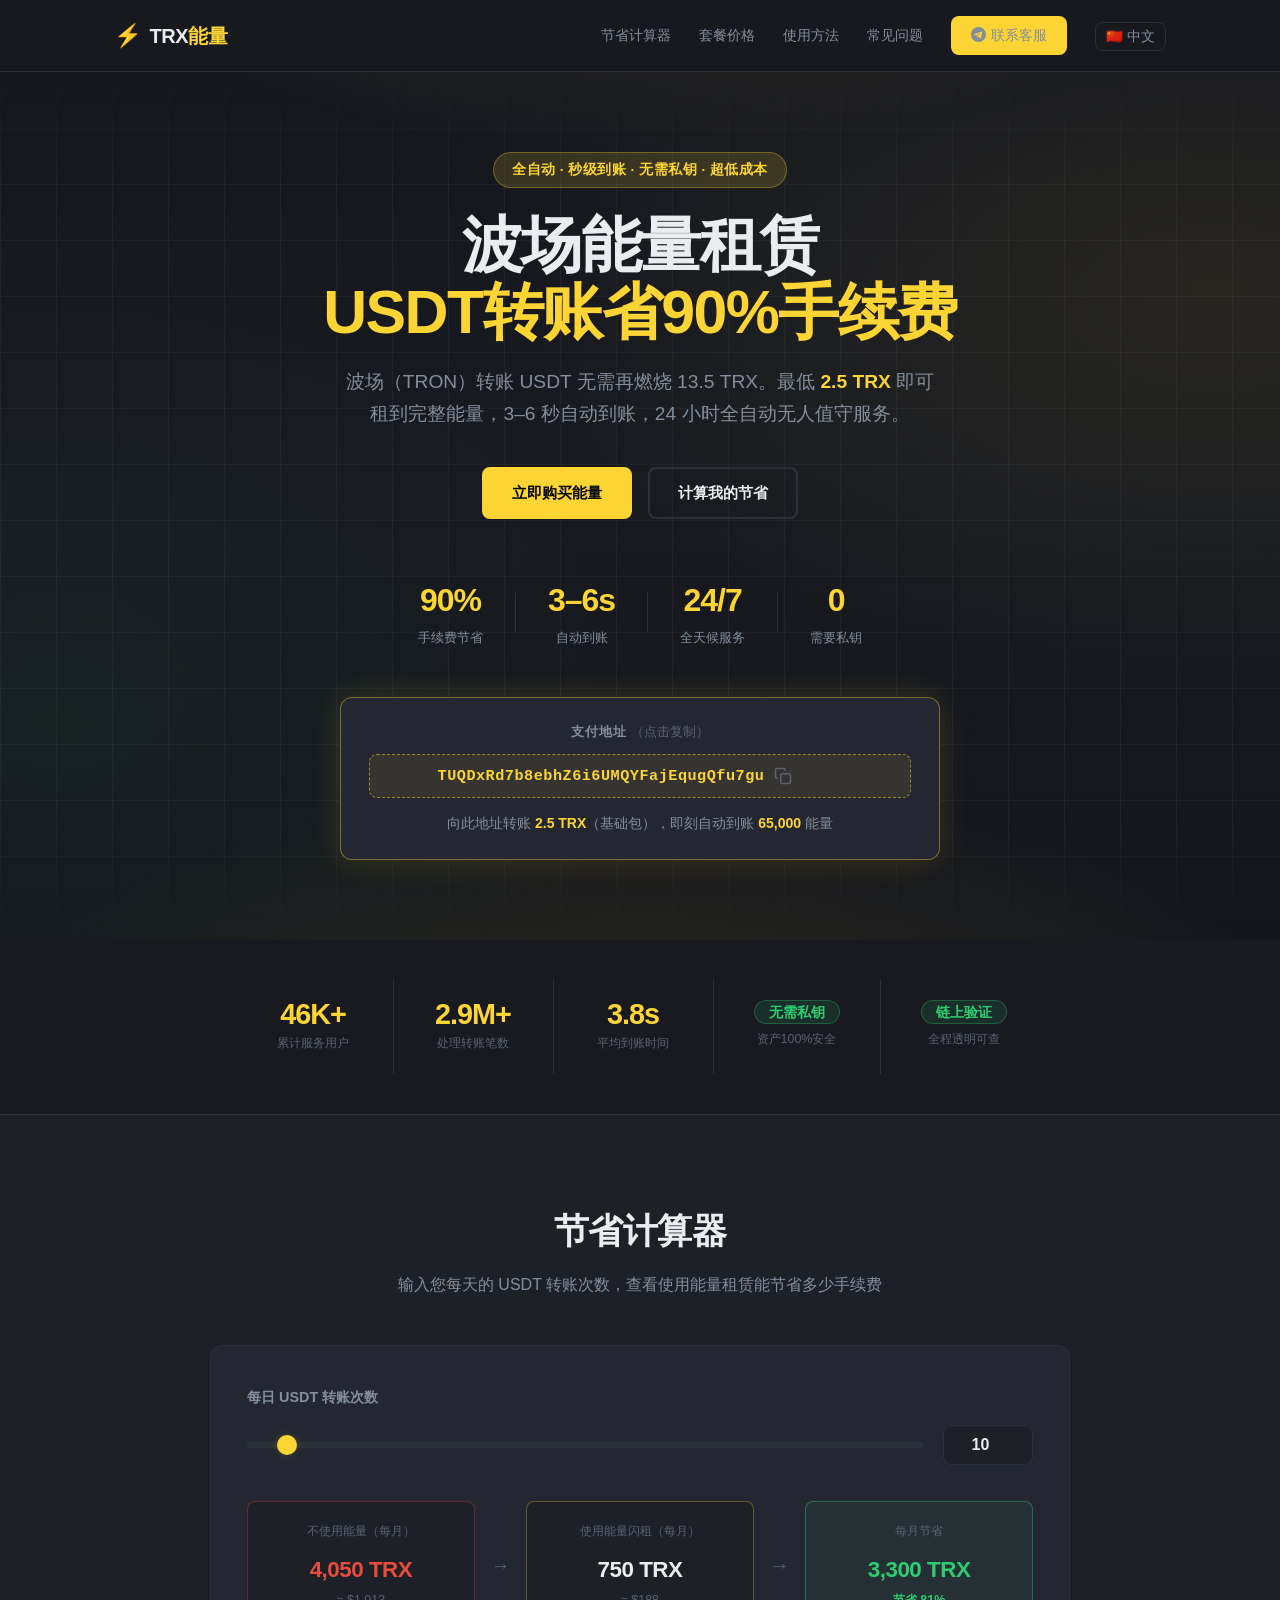
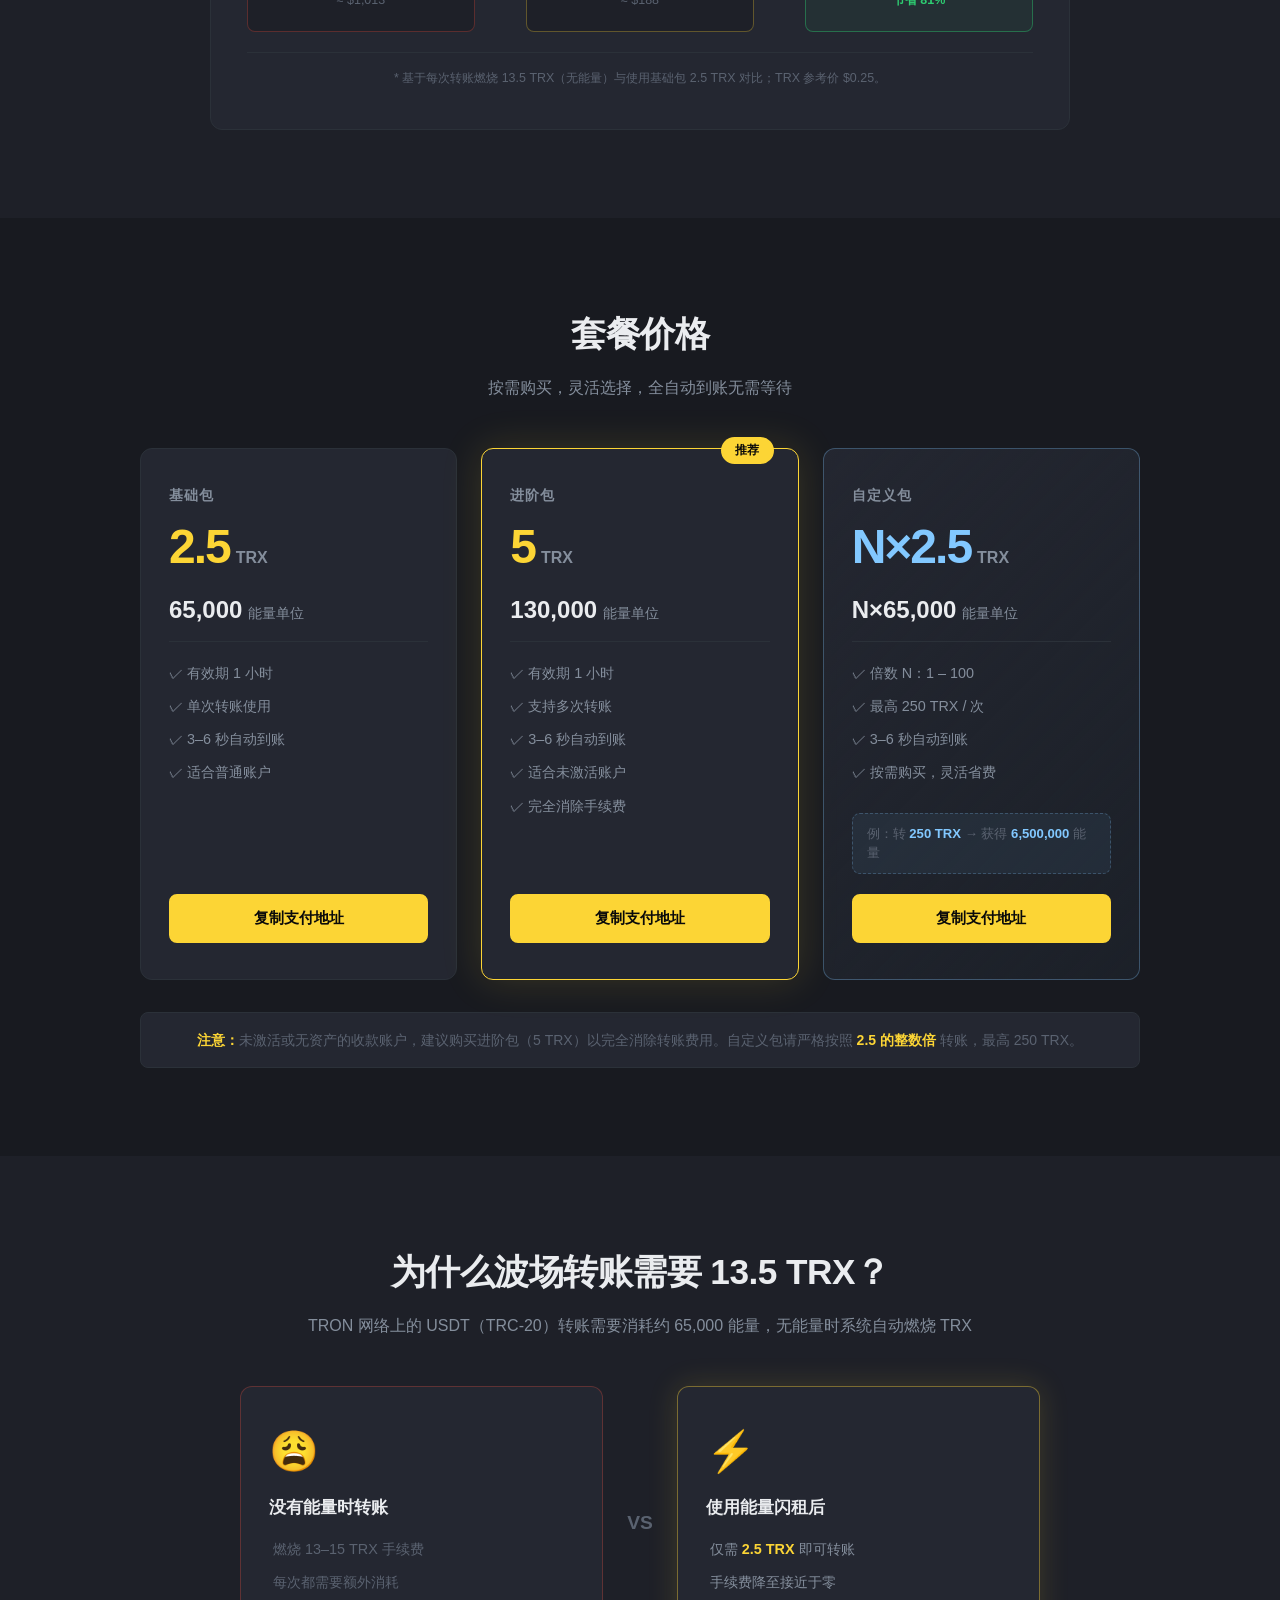
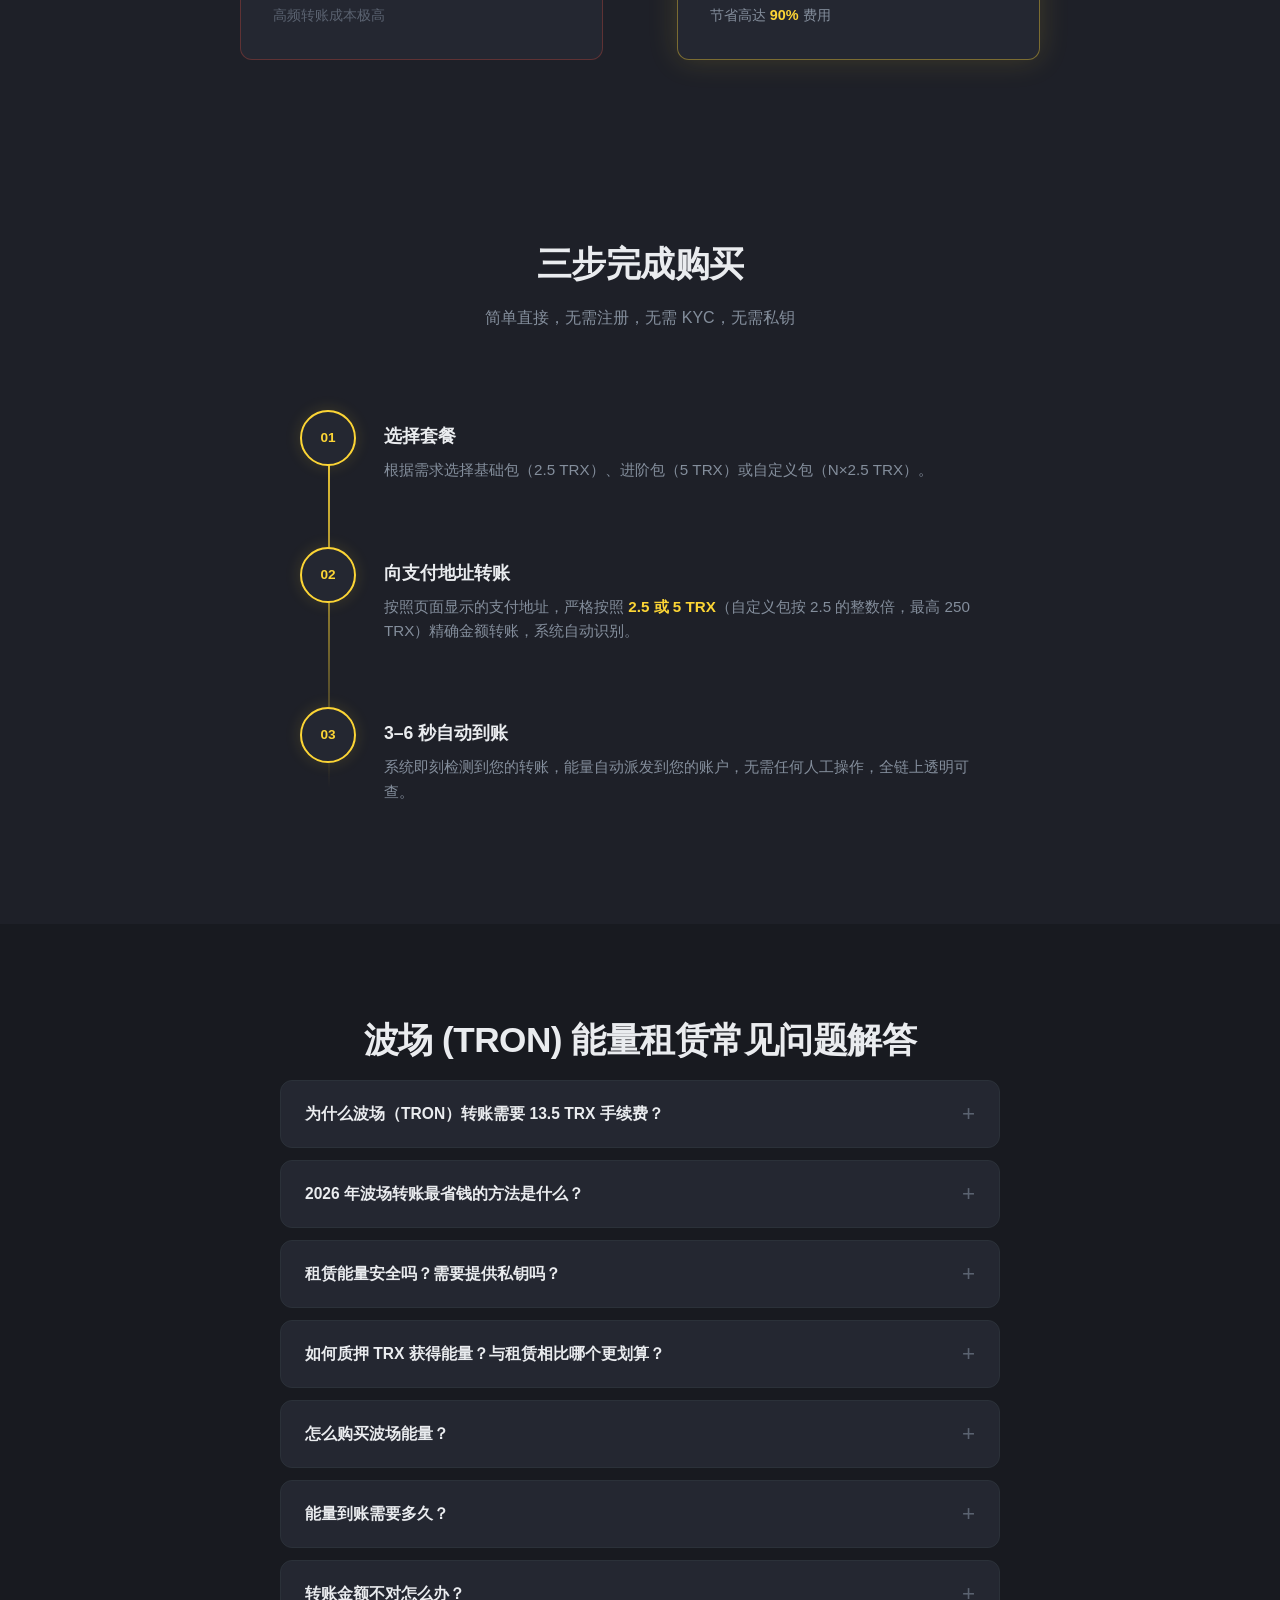
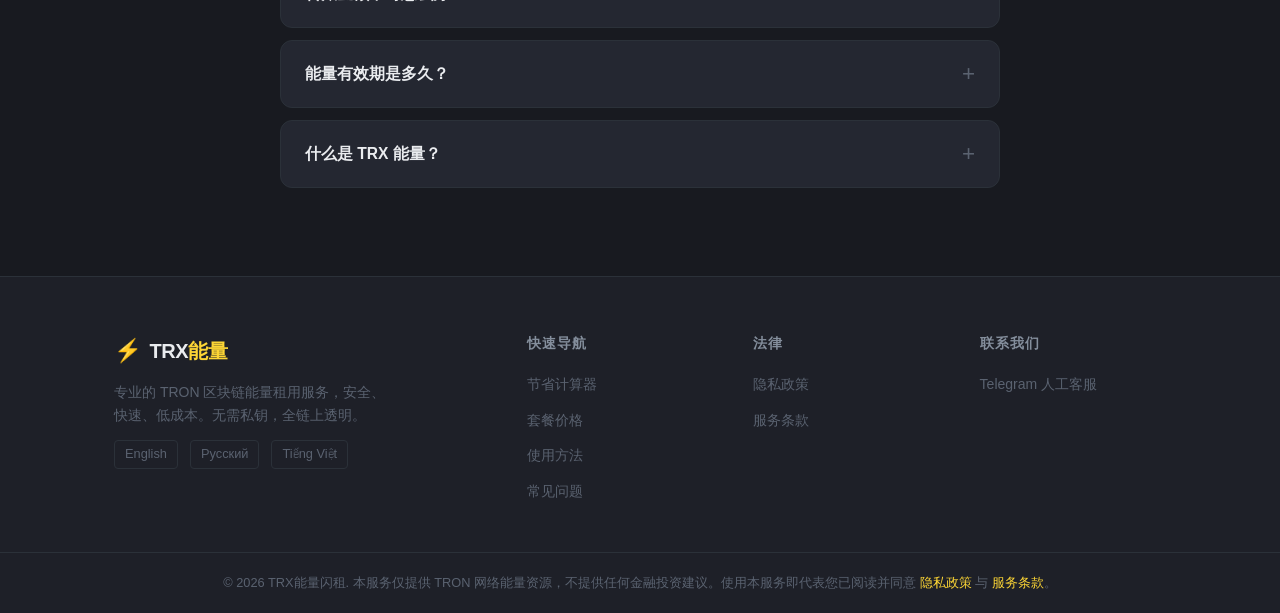
<file: index.html>
<!DOCTYPE html>
<html lang="zh-CN">
<head>
  <meta charset="UTF-8" />
  <meta name="viewport" content="width=device-width, initial-scale=1.0" />
  <title>TRON 能量租赁 - 节省 90% USDT 转账手续费 | TRX能量闪租 闪电到账</title>
  <meta name="description" content="专业的波场能量租赁平台。支持 USDT 转账手续费降至最低，平均节省 90% 以上。提供 TRX 能量购买、闪兑服务，智能合约保障，秒级到账，无需私钥，安全透明。" />
  <meta name="keywords" content="波场能量租赁,TRON Energy Rental,USDT转账手续费,购买TRON能量,TRX能量闪兑,波场省钱攻略,TRON能量,能量闪租,波场能量机器人,低成本USDT转账,TRX手续费,波场资源" />
  <link rel="canonical" href="https://2-trx.com/" />
  <link rel="icon" href="data:image/svg+xml,<svg xmlns='http://www.w3.org/2000/svg' viewBox='0 0 100 100'><text y='.9em' font-size='90'>⚡</text></svg>" />

  <!-- hreflang 多语种 -->
  <link rel="alternate" hreflang="zh-CN" href="https://2-trx.com/" />
  <link rel="alternate" hreflang="en" href="https://2-trx.com/en/" />
  <link rel="alternate" hreflang="ru" href="https://2-trx.com/ru/" />
  <link rel="alternate" hreflang="vi" href="https://2-trx.com/vi/" />
  <link rel="alternate" hreflang="x-default" href="https://2-trx.com/" />

  <!-- Open Graph -->
  <meta property="og:type" content="website" />
  <meta property="og:url" content="https://2-trx.com/" />
  <meta property="og:title" content="TRON 能量租赁 - 节省 90% USDT 转账手续费 | TRX能量闪租" />
  <meta property="og:description" content="专业波场能量租赁平台，平均节省 90% 以上手续费。TRX 能量购买、闪兑服务，秒级到账，无需私钥，安全透明。" />
  <meta property="og:image" content="https://2-trx.com/assets/og-image.png" />
  <meta property="og:locale" content="zh_CN" />
  <meta property="og:locale:alternate" content="en_US" />
  <meta property="og:locale:alternate" content="ru_RU" />
  <meta property="og:site_name" content="TRX能量闪租" />

  <!-- Twitter Card -->
  <meta name="twitter:card" content="summary_large_image" />
  <meta name="twitter:title" content="TRON 能量租赁 - 节省 90% USDT 转账手续费 | TRX能量闪租" />
  <meta name="twitter:description" content="专业波场能量租赁，平均节省 90% 手续费。2.5 TRX 获得 65,000 能量，秒级到账，无需私钥。" />

  <!-- JSON-LD: WebSite -->
  <script type="application/ld+json">
  {
    "@context": "https://schema.org",
    "@type": "WebSite",
    "name": "TRX能量闪租",
    "url": "https://2-trx.com/",
    "description": "专业波场能量租赁平台，帮助用户以极低成本完成USDT转账",
    "inLanguage": ["zh-CN", "en", "ru", "vi"],
    "potentialAction": {
      "@type": "SearchAction",
      "target": "https://2-trx.com/?q={search_term_string}",
      "query-input": "required name=search_term_string"
    }
  }
  </script>

  <!-- JSON-LD: Organization + AggregateRating -->
  <script type="application/ld+json">
  {
    "@context": "https://schema.org",
    "@type": "Organization",
    "name": "TRX能量闪租",
    "url": "https://2-trx.com/",
    "logo": "https://2-trx.com/assets/og-image.png",
    "contactPoint": {
      "@type": "ContactPoint",
      "contactType": "customer service",
      "url": "https://t.me/twotrx_24h",
      "availableLanguage": ["Chinese", "English"]
    },
    "aggregateRating": {
      "@type": "AggregateRating",
      "ratingValue": "4.9",
      "reviewCount": "3200",
      "bestRating": "5",
      "worstRating": "1"
    }
  }
  </script>

  <!-- JSON-LD: Service + BreadcrumbList -->
  <script type="application/ld+json">
  {
    "@context": "https://schema.org",
    "@graph": [
      {
        "@type": "Service",
        "name": "波场能量租赁服务",
        "alternateName": "TRON Energy Rental",
        "description": "专业的TRON区块链能量租用服务。通过租用能量，USDT转账手续费可降低90%，每次仅需2.5 TRX。3-6秒自动到账，无需私钥，全天候服务。",
        "provider": {
          "@type": "Organization",
          "name": "TRX能量闪租"
        },
        "serviceType": "区块链能量租用",
        "areaServed": "全球",
        "hasOfferCatalog": {
          "@type": "OfferCatalog",
          "name": "能量套餐",
          "itemListElement": [
            {
              "@type": "Offer",
              "name": "基础包",
              "price": "2.5",
              "priceCurrency": "TRX",
              "description": "65,000能量，有效期1小时，适合单次USDT转账"
            },
            {
              "@type": "Offer",
              "name": "进阶包",
              "price": "5",
              "priceCurrency": "TRX",
              "description": "130,000能量，有效期1小时，支持多次转账，适合未激活账户"
            },
            {
              "@type": "Offer",
              "name": "自定义包",
              "description": "N×2.5 TRX获得N×65,000能量，N最大100倍，最高250 TRX获得6,500,000能量"
            }
          ]
        }
      },
      {
        "@type": "BreadcrumbList",
        "itemListElement": [
          {
            "@type": "ListItem",
            "position": 1,
            "name": "首页",
            "item": "https://2-trx.com/"
          },
          {
            "@type": "ListItem",
            "position": 2,
            "name": "套餐价格",
            "item": "https://2-trx.com/#pricing"
          },
          {
            "@type": "ListItem",
            "position": 3,
            "name": "常见问题",
            "item": "https://2-trx.com/#faq"
          }
        ]
      }
    ]
  }
  </script>

  <!-- JSON-LD: FAQPage (完整版) -->
  <script type="application/ld+json">
  {
    "@context": "https://schema.org",
    "@type": "FAQPage",
    "mainEntity": [
      {
        "@type": "Question",
        "name": "为什么波场（TRON）转账需要13.5 TRX手续费？",
        "acceptedAnswer": {
          "@type": "Answer",
          "text": "波场网络上的USDT（TRC-20）转账需要消耗约65,000单位的「能量」。若账户内没有能量，系统会自动燃烧约13.5 TRX作为手续费。通过租用能量，可将这笔费用降低至仅需2.5 TRX，节省约90%。"
        }
      },
      {
        "@type": "Question",
        "name": "波场转账最便宜的方法是什么？",
        "acceptedAnswer": {
          "@type": "Answer",
          "text": "波场转账最便宜的方法是通过TRX能量闪租平台租用能量。仅需2.5 TRX即可获得65,000能量，完成一次USDT转账，相比直接燃烧TRX手续费可节省约90%。高频转账用户可选择自定义包，批量购买更省钱。"
        }
      },
      {
        "@type": "Question",
        "name": "租赁能量安全吗？需要提供私钥吗？",
        "acceptedAnswer": {
          "@type": "Answer",
          "text": "完全安全，无需提供任何私钥。我们的服务通过链上地址识别技术，您只需向指定地址转入对应TRX金额，系统自动向您的钱包地址派发能量。整个过程无需授权，无需登录，不存在资产风险。"
        }
      },
      {
        "@type": "Question",
        "name": "如何质押TRX获得能量？与租赁相比哪个更划算？",
        "acceptedAnswer": {
          "@type": "Answer",
          "text": "质押TRX可获得长期能量，但需锁定大量TRX（质押约10,000 TRX才能获得约65,000能量/天）。租赁能量无需锁定资金，按需购买，2.5 TRX即用即付。对于散户和中低频用户，租赁远比质押划算；高频用户可结合使用。"
        }
      },
      {
        "@type": "Question",
        "name": "怎么购买波场能量？",
        "acceptedAnswer": {
          "@type": "Answer",
          "text": "直接向页面展示的支付地址转账即可，系统会自动识别您的转账金额并即刻派发相应的能量到您的账户。无需注册账号，无需联系客服，3-6秒自动到账。"
        }
      },
      {
        "@type": "Question",
        "name": "能量多久到账？",
        "acceptedAnswer": {
          "@type": "Answer",
          "text": "通常在转账后3-6秒内自动到账。全天24小时无人值守，随时转账随时到账，无需等待工作时间。"
        }
      },
      {
        "@type": "Question",
        "name": "转账金额不对怎么办？",
        "acceptedAnswer": {
          "@type": "Answer",
          "text": "请严格按照2.5或5 TRX转账（自定义包按2.5的整数倍，最高250 TRX）。如果金额不符，系统可能无法自动派发，请联系人工客服处理。"
        }
      },
      {
        "@type": "Question",
        "name": "能量有效期是多久？",
        "acceptedAnswer": {
          "@type": "Answer",
          "text": "每个套餐的能量有效期均为1小时，请在购买后1小时内完成USDT转账操作，以免能量过期浪费。"
        }
      }
    ]
  }
  </script>

  <link rel="stylesheet" href="assets/css/style.css?v=1.0.5" />
</head>
<body>

  <!-- ===== HEADER ===== -->
  <header class="site-header" role="banner">
    <div class="container header-inner">
      <a href="/" class="logo" aria-label="TRX能量闪租首页">
        <span class="logo-icon" aria-hidden="true">⚡</span>
        <span class="logo-text">TRX<em>能量</em></span>
      </a>
      <nav class="main-nav" role="navigation" aria-label="主导航">
        <a href="#calculator">节省计算器</a>
        <a href="#pricing">套餐价格</a>
        <a href="#how-it-works">使用方法</a>
        <a href="#faq">常见问题</a>
        <a href="https://t.me/twotrx_24h" class="btn-nav" rel="noopener noreferrer" target="_blank">
          <svg viewBox="0 0 24 24" width="15" height="15" fill="currentColor" aria-hidden="true" style="vertical-align:-2px;margin-right:5px"><path d="M12 0C5.373 0 0 5.373 0 12s5.373 12 12 12 12-5.373 12-12S18.627 0 12 0zm5.894 8.221-1.97 9.28c-.145.658-.537.818-1.084.508l-3-2.21-1.447 1.394c-.16.16-.295.295-.605.295l.213-3.053 5.56-5.023c.242-.213-.054-.333-.373-.12L8.32 13.617l-2.96-.924c-.643-.204-.657-.643.136-.953l11.57-4.461c.537-.194 1.006.131.828.942z"/></svg>联系客服
        </a>
        <!-- 语言切换 -->
        <div class="lang-switcher" aria-label="语言切换">
          <span class="lang-current">🇨🇳 中文</span>
          <div class="lang-dropdown">
            <a href="/en/" hreflang="en">🇺🇸 English</a>
            <a href="/ru/" hreflang="ru">🇷🇺 Русский</a>
            <a href="/vi/" hreflang="vi">🇻🇳 Tiếng Việt</a>
          </div>
        </div>
      </nav>
      <button class="nav-toggle" aria-label="展开菜单" aria-expanded="false">
        <span></span><span></span><span></span>
      </button>
    </div>
  </header>

  <main>

    <!-- ===== HERO ===== -->
    <section class="hero" aria-labelledby="hero-title">
      <div class="container hero-content">
        <div class="hero-badge">全自动 · 秒级到账 · 无需私钥 · 超低成本</div>
        <h1 id="hero-title">波场能量租赁<br /><span class="accent">USDT转账省90%手续费</span></h1>
        <p class="hero-subtitle">波场（TRON）转账 USDT 无需再燃烧 13.5 TRX。最低 <strong>2.5 TRX</strong> 即可租到完整能量，3–6 秒自动到账，24 小时全自动无人值守服务。</p>
        <div class="hero-actions">
          <a href="#pricing" class="btn btn-primary">立即购买能量</a>
          <a href="#calculator" class="btn btn-ghost">计算我的节省</a>
        </div>
        <div class="hero-stats" role="list">
          <div class="stat" role="listitem">
            <span class="stat-value">90%</span>
            <span class="stat-label">手续费节省</span>
          </div>
          <div class="stat-divider" aria-hidden="true"></div>
          <div class="stat" role="listitem">
            <span class="stat-value">3–6s</span>
            <span class="stat-label">自动到账</span>
          </div>
          <div class="stat-divider" aria-hidden="true"></div>
          <div class="stat" role="listitem">
            <span class="stat-value">24/7</span>
            <span class="stat-label">全天候服务</span>
          </div>
          <div class="stat-divider" aria-hidden="true"></div>
          <div class="stat" role="listitem">
            <span class="stat-value">0</span>
            <span class="stat-label">需要私钥</span>
          </div>
        </div>

        <!-- Payment Address -->
        <div class="pay-address-box">
          <p class="pay-address-label">支付地址 <span class="pay-address-hint">（点击复制）</span></p>
          <button class="pay-address-copy" id="copyAddress" aria-label="复制支付地址" data-address="TUQDxRd7b8ebhZ6i6UMQYFajEqugQfu7gu">
            <span class="pay-address-value">TUQDxRd7b8ebhZ6i6UMQYFajEqugQfu7gu</span>
            <svg class="copy-icon" viewBox="0 0 24 24" width="18" height="18" fill="none" stroke="currentColor" stroke-width="2" aria-hidden="true">
              <rect x="9" y="9" width="13" height="13" rx="2"/>
              <path d="M5 15H4a2 2 0 0 1-2-2V4a2 2 0 0 1 2-2h9a2 2 0 0 1 2 2v1"/>
            </svg>
            <span class="copy-feedback" aria-live="polite"></span>
          </button>
          <p class="pay-address-desc">向此地址转账 <strong>2.5 TRX</strong>（基础包），即刻自动到账 <strong>65,000</strong> 能量</p>
        </div>
      </div>
    </section>

    <!-- ===== TRUST STATS ===== -->
    <section class="trust-section" aria-labelledby="trust-title">
      <div class="container">
        <h2 id="trust-title" class="sr-only">平台数据</h2>
        <div class="trust-grid">
          <div class="trust-item">
            <span class="trust-value" data-target="52000" data-suffix="+">0</span>
            <span class="trust-label">累计服务用户</span>
          </div>
          <div class="trust-item">
            <span class="trust-value" data-target="3200000" data-suffix="+">0</span>
            <span class="trust-label">处理转账笔数</span>
          </div>
          <div class="trust-item">
            <span class="trust-value" data-target="4.2" data-suffix="s" data-float="true">0</span>
            <span class="trust-label">平均到账时间</span>
          </div>
          <div class="trust-item">
            <span class="trust-value trust-badge">无需私钥</span>
            <span class="trust-label">资产100%安全</span>
          </div>
          <div class="trust-item">
            <span class="trust-value trust-badge">链上验证</span>
            <span class="trust-label">全程透明可查</span>
          </div>
        </div>
      </div>
    </section>

    <!-- ===== CALCULATOR ===== -->
    <section class="calc-section" id="calculator" aria-labelledby="calc-title">
      <div class="container">
        <h2 id="calc-title" class="section-title">节省计算器</h2>
        <p class="section-subtitle">输入您每天的 USDT 转账次数，查看使用能量租赁能节省多少手续费</p>
        <div class="calc-card">
          <div class="calc-input-group">
            <label for="calc-transfers" class="calc-label">每日 USDT 转账次数</label>
            <div class="calc-slider-wrap">
              <input type="range" id="calc-slider" min="1" max="200" value="10" class="calc-slider" aria-label="转账次数滑块" />
              <input type="number" id="calc-transfers" min="1" max="10000" value="10" class="calc-number" aria-label="每日转账次数" />
            </div>
          </div>
          <div class="calc-results">
            <div class="calc-result-item calc-result-before">
              <span class="calc-result-label">不使用能量（每月）</span>
              <span class="calc-result-value" id="calc-before">4,050 TRX</span>
              <span class="calc-result-sub" id="calc-before-usd">≈ $1,012.5</span>
            </div>
            <div class="calc-result-arrow" aria-hidden="true">→</div>
            <div class="calc-result-item calc-result-after">
              <span class="calc-result-label">使用能量闪租（每月）</span>
              <span class="calc-result-value" id="calc-after">600 TRX</span>
              <span class="calc-result-sub" id="calc-after-usd">≈ $150</span>
            </div>
            <div class="calc-result-arrow" aria-hidden="true">→</div>
            <div class="calc-result-item calc-result-save">
              <span class="calc-result-label">每月节省</span>
              <span class="calc-result-value" id="calc-save">3,450 TRX</span>
              <span class="calc-result-sub" id="calc-save-pct">节省 85%</span>
            </div>
          </div>
          <p class="calc-note">* 基于每次转账燃烧 13.5 TRX（无能量）与使用基础包 2.5 TRX 对比；TRX 参考价 $0.25。</p>
        </div>
      </div>
    </section>

    <!-- ===== PRICING ===== -->
    <section class="pricing-section" id="pricing" aria-labelledby="pricing-title">
      <div class="container">
        <h2 id="pricing-title" class="section-title">套餐价格</h2>
        <p class="section-subtitle">按需购买，灵活选择，全自动到账无需等待</p>
        <div class="pricing-grid">

          <article class="pricing-card">
            <div class="pricing-tag">基础包</div>
            <div class="pricing-price">
              <span class="price-amount">2.5</span>
              <span class="price-unit">TRX</span>
            </div>
            <div class="pricing-energy">
              <span class="energy-value">65,000</span>
              <span class="energy-label">能量单位</span>
            </div>
            <ul class="pricing-features">
              <li>✓ 有效期 1 小时</li>
              <li>✓ 单次转账使用</li>
              <li>✓ 3–6 秒自动到账</li>
              <li>✓ 适合普通账户</li>
            </ul>
            <button class="btn btn-primary btn-block btn-copy-addr" data-address="TUQDxRd7b8ebhZ6i6UMQYFajEqugQfu7gu">复制支付地址</button>
          </article>

          <article class="pricing-card pricing-card-featured">
            <div class="pricing-badge">推荐</div>
            <div class="pricing-tag">进阶包</div>
            <div class="pricing-price">
              <span class="price-amount">5</span>
              <span class="price-unit">TRX</span>
            </div>
            <div class="pricing-energy">
              <span class="energy-value">130,000</span>
              <span class="energy-label">能量单位</span>
            </div>
            <ul class="pricing-features">
              <li>✓ 有效期 1 小时</li>
              <li>✓ 支持多次转账</li>
              <li>✓ 3–6 秒自动到账</li>
              <li>✓ 适合未激活账户</li>
              <li>✓ 完全消除手续费</li>
            </ul>
            <button class="btn btn-primary btn-block btn-copy-addr" data-address="TUQDxRd7b8ebhZ6i6UMQYFajEqugQfu7gu">复制支付地址</button>
          </article>

          <article class="pricing-card pricing-card-custom">
            <div class="pricing-tag">自定义包</div>
            <div class="pricing-price">
              <span class="price-amount">N×2.5</span>
              <span class="price-unit">TRX</span>
            </div>
            <div class="pricing-energy">
              <span class="energy-value">N×65,000</span>
              <span class="energy-label">能量单位</span>
            </div>
            <ul class="pricing-features">
              <li>✓ 倍数 N：1 – 100</li>
              <li>✓ 最高 250 TRX / 次</li>
              <li>✓ 3–6 秒自动到账</li>
              <li>✓ 按需购买，灵活省费</li>
            </ul>
            <div class="custom-example">
              例：转 <strong>250 TRX</strong> → 获得 <strong>6,500,000</strong> 能量
            </div>
            <button class="btn btn-primary btn-block btn-copy-addr" data-address="TUQDxRd7b8ebhZ6i6UMQYFajEqugQfu7gu">复制支付地址</button>
          </article>

        </div>

        <p class="pricing-note">
          <strong>注意：</strong>未激活或无资产的收款账户，建议购买进阶包（5 TRX）以完全消除转账费用。自定义包请严格按照 <strong>2.5 的整数倍</strong> 转账，最高 250 TRX。
        </p>
      </div>
    </section>

    <!-- ===== WHY SECTION ===== -->
    <section class="why-section" aria-labelledby="why-title">
      <div class="container">
        <h2 id="why-title" class="section-title">为什么波场转账需要 13.5 TRX？</h2>
        <p class="section-subtitle">TRON 网络上的 USDT（TRC-20）转账需要消耗约 65,000 能量，无能量时系统自动燃烧 TRX</p>
        <div class="compare-grid">
          <article class="compare-card compare-bad">
            <div class="compare-icon" aria-hidden="true">😩</div>
            <h3>没有能量时转账</h3>
            <ul>
              <li>燃烧 13–15 TRX 手续费</li>
              <li>每次都需要额外消耗</li>
              <li>高频转账成本极高</li>
            </ul>
          </article>
          <div class="compare-arrow" aria-hidden="true">VS</div>
          <article class="compare-card compare-good">
            <div class="compare-icon" aria-hidden="true">⚡</div>
            <h3>使用能量闪租后</h3>
            <ul>
              <li>仅需 <strong>2.5 TRX</strong> 即可转账</li>
              <li>手续费降至接近于零</li>
              <li>节省高达 <strong>90%</strong> 费用</li>
            </ul>
          </article>
        </div>
      </div>
    </section>

    <!-- ===== HOW IT WORKS ===== -->
    <section class="how-section" id="how-it-works" aria-labelledby="how-title">
      <div class="container">
        <h2 id="how-title" class="section-title">三步完成购买</h2>
        <p class="section-subtitle">简单直接，无需注册，无需 KYC，无需私钥</p>
        <ol class="steps-list">
          <li class="step">
            <div class="step-number" aria-hidden="true">01</div>
            <div class="step-content">
              <h3>选择套餐</h3>
              <p>根据需求选择基础包（2.5 TRX）、进阶包（5 TRX）或自定义包（N×2.5 TRX）。</p>
            </div>
          </li>
          <li class="step">
            <div class="step-number" aria-hidden="true">02</div>
            <div class="step-content">
              <h3>向支付地址转账</h3>
              <p>按照页面显示的支付地址，严格按照 <strong>2.5 或 5 TRX</strong>（自定义包按 2.5 的整数倍，最高 250 TRX）精确金额转账，系统自动识别。</p>
            </div>
          </li>
          <li class="step">
            <div class="step-number" aria-hidden="true">03</div>
            <div class="step-content">
              <h3>3–6 秒自动到账</h3>
              <p>系统即刻检测到您的转账，能量自动派发到您的账户，无需任何人工操作，全链上透明可查。</p>
            </div>
          </li>
        </ol>
      </div>
    </section>

    <!-- ===== FAQ ===== -->
    <section class="faq-section" id="faq" aria-labelledby="faq-title">
      <div class="container">
        <h2 id="faq-title" class="section-title">波场 (TRON) 能量租赁常见问题解答</h2>
        <dl class="faq-list">

          <div class="faq-item">
            <dt class="faq-question">
              <button aria-expanded="false" aria-controls="faq-1">为什么波场（TRON）转账需要 13.5 TRX 手续费？</button>
            </dt>
            <dd class="faq-answer" id="faq-1" hidden>
              波场网络上的 USDT（TRC-20）转账需要消耗约 65,000 单位的「能量」。若账户内没有能量，系统会自动燃烧约 <strong>13.5 TRX</strong> 作为手续费。通过租用能量，可将这笔费用降低至仅需 2.5 TRX，节省约 <strong>90%</strong>。
            </dd>
          </div>

          <div class="faq-item">
            <dt class="faq-question">
              <button aria-expanded="false" aria-controls="faq-2">2026 年波场转账最省钱的方法是什么？</button>
            </dt>
            <dd class="faq-answer" id="faq-2" hidden>
              波场转账最便宜的方法是通过 TRX 能量闪租平台租用能量。仅需 <strong>2.5 TRX</strong> 即可获得 65,000 能量，完成一次 USDT 转账，相比直接燃烧 TRX 手续费可节省约 90%。高频转账用户推荐自定义包，可批量购买大额能量，进一步降低单次成本。
            </dd>
          </div>

          <div class="faq-item">
            <dt class="faq-question">
              <button aria-expanded="false" aria-controls="faq-3">租赁能量安全吗？需要提供私钥吗？</button>
            </dt>
            <dd class="faq-answer" id="faq-3" hidden>
              <strong>完全安全，无需提供任何私钥。</strong>我们的服务通过链上地址识别技术，您只需向指定地址转入对应 TRX 金额，系统自动向您的钱包地址派发能量。整个过程无需授权、无需登录、不存在资产风险，全链上透明可查。
            </dd>
          </div>

          <div class="faq-item">
            <dt class="faq-question">
              <button aria-expanded="false" aria-controls="faq-4">如何质押 TRX 获得能量？与租赁相比哪个更划算？</button>
            </dt>
            <dd class="faq-answer" id="faq-4" hidden>
              质押 TRX 可获得长期能量，但需锁定大量资金（质押约 10,000 TRX 才能获得约 65,000 能量/天）。租赁能量无需锁定资金，按需购买，<strong>2.5 TRX 即用即付</strong>。对于散户和中低频用户，租赁远比质押划算；日均转账 50 次以上的大户可考虑结合使用。
            </dd>
          </div>

          <div class="faq-item">
            <dt class="faq-question">
              <button aria-expanded="false" aria-controls="faq-5">怎么购买波场能量？</button>
            </dt>
            <dd class="faq-answer" id="faq-5" hidden>
              直接向页面展示的支付地址转账即可，系统会自动识别您的转账金额并即刻派发相应的能量到您的账户。无需注册账号，无需联系客服，3–6 秒自动到账。
            </dd>
          </div>

          <div class="faq-item">
            <dt class="faq-question">
              <button aria-expanded="false" aria-controls="faq-6">能量到账需要多久？</button>
            </dt>
            <dd class="faq-answer" id="faq-6" hidden>
              通常在转账后 3–6 秒内自动到账。全天 24 小时无人值守，随时转账随时到账，无需等待工作时间。
            </dd>
          </div>

          <div class="faq-item">
            <dt class="faq-question">
              <button aria-expanded="false" aria-controls="faq-7">转账金额不对怎么办？</button>
            </dt>
            <dd class="faq-answer" id="faq-7" hidden>
              请严格按照 2.5 或 5 TRX 转账（自定义包按 2.5 的整数倍）。如果金额不符，系统可能无法自动派发。如遇此情况，请点击页面客服联系人工处理。
            </dd>
          </div>

          <div class="faq-item">
            <dt class="faq-question">
              <button aria-expanded="false" aria-controls="faq-8">能量有效期是多久？</button>
            </dt>
            <dd class="faq-answer" id="faq-8" hidden>
              每个套餐的能量有效期均为 <strong>1 小时</strong>，请在购买后 1 小时内完成 USDT 转账操作，以免能量过期浪费。
            </dd>
          </div>

          <div class="faq-item">
            <dt class="faq-question">
              <button aria-expanded="false" aria-controls="faq-9">什么是 TRX 能量？</button>
            </dt>
            <dd class="faq-answer" id="faq-9" hidden>
              TRON 区块链上执行智能合约（如 USDT TRC-20 转账）需要消耗「能量」资源。没有能量时，系统会自动燃烧您账户中的 TRX 作为手续费（约 13–15 TRX）。通过租用能量，您可以大幅降低每次转账的实际成本，是高频转账用户的必备工具。
            </dd>
          </div>

        </dl>
      </div>
    </section>

  </main>

  <!-- ===== FOOTER ===== -->
  <footer class="site-footer" id="contact" role="contentinfo">
    <div class="container footer-inner">
      <div class="footer-brand">
        <a href="/" class="logo" aria-label="TRX能量闪租首页">
          <span class="logo-icon" aria-hidden="true">⚡</span>
          <span class="logo-text">TRX<em>能量</em></span>
        </a>
        <p>专业的 TRON 区块链能量租用服务，安全、快速、低成本。无需私钥，全链上透明。</p>
        <div class="footer-langs">
          <a href="/en/" hreflang="en">English</a>
          <a href="/ru/" hreflang="ru">Русский</a>
          <a href="/vi/" hreflang="vi">Tiếng Việt</a>
        </div>
      </div>
      <nav class="footer-nav" aria-label="页脚导航">
        <h3>快速导航</h3>
        <ul>
          <li><a href="#calculator">节省计算器</a></li>
          <li><a href="#pricing">套餐价格</a></li>
          <li><a href="#how-it-works">使用方法</a></li>
          <li><a href="#faq">常见问题</a></li>
        </ul>
      </nav>
      <div class="footer-legal">
        <h3>法律</h3>
        <ul>
          <li><a href="/privacy.html">隐私政策</a></li>
          <li><a href="/terms.html">服务条款</a></li>
        </ul>
      </div>
      <div class="footer-contact">
        <h3>联系我们</h3>
        <ul>
          <li><a href="https://t.me/twotrx_24h" rel="noopener noreferrer" target="_blank">Telegram 人工客服</a></li>
        </ul>
      </div>
    </div>
    <div class="footer-bottom">
      <div class="container">
        <p>&copy; 2026 TRX能量闪租. 本服务仅提供 TRON 网络能量资源，不提供任何金融投资建议。使用本服务即代表您已阅读并同意 <a href="/privacy.html">隐私政策</a> 与 <a href="/terms.html">服务条款</a>。</p>
      </div>
    </div>
  </footer>

  <script src="assets/js/main.js?v=1.0.3"></script>
</body>
</html>
</file>
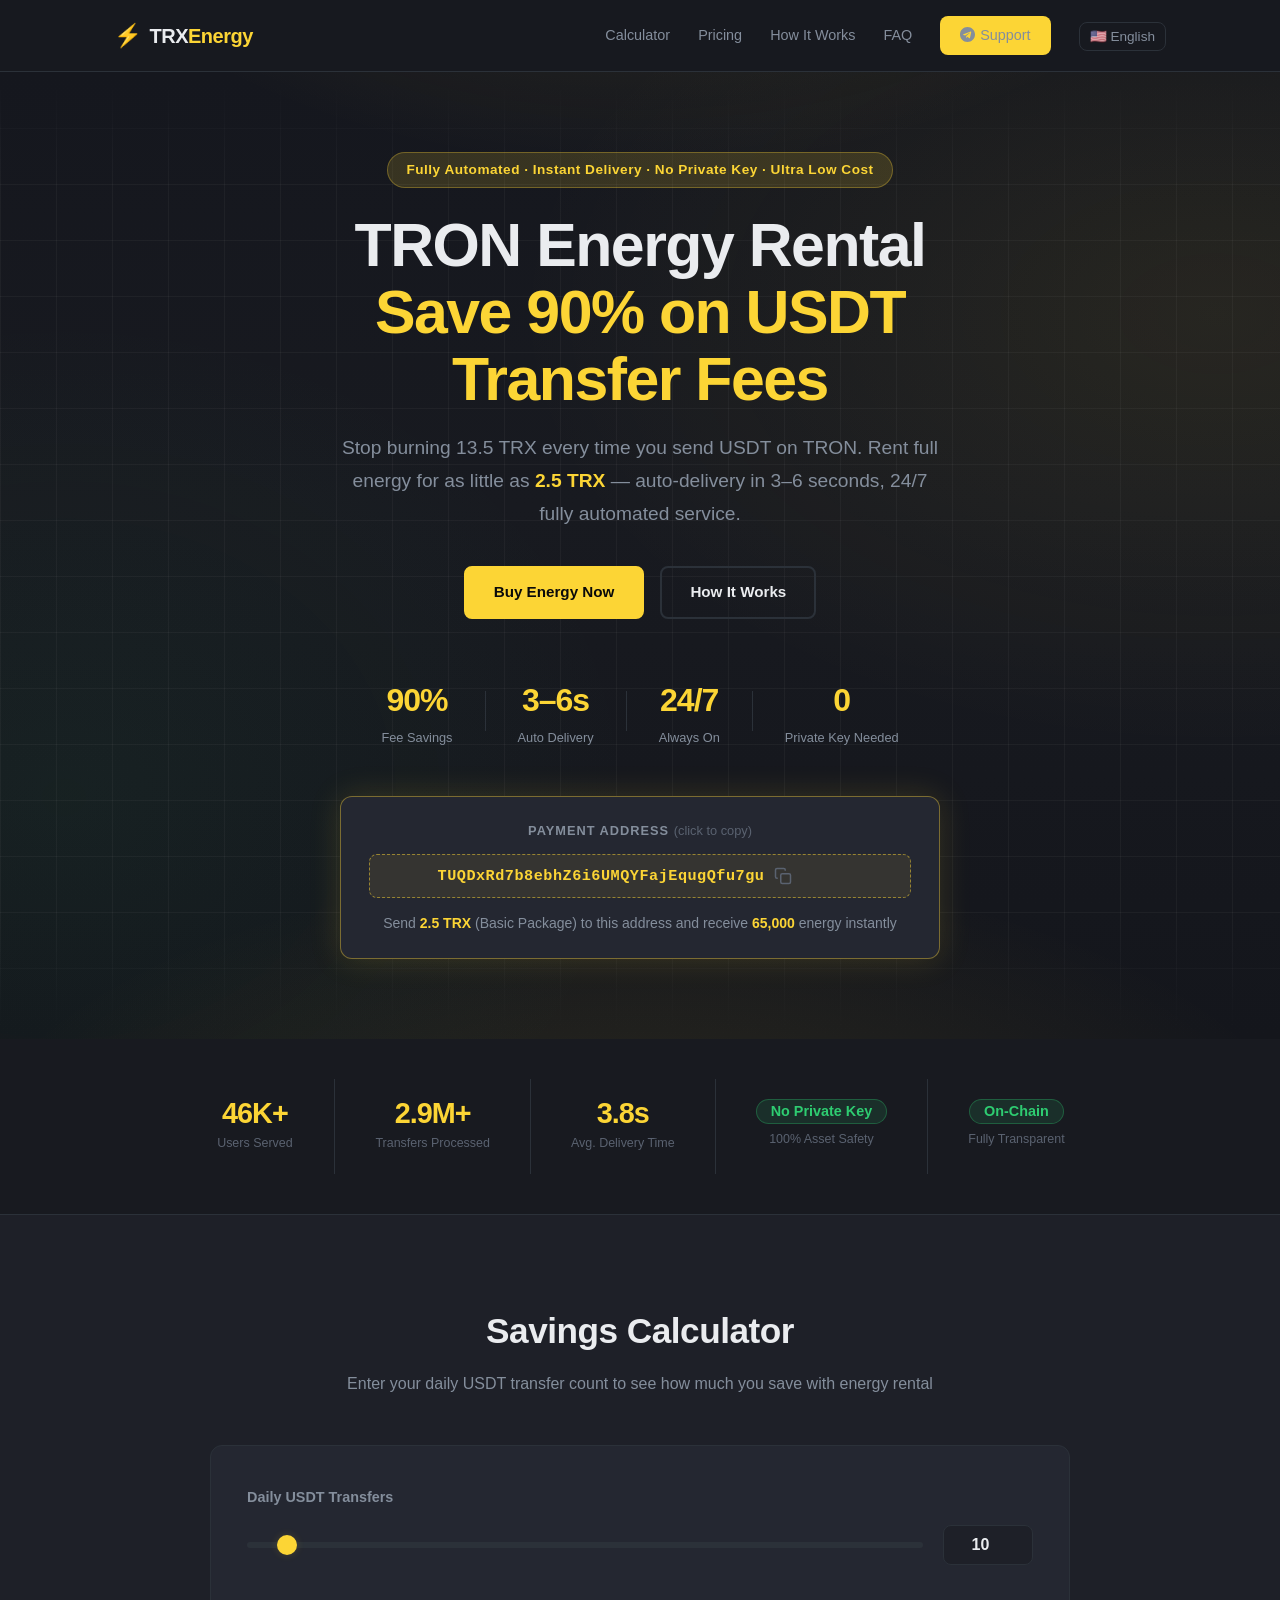
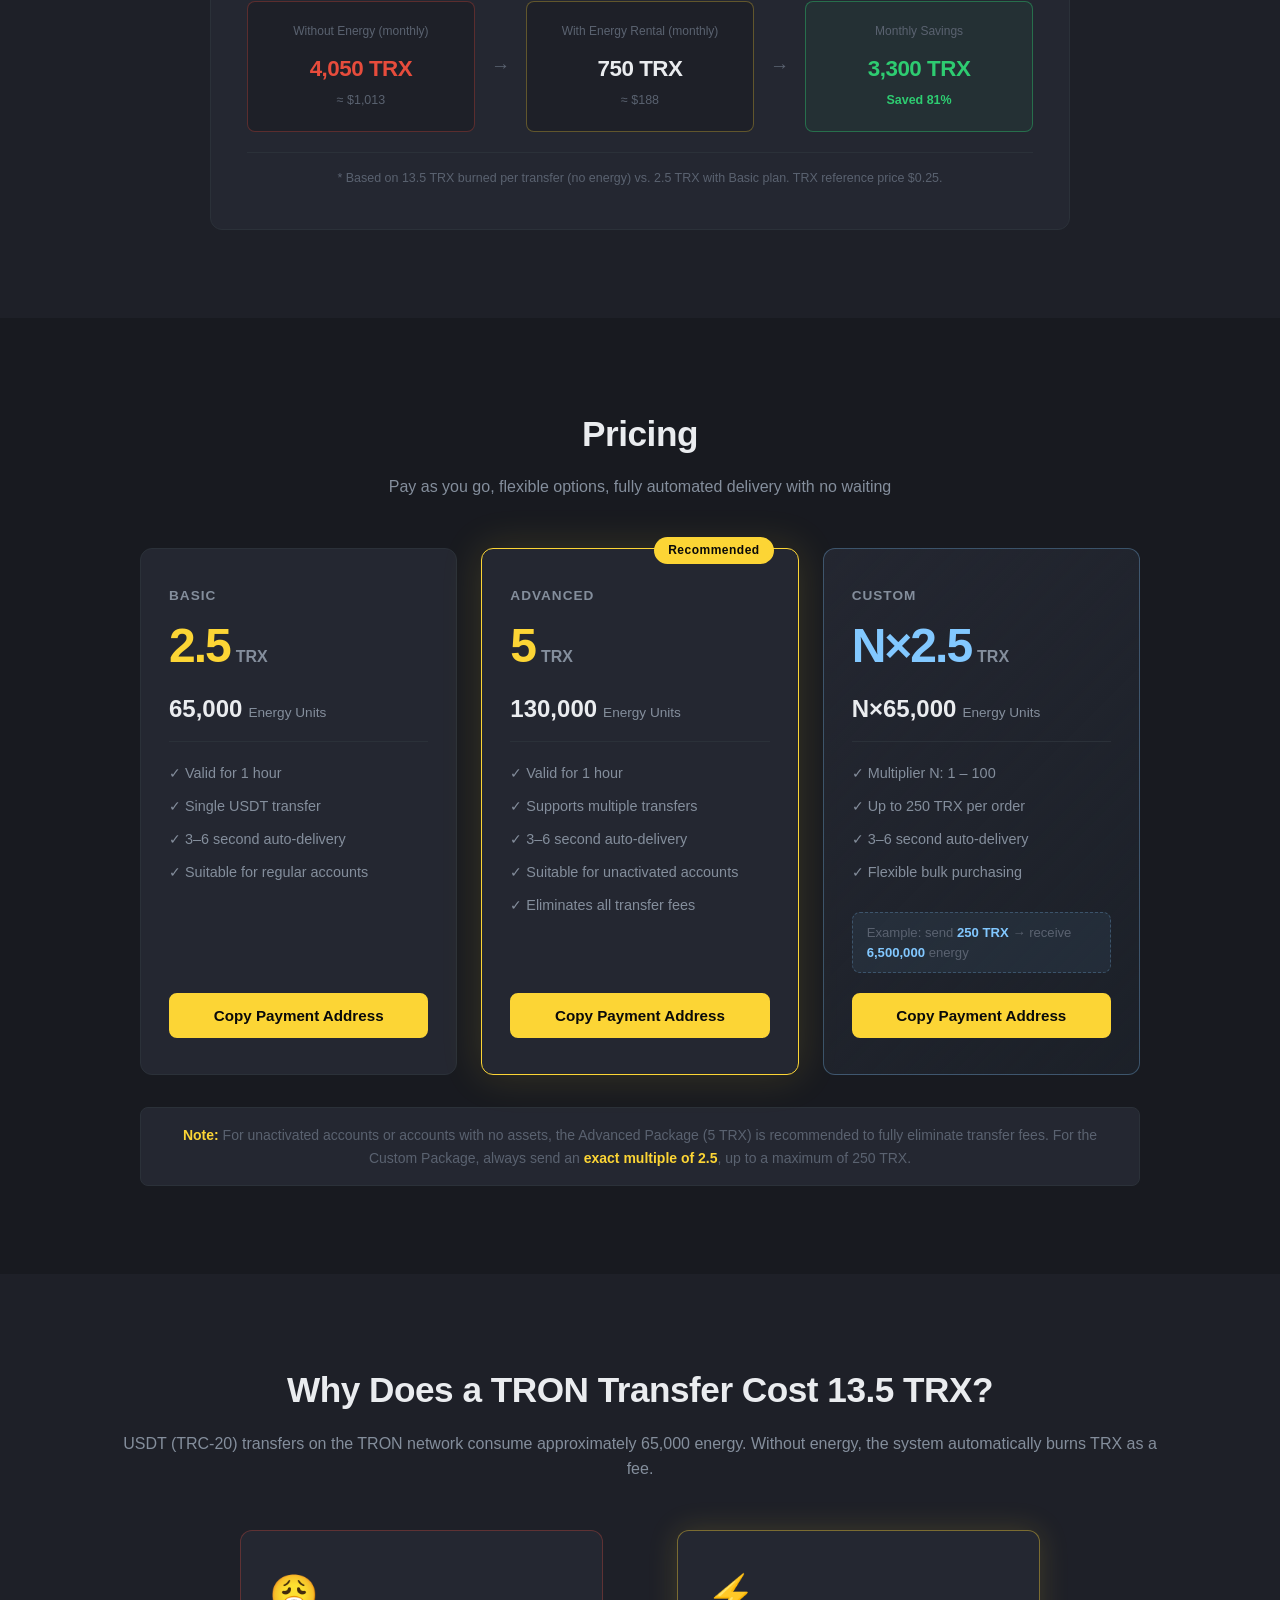
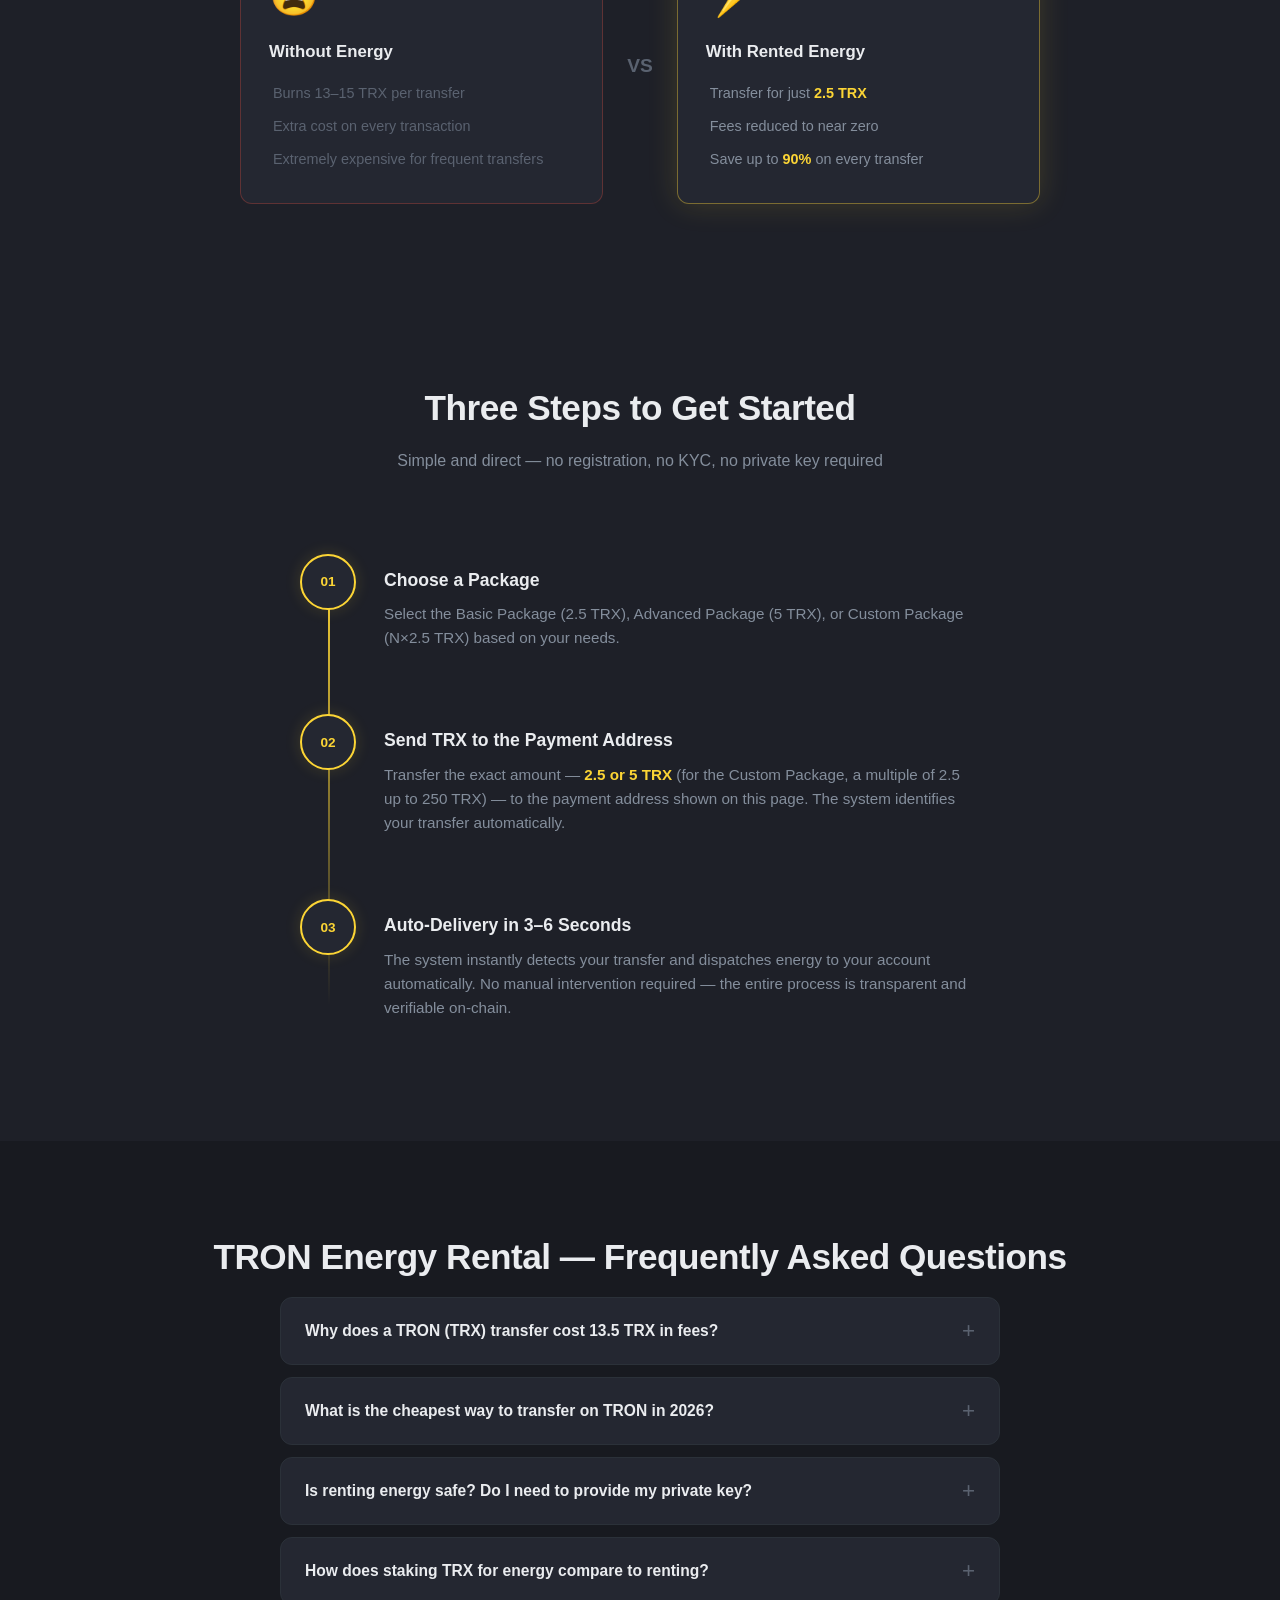
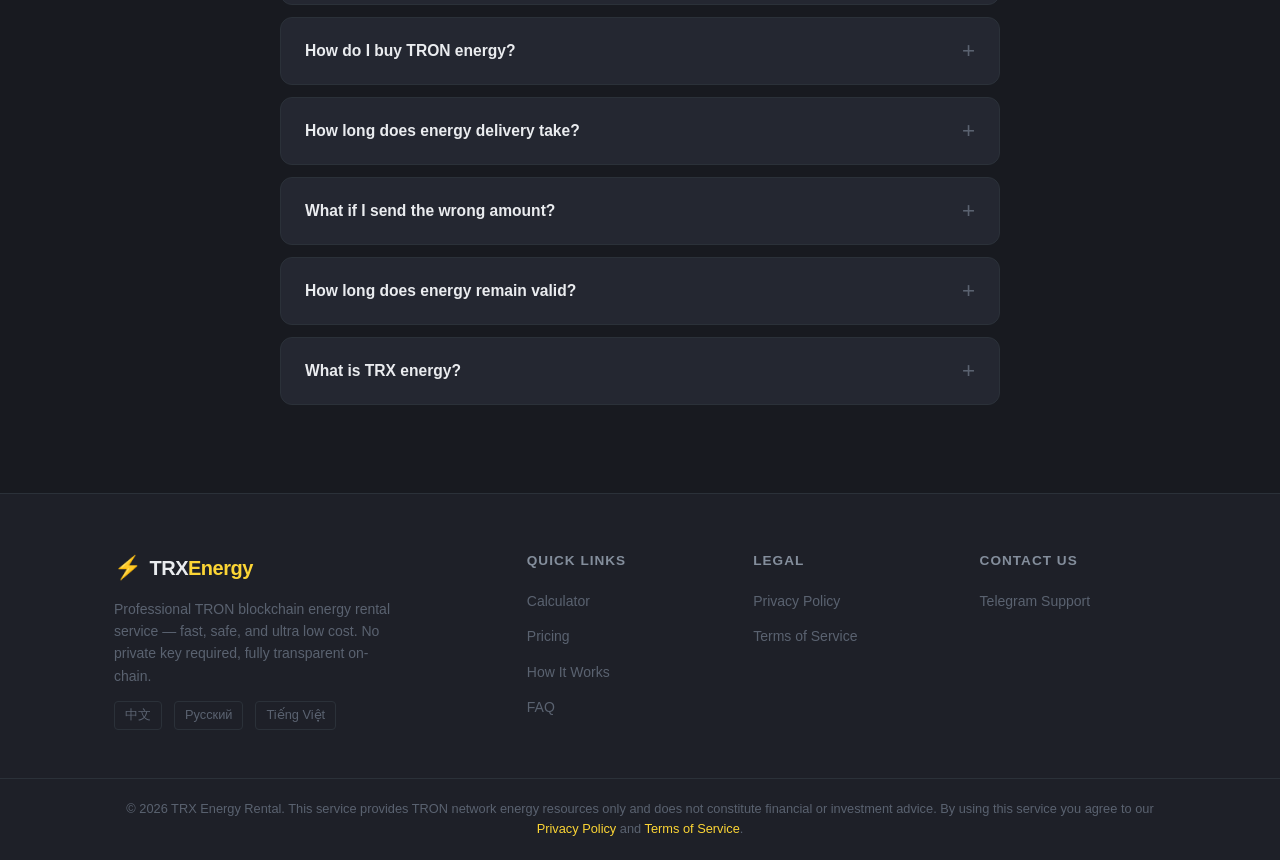
<file: en/index.html>
<!DOCTYPE html>
<html lang="en">
<head>
  <meta charset="UTF-8" />
  <meta name="viewport" content="width=device-width, initial-scale=1.0" />
  <title>TRON Energy Rental - Save 90% on USDT Transfer Fees | TRX Energy Flash Rent</title>
  <meta name="description" content="Professional TRON energy rental platform. Save up to 90% on USDT transfer fees. Buy TRX energy, instant flash delivery in 3-6 seconds. Smart contract secured, no private key required, fully transparent." />
  <meta name="keywords" content="TRON energy rental, TRON Energy Rental, USDT transfer fee, buy TRON energy, TRX energy flash swap, TRON saving guide, low cost USDT transfer, rent TRON energy, TRX energy, TRON resources" />
  <link rel="canonical" href="https://2-trx.com/en/" />
  <link rel="icon" href="data:image/svg+xml,<svg xmlns='http://www.w3.org/2000/svg' viewBox='0 0 100 100'><text y='.9em' font-size='90'>⚡</text></svg>" />

  <!-- hreflang alternates -->
  <link rel="alternate" hreflang="zh-CN" href="https://2-trx.com/" />
  <link rel="alternate" hreflang="en" href="https://2-trx.com/en/" />
  <link rel="alternate" hreflang="ru" href="https://2-trx.com/ru/" />
  <link rel="alternate" hreflang="vi" href="https://2-trx.com/vi/" />
  <link rel="alternate" hreflang="x-default" href="https://2-trx.com/" />

  <!-- Open Graph -->
  <meta property="og:type" content="website" />
  <meta property="og:url" content="https://2-trx.com/en/" />
  <meta property="og:title" content="TRON Energy Rental | Buy TRX Energy - Save 90% on USDT Transfer Fees" />
  <meta property="og:description" content="2.5 TRX gets 65,000 energy. Save 90% on USDT transfer fees. Auto-delivery in 3-6 seconds, 24/7 fully automated service. No private key required." />
  <meta property="og:image" content="https://2-trx.com/assets/og-image.png" />
  <meta property="og:locale" content="en_US" />
  <meta property="og:locale:alternate" content="zh_CN" />
  <meta property="og:locale:alternate" content="ru_RU" />
  <meta property="og:site_name" content="TRX Energy Rental" />

  <!-- Twitter Card -->
  <meta name="twitter:card" content="summary_large_image" />
  <meta name="twitter:title" content="TRON Energy Rental | Save 90% on USDT Transfer Fees" />
  <meta name="twitter:description" content="2.5 TRX gets 65,000 TRON energy. Auto-delivery in 3-6 seconds, 24/7 service." />

  <!-- JSON-LD: WebSite -->
  <script type="application/ld+json">
  {
    "@context": "https://schema.org",
    "@type": "WebSite",
    "name": "TRX Energy Rental",
    "url": "https://2-trx.com/en/",
    "description": "Professional TRON energy rental platform helping users complete USDT transfers at minimal cost",
    "inLanguage": "en",
    "potentialAction": {
      "@type": "SearchAction",
      "target": "https://2-trx.com/?q={search_term_string}",
      "query-input": "required name=search_term_string"
    }
  }
  </script>

  <!-- JSON-LD: Organization + AggregateRating -->
  <script type="application/ld+json">
  {
    "@context": "https://schema.org",
    "@type": "Organization",
    "name": "TRX Energy Rental",
    "url": "https://2-trx.com/",
    "logo": "https://2-trx.com/assets/og-image.png",
    "contactPoint": {
      "@type": "ContactPoint",
      "contactType": "customer service",
      "url": "https://t.me/twotrx_24h",
      "availableLanguage": ["English", "Chinese"]
    },
    "aggregateRating": {
      "@type": "AggregateRating",
      "ratingValue": "4.9",
      "reviewCount": "3200",
      "bestRating": "5",
      "worstRating": "1"
    }
  }
  </script>

  <!-- JSON-LD: Service + BreadcrumbList -->
  <script type="application/ld+json">
  {
    "@context": "https://schema.org",
    "@graph": [
      {
        "@type": "Service",
        "name": "TRON Energy Rental Service",
        "alternateName": "TRX Energy Rental",
        "description": "Professional TRON blockchain energy rental service. By renting energy, USDT transfer fees can be reduced by 90%, starting from just 2.5 TRX. Auto-delivery in 3-6 seconds, no private key required, 24/7 service.",
        "provider": {
          "@type": "Organization",
          "name": "TRX Energy Rental"
        },
        "serviceType": "Blockchain Energy Rental",
        "areaServed": "Worldwide",
        "hasOfferCatalog": {
          "@type": "OfferCatalog",
          "name": "Energy Packages",
          "itemListElement": [
            {
              "@type": "Offer",
              "name": "Basic Package",
              "price": "2.5",
              "priceCurrency": "TRX",
              "description": "65,000 energy, valid for 1 hour, suitable for a single USDT transfer"
            },
            {
              "@type": "Offer",
              "name": "Advanced Package",
              "price": "5",
              "priceCurrency": "TRX",
              "description": "130,000 energy, valid for 1 hour, supports multiple transfers, suitable for unactivated accounts"
            },
            {
              "@type": "Offer",
              "name": "Custom Package",
              "description": "N×2.5 TRX for N×65,000 energy, N up to 100, maximum 250 TRX for 6,500,000 energy"
            }
          ]
        }
      },
      {
        "@type": "BreadcrumbList",
        "itemListElement": [
          {
            "@type": "ListItem",
            "position": 1,
            "name": "Home",
            "item": "https://2-trx.com/en/"
          },
          {
            "@type": "ListItem",
            "position": 2,
            "name": "Pricing",
            "item": "https://2-trx.com/en/#pricing"
          },
          {
            "@type": "ListItem",
            "position": 3,
            "name": "FAQ",
            "item": "https://2-trx.com/en/#faq"
          }
        ]
      }
    ]
  }
  </script>

  <!-- JSON-LD: FAQPage -->
  <script type="application/ld+json">
  {
    "@context": "https://schema.org",
    "@type": "FAQPage",
    "mainEntity": [
      {
        "@type": "Question",
        "name": "Why does a TRON (TRX) transfer cost 13.5 TRX in fees?",
        "acceptedAnswer": {
          "@type": "Answer",
          "text": "USDT (TRC-20) transfers on the TRON network require approximately 65,000 units of 'energy'. If your account has no energy, the system automatically burns approximately 13.5 TRX as a transaction fee. By renting energy, you can reduce this cost to just 2.5 TRX, saving around 90%."
        }
      },
      {
        "@type": "Question",
        "name": "What is the cheapest way to transfer on TRON in 2026?",
        "acceptedAnswer": {
          "@type": "Answer",
          "text": "The cheapest way to transfer on TRON is to rent energy from the TRX Energy Rental platform. For just 2.5 TRX you get 65,000 energy to complete one USDT transfer, saving approximately 90% compared to burning TRX fees directly. High-frequency users should consider the Custom Package for bulk energy purchases at even lower per-transfer cost."
        }
      },
      {
        "@type": "Question",
        "name": "Is renting energy safe? Do I need to provide my private key?",
        "acceptedAnswer": {
          "@type": "Answer",
          "text": "Completely safe — no private key required whatsoever. Our service uses on-chain address recognition technology. You simply send the corresponding TRX amount to the designated address, and the system automatically dispatches energy to your wallet address. No authorization or login is needed, there is zero asset risk, and everything is fully transparent on-chain."
        }
      },
      {
        "@type": "Question",
        "name": "How do I buy TRON energy?",
        "acceptedAnswer": {
          "@type": "Answer",
          "text": "Simply transfer TRX to the payment address shown on this page. The system automatically recognizes your transfer amount and instantly dispatches the corresponding energy to your account. No registration, no customer service contact needed — auto-delivery in 3-6 seconds."
        }
      },
      {
        "@type": "Question",
        "name": "How long does energy delivery take?",
        "acceptedAnswer": {
          "@type": "Answer",
          "text": "Energy is typically delivered automatically within 3-6 seconds after your transfer. The service runs 24 hours a day, 7 days a week with no human intervention — transfer anytime and receive instantly, no need to wait for business hours."
        }
      },
      {
        "@type": "Question",
        "name": "What if I send the wrong amount?",
        "acceptedAnswer": {
          "@type": "Answer",
          "text": "Please send exactly 2.5 or 5 TRX (or for the Custom Package, a multiple of 2.5, up to 250 TRX). If the amount does not match a valid package, the system may be unable to automatically dispatch energy. If this happens, please contact customer support via the link on this page."
        }
      },
      {
        "@type": "Question",
        "name": "How long does energy remain valid?",
        "acceptedAnswer": {
          "@type": "Answer",
          "text": "Energy from every package is valid for 1 hour. Please complete your USDT transfer within 1 hour of purchase to avoid wasting expired energy."
        }
      },
      {
        "@type": "Question",
        "name": "What is TRX energy?",
        "acceptedAnswer": {
          "@type": "Answer",
          "text": "Executing smart contracts on the TRON blockchain — such as USDT TRC-20 transfers — requires an 'energy' resource. Without energy, the system burns TRX from your account as a fee (approximately 13-15 TRX). By renting energy you can dramatically reduce the real cost of each transfer, making it an essential tool for high-frequency users."
        }
      },
      {
        "@type": "Question",
        "name": "How does staking TRX for energy compare to renting?",
        "acceptedAnswer": {
          "@type": "Answer",
          "text": "Staking TRX provides long-term energy but requires locking up a large amount of TRX (roughly 10,000 TRX staked yields about 65,000 energy per day). Renting requires no locked funds — pay as you go for just 2.5 TRX. For retail and low-to-medium frequency users, renting is far more cost-effective; heavy users making 50+ transfers per day may consider combining both approaches."
        }
      }
    ]
  }
  </script>

  <link rel="stylesheet" href="../assets/css/style.css?v=1.0.5" />
</head>
<body>

  <!-- ===== HEADER ===== -->
  <header class="site-header" role="banner">
    <div class="container header-inner">
      <a href="/en/" class="logo" aria-label="TRX Energy Rental Home">
        <span class="logo-icon" aria-hidden="true">⚡</span>
        <span class="logo-text">TRX<em>Energy</em></span>
      </a>
      <nav class="main-nav" role="navigation" aria-label="Main navigation">
        <a href="#calculator">Calculator</a>
        <a href="#pricing">Pricing</a>
        <a href="#how-it-works">How It Works</a>
        <a href="#faq">FAQ</a>
        <a href="https://t.me/twotrx_24h" class="btn-nav" rel="noopener noreferrer" target="_blank">
          <svg viewBox="0 0 24 24" width="15" height="15" fill="currentColor" aria-hidden="true" style="vertical-align:-2px;margin-right:5px"><path d="M12 0C5.373 0 0 5.373 0 12s5.373 12 12 12 12-5.373 12-12S18.627 0 12 0zm5.894 8.221-1.97 9.28c-.145.658-.537.818-1.084.508l-3-2.21-1.447 1.394c-.16.16-.295.295-.605.295l.213-3.053 5.56-5.023c.242-.213-.054-.333-.373-.12L8.32 13.617l-2.96-.924c-.643-.204-.657-.643.136-.953l11.57-4.461c.537-.194 1.006.131.828.942z"/></svg>Support
        </a>
        <!-- Language switcher -->
        <div class="lang-switcher" aria-label="Language switcher">
          <span class="lang-current">🇺🇸 English</span>
          <div class="lang-dropdown">
            <a href="/" hreflang="zh-CN">🇨🇳 中文</a>
            <a href="/ru/" hreflang="ru">🇷🇺 Русский</a>
            <a href="/vi/" hreflang="vi">🇻🇳 Tiếng Việt</a>
          </div>
        </div>
      </nav>
      <button class="nav-toggle" aria-label="Toggle menu" aria-expanded="false">
        <span></span><span></span><span></span>
      </button>
    </div>
  </header>

  <main>

    <!-- ===== HERO ===== -->
    <section class="hero" aria-labelledby="hero-title">
      <div class="container hero-content">
        <div class="hero-badge">Fully Automated · Instant Delivery · No Private Key · Ultra Low Cost</div>
        <h1 id="hero-title">TRON Energy Rental<br /><span class="accent">Save 90% on USDT Transfer Fees</span></h1>
        <p class="hero-subtitle">Stop burning 13.5 TRX every time you send USDT on TRON. Rent full energy for as little as <strong>2.5 TRX</strong> — auto-delivery in 3–6 seconds, 24/7 fully automated service.</p>
        <div class="hero-actions">
          <a href="#pricing" class="btn btn-primary">Buy Energy Now</a>
          <a href="#how-it-works" class="btn btn-ghost">How It Works</a>
        </div>
        <div class="hero-stats" role="list">
          <div class="stat" role="listitem">
            <span class="stat-value">90%</span>
            <span class="stat-label">Fee Savings</span>
          </div>
          <div class="stat-divider" aria-hidden="true"></div>
          <div class="stat" role="listitem">
            <span class="stat-value">3–6s</span>
            <span class="stat-label">Auto Delivery</span>
          </div>
          <div class="stat-divider" aria-hidden="true"></div>
          <div class="stat" role="listitem">
            <span class="stat-value">24/7</span>
            <span class="stat-label">Always On</span>
          </div>
          <div class="stat-divider" aria-hidden="true"></div>
          <div class="stat" role="listitem">
            <span class="stat-value">0</span>
            <span class="stat-label">Private Key Needed</span>
          </div>
        </div>

        <!-- Payment Address -->
        <div class="pay-address-box">
          <p class="pay-address-label">Payment Address <span class="pay-address-hint">(click to copy)</span></p>
          <button class="pay-address-copy" id="copyAddress" aria-label="Copy payment address" data-address="TUQDxRd7b8ebhZ6i6UMQYFajEqugQfu7gu">
            <span class="pay-address-value">TUQDxRd7b8ebhZ6i6UMQYFajEqugQfu7gu</span>
            <svg class="copy-icon" viewBox="0 0 24 24" width="18" height="18" fill="none" stroke="currentColor" stroke-width="2" aria-hidden="true">
              <rect x="9" y="9" width="13" height="13" rx="2"/>
              <path d="M5 15H4a2 2 0 0 1-2-2V4a2 2 0 0 1 2-2h9a2 2 0 0 1 2 2v1"/>
            </svg>
            <span class="copy-feedback" aria-live="polite"></span>
          </button>
          <p class="pay-address-desc">Send <strong>2.5 TRX</strong> (Basic Package) to this address and receive <strong>65,000</strong> energy instantly</p>
        </div>
      </div>
    </section>

    <!-- ===== TRUST STATS ===== -->
    <section class="trust-section" aria-labelledby="trust-title">
      <div class="container">
        <h2 id="trust-title" class="sr-only">Platform Statistics</h2>
        <div class="trust-grid">
          <div class="trust-item">
            <span class="trust-value" data-target="52000" data-suffix="+">0</span>
            <span class="trust-label">Users Served</span>
          </div>
          <div class="trust-item">
            <span class="trust-value" data-target="3200000" data-suffix="+">0</span>
            <span class="trust-label">Transfers Processed</span>
          </div>
          <div class="trust-item">
            <span class="trust-value" data-target="4.2" data-suffix="s" data-float="true">0</span>
            <span class="trust-label">Avg. Delivery Time</span>
          </div>
          <div class="trust-item">
            <span class="trust-value trust-badge">No Private Key</span>
            <span class="trust-label">100% Asset Safety</span>
          </div>
          <div class="trust-item">
            <span class="trust-value trust-badge">On-Chain</span>
            <span class="trust-label">Fully Transparent</span>
          </div>
        </div>
      </div>
    </section>

    <!-- ===== CALCULATOR ===== -->
    <section class="calc-section" id="calculator" aria-labelledby="calc-title">
      <div class="container">
        <h2 id="calc-title" class="section-title">Savings Calculator</h2>
        <p class="section-subtitle">Enter your daily USDT transfer count to see how much you save with energy rental</p>
        <div class="calc-card">
          <div class="calc-input-group">
            <label for="calc-transfers" class="calc-label">Daily USDT Transfers</label>
            <div class="calc-slider-wrap">
              <input type="range" id="calc-slider" min="1" max="200" value="10" class="calc-slider" aria-label="Transfer count slider" />
              <input type="number" id="calc-transfers" min="1" max="10000" value="10" class="calc-number" aria-label="Daily transfer count" />
            </div>
          </div>
          <div class="calc-results">
            <div class="calc-result-item calc-result-before">
              <span class="calc-result-label">Without Energy (monthly)</span>
              <span class="calc-result-value" id="calc-before">4,050 TRX</span>
              <span class="calc-result-sub" id="calc-before-usd">≈ $1,013</span>
            </div>
            <div class="calc-result-arrow" aria-hidden="true">→</div>
            <div class="calc-result-item calc-result-after">
              <span class="calc-result-label">With Energy Rental (monthly)</span>
              <span class="calc-result-value" id="calc-after">600 TRX</span>
              <span class="calc-result-sub" id="calc-after-usd">≈ $150</span>
            </div>
            <div class="calc-result-arrow" aria-hidden="true">→</div>
            <div class="calc-result-item calc-result-save">
              <span class="calc-result-label">Monthly Savings</span>
              <span class="calc-result-value" id="calc-save">3,450 TRX</span>
              <span class="calc-result-sub" id="calc-save-pct">Saved 85%</span>
            </div>
          </div>
          <p class="calc-note">* Based on 13.5 TRX burned per transfer (no energy) vs. 2.5 TRX with Basic plan. TRX reference price $0.25.</p>
        </div>
      </div>
    </section>

    <!-- ===== PRICING ===== -->
    <section class="pricing-section" id="pricing" aria-labelledby="pricing-title">
      <div class="container">
        <h2 id="pricing-title" class="section-title">Pricing</h2>
        <p class="section-subtitle">Pay as you go, flexible options, fully automated delivery with no waiting</p>
        <div class="pricing-grid">

          <article class="pricing-card">
            <div class="pricing-tag">Basic</div>
            <div class="pricing-price">
              <span class="price-amount">2.5</span>
              <span class="price-unit">TRX</span>
            </div>
            <div class="pricing-energy">
              <span class="energy-value">65,000</span>
              <span class="energy-label">Energy Units</span>
            </div>
            <ul class="pricing-features">
              <li>✓ Valid for 1 hour</li>
              <li>✓ Single USDT transfer</li>
              <li>✓ 3–6 second auto-delivery</li>
              <li>✓ Suitable for regular accounts</li>
            </ul>
            <button class="btn btn-primary btn-block btn-copy-addr" data-address="TUQDxRd7b8ebhZ6i6UMQYFajEqugQfu7gu">Copy Payment Address</button>
          </article>

          <article class="pricing-card pricing-card-featured">
            <div class="pricing-badge">Recommended</div>
            <div class="pricing-tag">Advanced</div>
            <div class="pricing-price">
              <span class="price-amount">5</span>
              <span class="price-unit">TRX</span>
            </div>
            <div class="pricing-energy">
              <span class="energy-value">130,000</span>
              <span class="energy-label">Energy Units</span>
            </div>
            <ul class="pricing-features">
              <li>✓ Valid for 1 hour</li>
              <li>✓ Supports multiple transfers</li>
              <li>✓ 3–6 second auto-delivery</li>
              <li>✓ Suitable for unactivated accounts</li>
              <li>✓ Eliminates all transfer fees</li>
            </ul>
            <button class="btn btn-primary btn-block btn-copy-addr" data-address="TUQDxRd7b8ebhZ6i6UMQYFajEqugQfu7gu">Copy Payment Address</button>
          </article>

          <article class="pricing-card pricing-card-custom">
            <div class="pricing-tag">Custom</div>
            <div class="pricing-price">
              <span class="price-amount">N×2.5</span>
              <span class="price-unit">TRX</span>
            </div>
            <div class="pricing-energy">
              <span class="energy-value">N×65,000</span>
              <span class="energy-label">Energy Units</span>
            </div>
            <ul class="pricing-features">
              <li>✓ Multiplier N: 1 – 100</li>
              <li>✓ Up to 250 TRX per order</li>
              <li>✓ 3–6 second auto-delivery</li>
              <li>✓ Flexible bulk purchasing</li>
            </ul>
            <div class="custom-example">
              Example: send <strong>250 TRX</strong> → receive <strong>6,500,000</strong> energy
            </div>
            <button class="btn btn-primary btn-block btn-copy-addr" data-address="TUQDxRd7b8ebhZ6i6UMQYFajEqugQfu7gu">Copy Payment Address</button>
          </article>

        </div>

        <p class="pricing-note">
          <strong>Note:</strong> For unactivated accounts or accounts with no assets, the Advanced Package (5 TRX) is recommended to fully eliminate transfer fees. For the Custom Package, always send an <strong>exact multiple of 2.5</strong>, up to a maximum of 250 TRX.
        </p>
      </div>
    </section>

    <!-- ===== WHY SECTION ===== -->
    <section class="why-section" aria-labelledby="why-title">
      <div class="container">
        <h2 id="why-title" class="section-title">Why Does a TRON Transfer Cost 13.5 TRX?</h2>
        <p class="section-subtitle">USDT (TRC-20) transfers on the TRON network consume approximately 65,000 energy. Without energy, the system automatically burns TRX as a fee.</p>
        <div class="compare-grid">
          <article class="compare-card compare-bad">
            <div class="compare-icon" aria-hidden="true">😩</div>
            <h3>Without Energy</h3>
            <ul>
              <li>Burns 13–15 TRX per transfer</li>
              <li>Extra cost on every transaction</li>
              <li>Extremely expensive for frequent transfers</li>
            </ul>
          </article>
          <div class="compare-arrow" aria-hidden="true">VS</div>
          <article class="compare-card compare-good">
            <div class="compare-icon" aria-hidden="true">⚡</div>
            <h3>With Rented Energy</h3>
            <ul>
              <li>Transfer for just <strong>2.5 TRX</strong></li>
              <li>Fees reduced to near zero</li>
              <li>Save up to <strong>90%</strong> on every transfer</li>
            </ul>
          </article>
        </div>
      </div>
    </section>

    <!-- ===== HOW IT WORKS ===== -->
    <section class="how-section" id="how-it-works" aria-labelledby="how-title">
      <div class="container">
        <h2 id="how-title" class="section-title">Three Steps to Get Started</h2>
        <p class="section-subtitle">Simple and direct — no registration, no KYC, no private key required</p>
        <ol class="steps-list">
          <li class="step">
            <div class="step-number" aria-hidden="true">01</div>
            <div class="step-content">
              <h3>Choose a Package</h3>
              <p>Select the Basic Package (2.5 TRX), Advanced Package (5 TRX), or Custom Package (N×2.5 TRX) based on your needs.</p>
            </div>
          </li>
          <li class="step">
            <div class="step-number" aria-hidden="true">02</div>
            <div class="step-content">
              <h3>Send TRX to the Payment Address</h3>
              <p>Transfer the exact amount — <strong>2.5 or 5 TRX</strong> (for the Custom Package, a multiple of 2.5 up to 250 TRX) — to the payment address shown on this page. The system identifies your transfer automatically.</p>
            </div>
          </li>
          <li class="step">
            <div class="step-number" aria-hidden="true">03</div>
            <div class="step-content">
              <h3>Auto-Delivery in 3–6 Seconds</h3>
              <p>The system instantly detects your transfer and dispatches energy to your account automatically. No manual intervention required — the entire process is transparent and verifiable on-chain.</p>
            </div>
          </li>
        </ol>
      </div>
    </section>

    <!-- ===== FAQ ===== -->
    <section class="faq-section" id="faq" aria-labelledby="faq-title">
      <div class="container">
        <h2 id="faq-title" class="section-title">TRON Energy Rental — Frequently Asked Questions</h2>
        <dl class="faq-list">

          <div class="faq-item">
            <dt class="faq-question">
              <button aria-expanded="false" aria-controls="faq-1">Why does a TRON (TRX) transfer cost 13.5 TRX in fees?</button>
            </dt>
            <dd class="faq-answer" id="faq-1" hidden>
              USDT (TRC-20) transfers on the TRON network require approximately 65,000 units of "energy". If your account has no energy, the system automatically burns approximately <strong>13.5 TRX</strong> as a transaction fee. By renting energy, you can reduce this cost to just 2.5 TRX, saving around <strong>90%</strong>.
            </dd>
          </div>

          <div class="faq-item">
            <dt class="faq-question">
              <button aria-expanded="false" aria-controls="faq-2">What is the cheapest way to transfer on TRON in 2026?</button>
            </dt>
            <dd class="faq-answer" id="faq-2" hidden>
              The cheapest way to transfer on TRON is to rent energy from the TRX Energy Rental platform. For just <strong>2.5 TRX</strong> you get 65,000 energy to complete one USDT transfer, saving approximately 90% compared to burning TRX fees directly. High-frequency users should consider the Custom Package for bulk energy at an even lower per-transfer cost.
            </dd>
          </div>

          <div class="faq-item">
            <dt class="faq-question">
              <button aria-expanded="false" aria-controls="faq-3">Is renting energy safe? Do I need to provide my private key?</button>
            </dt>
            <dd class="faq-answer" id="faq-3" hidden>
              <strong>Completely safe — no private key required.</strong> Our service uses on-chain address recognition technology. You simply send the corresponding TRX amount to the designated address, and the system automatically dispatches energy to your wallet. No authorization or login is needed, there is zero asset risk, and everything is fully transparent and verifiable on-chain.
            </dd>
          </div>

          <div class="faq-item">
            <dt class="faq-question">
              <button aria-expanded="false" aria-controls="faq-4">How does staking TRX for energy compare to renting?</button>
            </dt>
            <dd class="faq-answer" id="faq-4" hidden>
              Staking TRX provides long-term energy but requires locking up a large amount of funds (roughly 10,000 TRX staked yields about 65,000 energy per day). Renting requires no locked funds — <strong>pay just 2.5 TRX as you go</strong>. For retail and low-to-medium frequency users, renting is far more economical. Users making 50+ transfers daily may consider combining both approaches.
            </dd>
          </div>

          <div class="faq-item">
            <dt class="faq-question">
              <button aria-expanded="false" aria-controls="faq-5">How do I buy TRON energy?</button>
            </dt>
            <dd class="faq-answer" id="faq-5" hidden>
              Simply transfer TRX to the payment address shown on this page. The system automatically recognizes your transfer amount and instantly dispatches the corresponding energy to your account. No registration or customer service contact needed — auto-delivery in 3–6 seconds.
            </dd>
          </div>

          <div class="faq-item">
            <dt class="faq-question">
              <button aria-expanded="false" aria-controls="faq-6">How long does energy delivery take?</button>
            </dt>
            <dd class="faq-answer" id="faq-6" hidden>
              Energy is typically delivered automatically within 3–6 seconds after your transfer. The service operates 24 hours a day, 7 days a week with no human intervention — transfer anytime and receive instantly, no need to wait for business hours.
            </dd>
          </div>

          <div class="faq-item">
            <dt class="faq-question">
              <button aria-expanded="false" aria-controls="faq-7">What if I send the wrong amount?</button>
            </dt>
            <dd class="faq-answer" id="faq-7" hidden>
              Please send exactly 2.5 or 5 TRX (or for the Custom Package, a multiple of 2.5, up to 250 TRX). If the amount does not match a valid package, the system may be unable to automatically dispatch energy. If this happens, please contact customer support via the Telegram link on this page.
            </dd>
          </div>

          <div class="faq-item">
            <dt class="faq-question">
              <button aria-expanded="false" aria-controls="faq-8">How long does energy remain valid?</button>
            </dt>
            <dd class="faq-answer" id="faq-8" hidden>
              Energy from every package is valid for <strong>1 hour</strong>. Please complete your USDT transfer within 1 hour of purchase to avoid wasting expired energy.
            </dd>
          </div>

          <div class="faq-item">
            <dt class="faq-question">
              <button aria-expanded="false" aria-controls="faq-9">What is TRX energy?</button>
            </dt>
            <dd class="faq-answer" id="faq-9" hidden>
              Executing smart contracts on the TRON blockchain — such as USDT TRC-20 transfers — consumes an "energy" resource. Without energy, the system burns TRX from your account as a fee (approximately 13–15 TRX per transfer). By renting energy you can dramatically reduce the real cost of each transfer, making it an essential tool for frequent TRON users.
            </dd>
          </div>

        </dl>
      </div>
    </section>

  </main>

  <!-- ===== FOOTER ===== -->
  <footer class="site-footer" id="contact" role="contentinfo">
    <div class="container footer-inner">
      <div class="footer-brand">
        <a href="/en/" class="logo" aria-label="TRX Energy Rental Home">
          <span class="logo-icon" aria-hidden="true">⚡</span>
          <span class="logo-text">TRX<em>Energy</em></span>
        </a>
        <p>Professional TRON blockchain energy rental service — fast, safe, and ultra low cost. No private key required, fully transparent on-chain.</p>
        <div class="footer-langs">
          <a href="/" hreflang="zh-CN">中文</a>
          <a href="/ru/" hreflang="ru">Русский</a>
          <a href="/vi/" hreflang="vi">Tiếng Việt</a>
        </div>
      </div>
      <nav class="footer-nav" aria-label="Footer navigation">
        <h3>Quick Links</h3>
        <ul>
          <li><a href="#calculator">Calculator</a></li>
          <li><a href="#pricing">Pricing</a></li>
          <li><a href="#how-it-works">How It Works</a></li>
          <li><a href="#faq">FAQ</a></li>
        </ul>
      </nav>
      <div class="footer-legal">
        <h3>Legal</h3>
        <ul>
          <li><a href="/en/privacy.html">Privacy Policy</a></li>
          <li><a href="/en/terms.html">Terms of Service</a></li>
        </ul>
      </div>
      <div class="footer-contact">
        <h3>Contact Us</h3>
        <ul>
          <li><a href="https://t.me/twotrx_24h" rel="noopener noreferrer" target="_blank">Telegram Support</a></li>
        </ul>
      </div>
    </div>
    <div class="footer-bottom">
      <div class="container">
        <p>&copy; 2026 TRX Energy Rental. This service provides TRON network energy resources only and does not constitute financial or investment advice. By using this service you agree to our <a href="/en/privacy.html">Privacy Policy</a> and <a href="/en/terms.html">Terms of Service</a>.</p>
      </div>
    </div>
  </footer>

  <script src="../assets/js/main.js?v=1.0.3"></script>
</body>
</html>
</file>
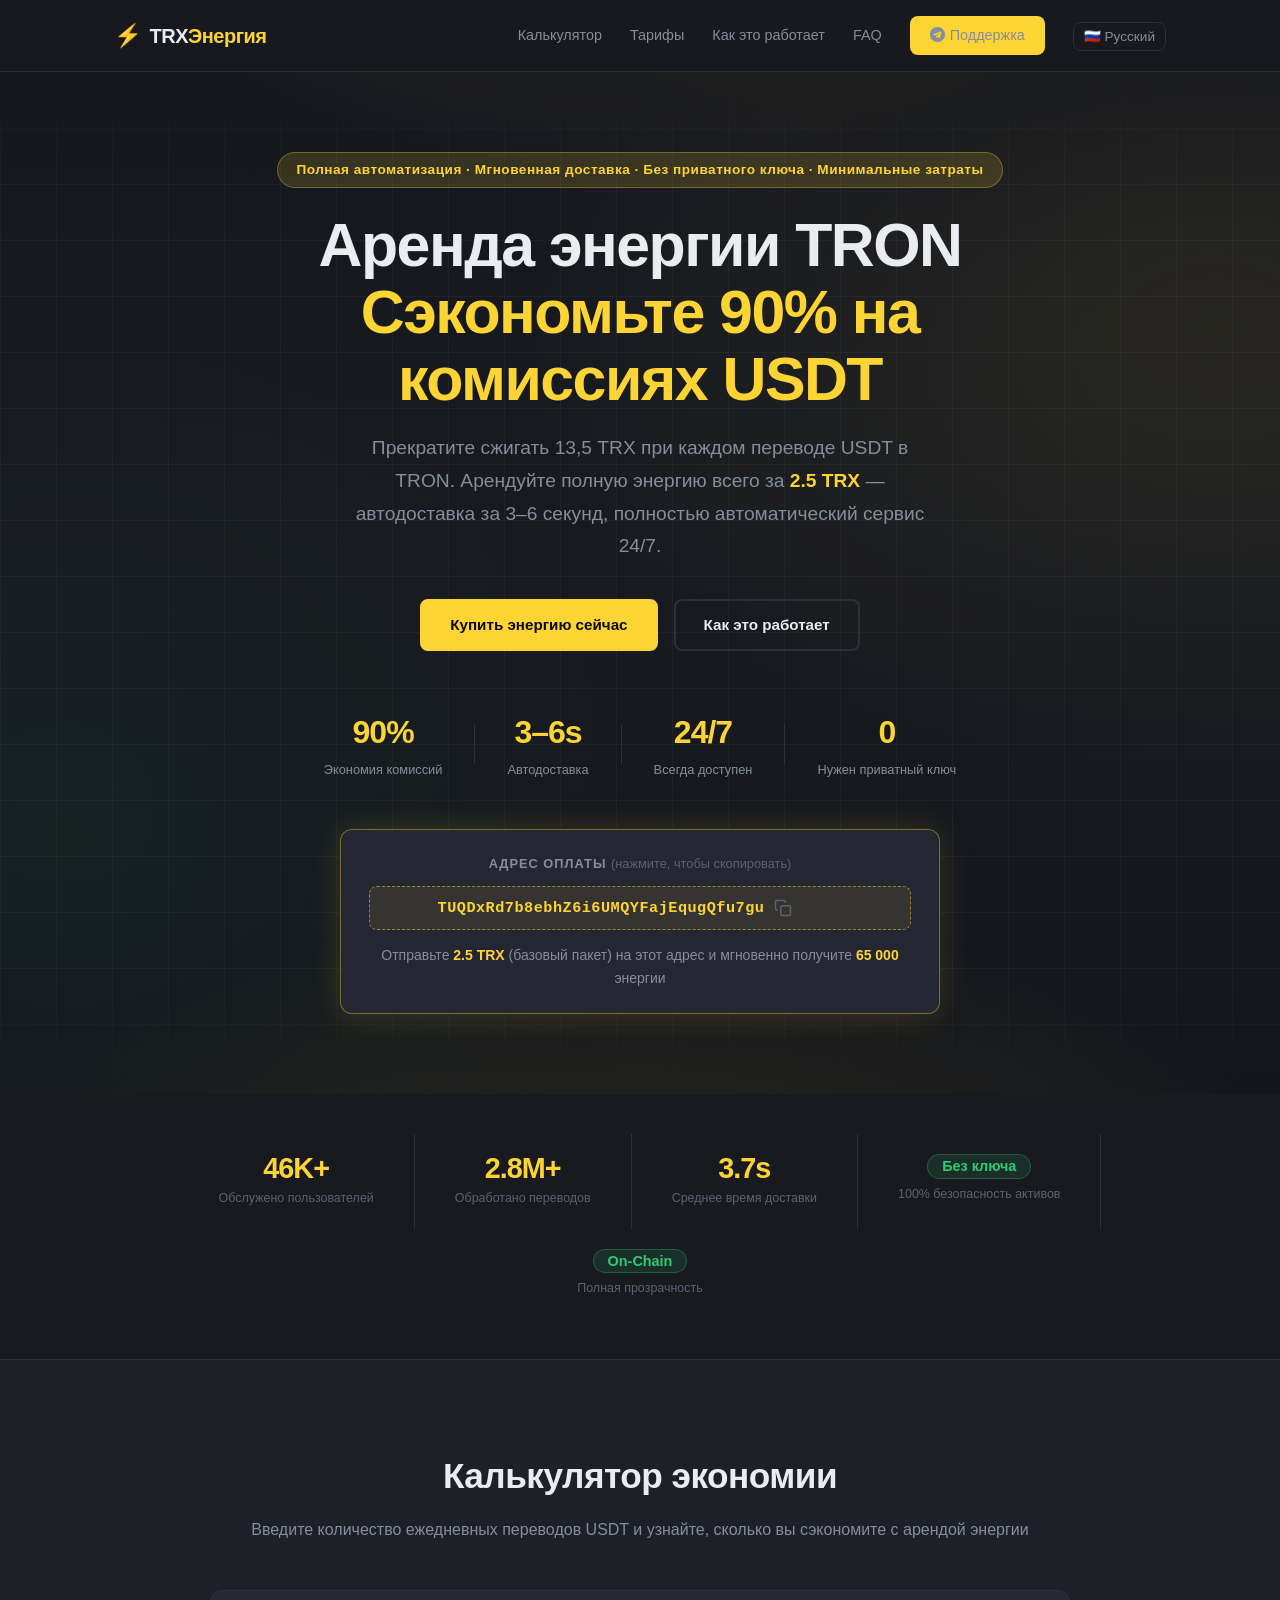
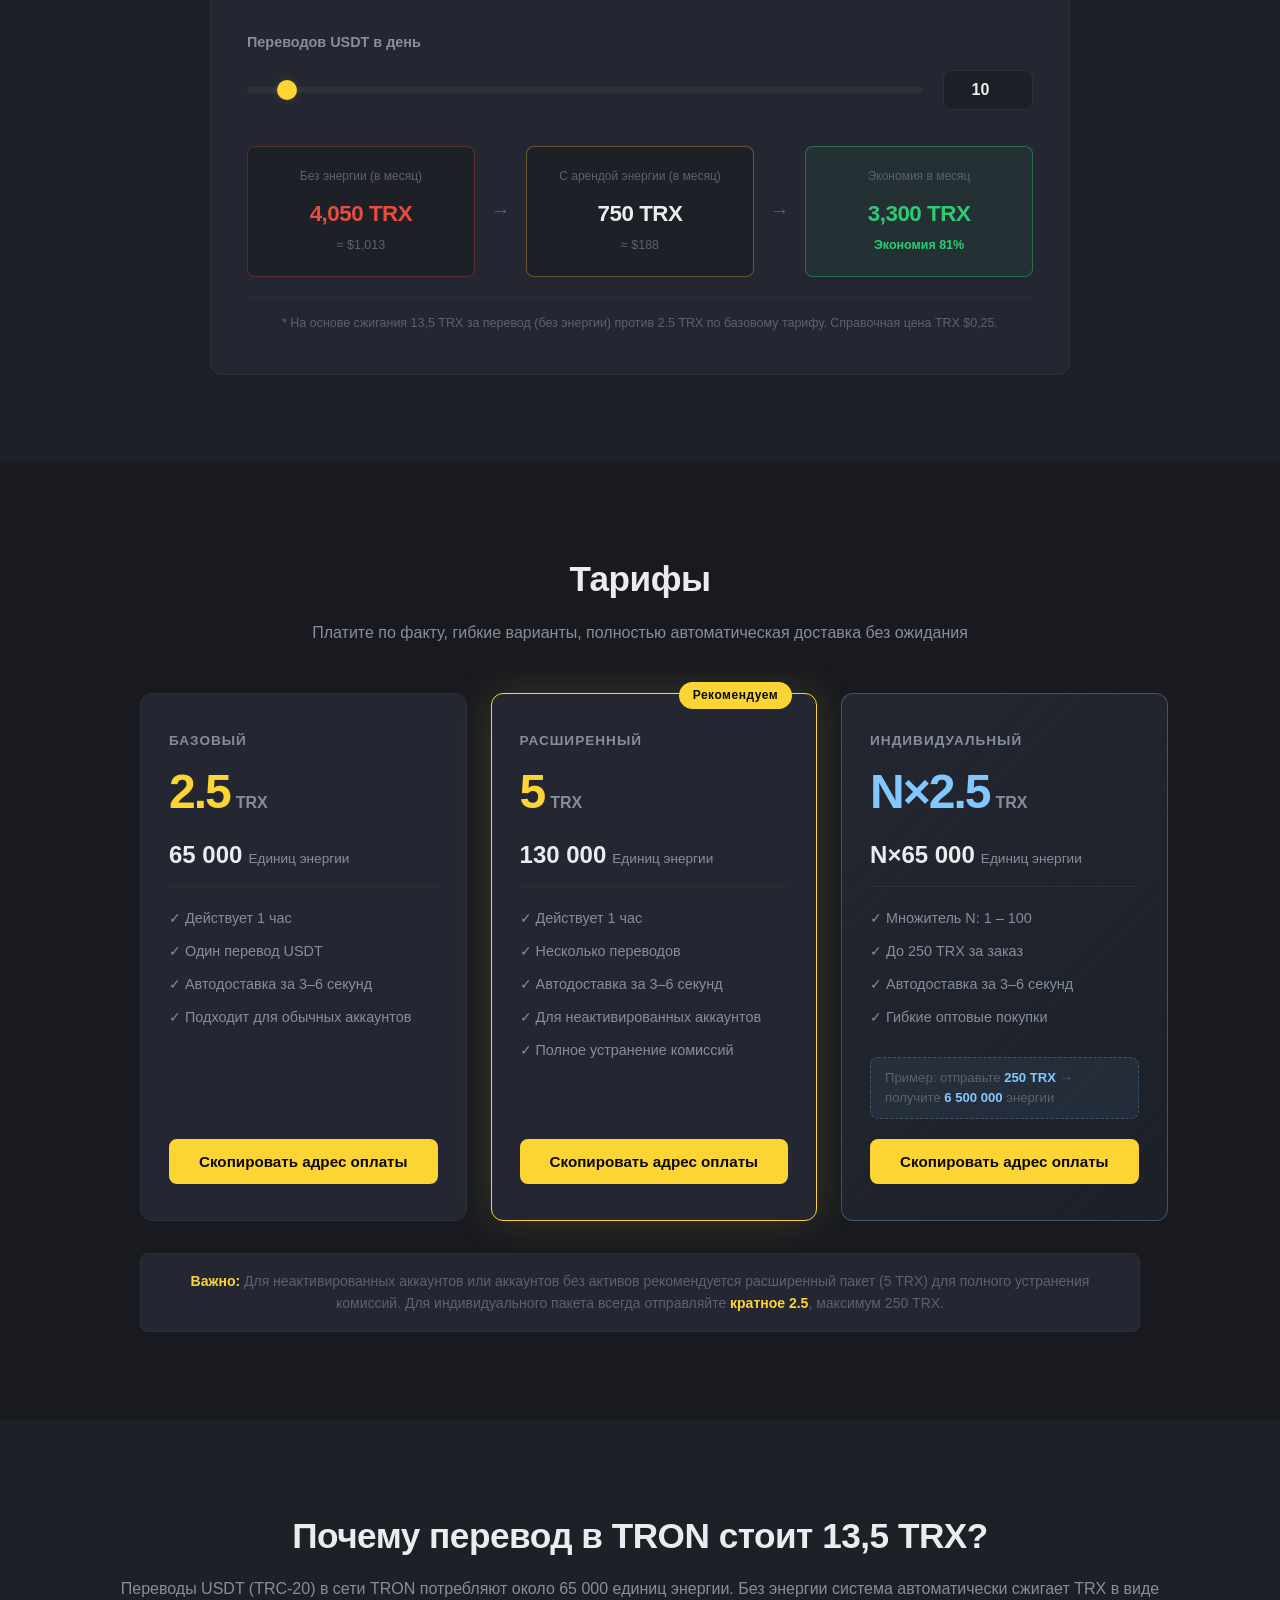
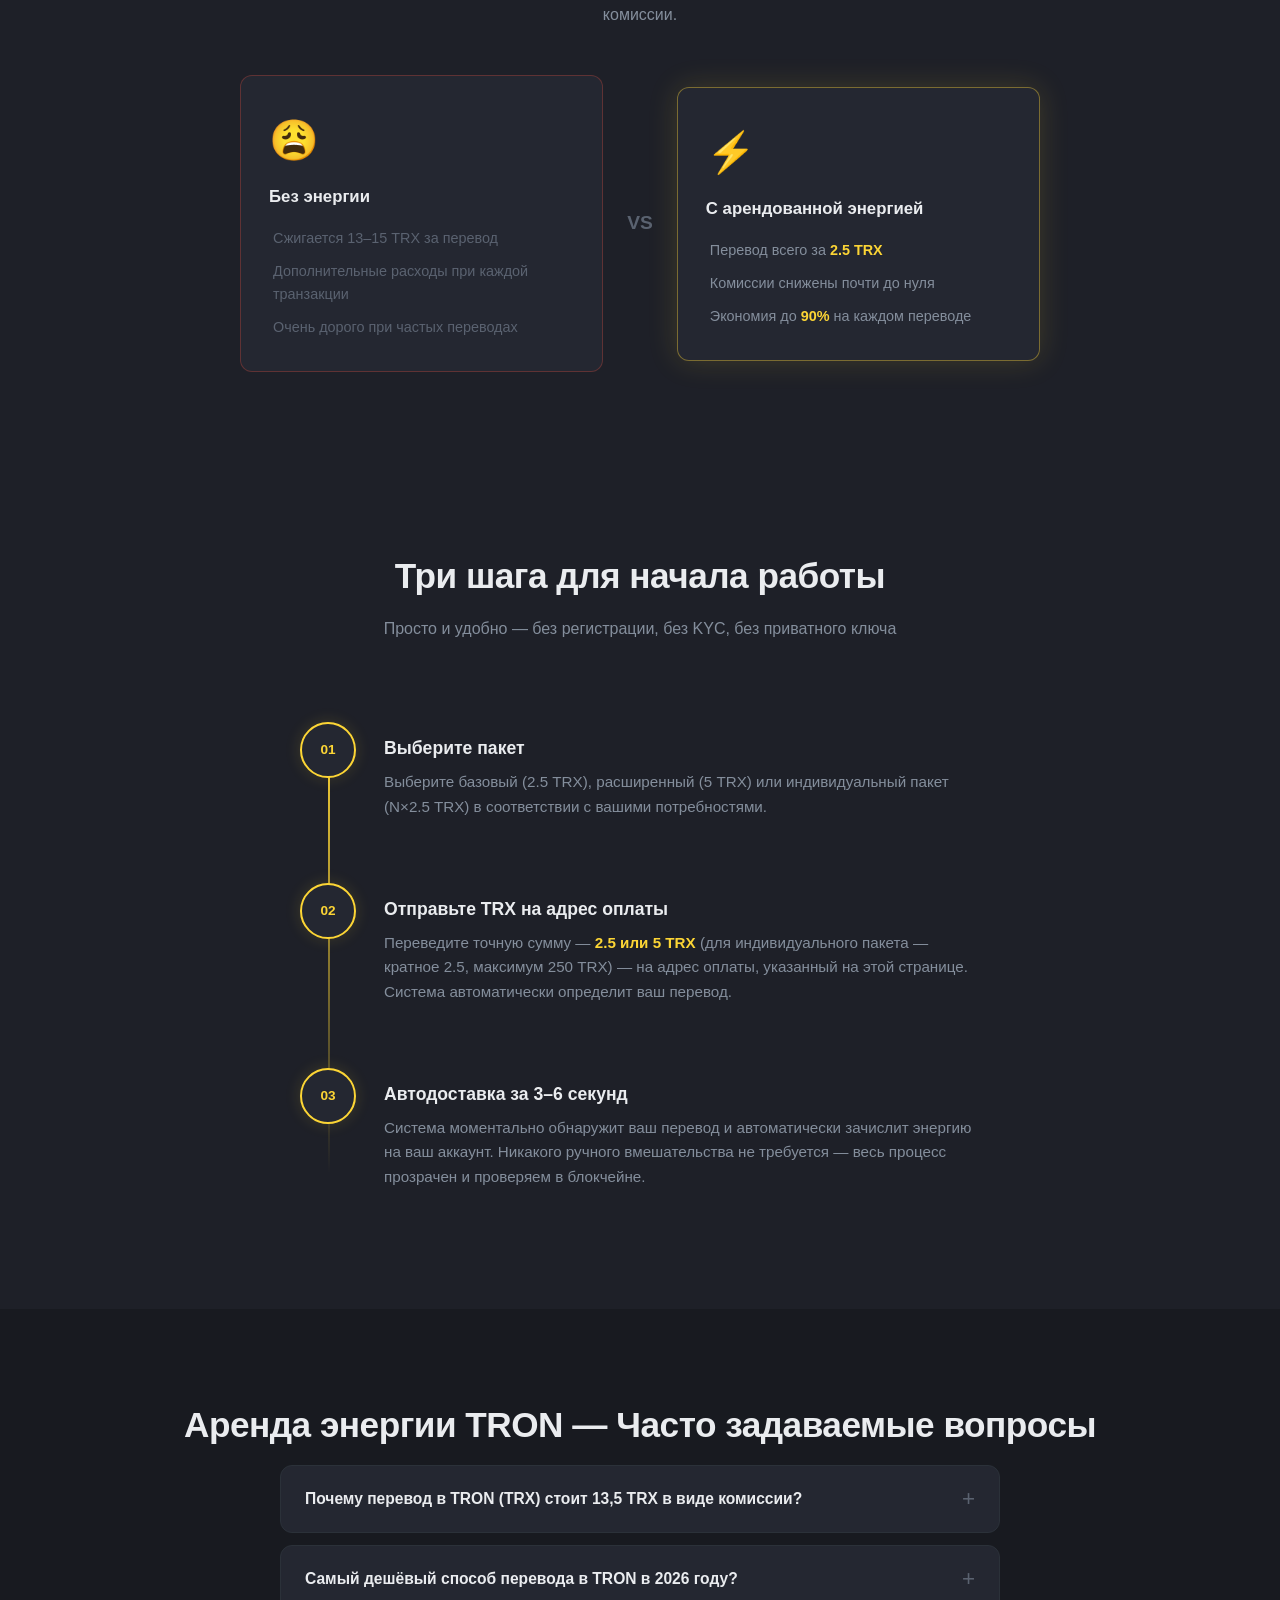
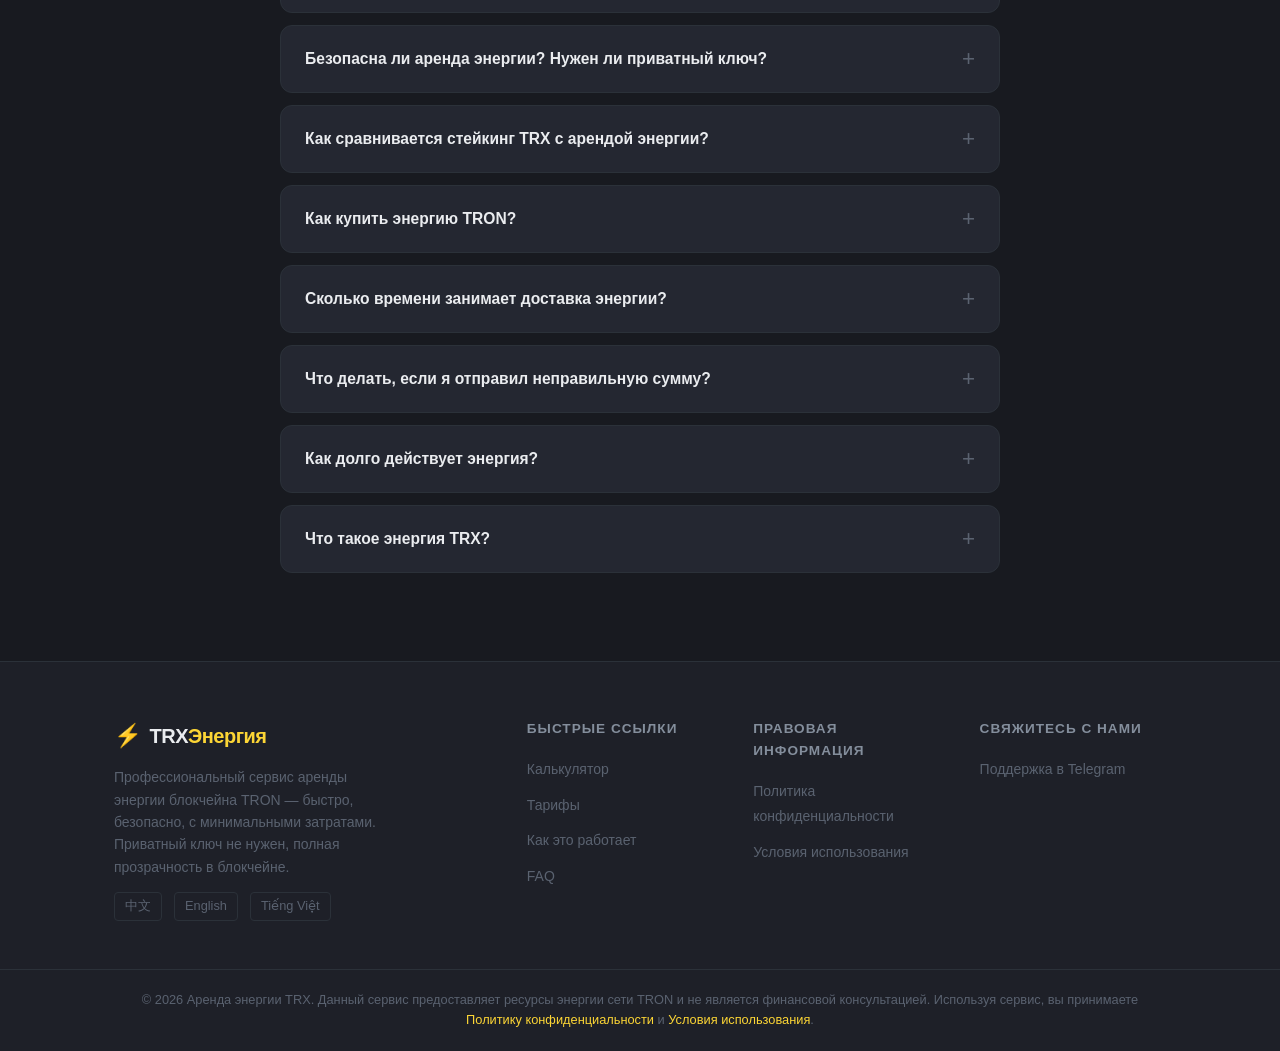
<file: ru/index.html>
<!DOCTYPE html>
<html lang="ru">
<head>
  <meta charset="UTF-8" />
  <meta name="viewport" content="width=device-width, initial-scale=1.0" />
  <title>Аренда энергии TRON - Экономия 90% на комиссиях USDT | TRX Energy Мгновенная доставка</title>
  <meta name="description" content="Профессиональная платформа аренды энергии TRON. Экономьте до 90% на комиссиях за переводы USDT. Покупка энергии TRX, флэш-доставка за 3-6 секунд. Смарт-контракт, без приватного ключа, полная прозрачность." />
  <meta name="keywords" content="аренда энергии TRON, TRON Energy Rental, комиссия USDT, купить энергию TRON, TRX энергия флэш, экономия на переводах TRON, аренда TRX энергии, дешёвый перевод USDT" />
  <link rel="canonical" href="https://2-trx.com/ru/" />
  <link rel="icon" href="data:image/svg+xml,<svg xmlns='http://www.w3.org/2000/svg' viewBox='0 0 100 100'><text y='.9em' font-size='90'>⚡</text></svg>" />

  <!-- hreflang alternates -->
  <link rel="alternate" hreflang="zh-CN" href="https://2-trx.com/" />
  <link rel="alternate" hreflang="en" href="https://2-trx.com/en/" />
  <link rel="alternate" hreflang="ru" href="https://2-trx.com/ru/" />
  <link rel="alternate" hreflang="vi" href="https://2-trx.com/vi/" />
  <link rel="alternate" hreflang="x-default" href="https://2-trx.com/" />

  <!-- Open Graph -->
  <meta property="og:type" content="website" />
  <meta property="og:url" content="https://2-trx.com/ru/" />
  <meta property="og:title" content="Аренда энергии TRON | Купить TRX энергию - Сэкономьте 90% на комиссиях USDT" />
  <meta property="og:description" content="2.5 TRX = 65 000 энергии. Экономьте 90% на комиссиях USDT. Автодоставка за 3-6 секунд, работаем 24/7. Приватный ключ не нужен." />
  <meta property="og:image" content="https://2-trx.com/assets/og-image.png" />
  <meta property="og:locale" content="ru_RU" />
  <meta property="og:locale:alternate" content="zh_CN" />
  <meta property="og:locale:alternate" content="en_US" />
  <meta property="og:site_name" content="Аренда энергии TRX" />

  <!-- Twitter Card -->
  <meta name="twitter:card" content="summary_large_image" />
  <meta name="twitter:title" content="Аренда энергии TRON | Экономия 90% на комиссиях USDT" />
  <meta name="twitter:description" content="2.5 TRX = 65 000 энергии TRON. Автодоставка за 3-6 секунд, работаем 24/7." />

  <!-- JSON-LD: WebSite -->
  <script type="application/ld+json">
  {
    "@context": "https://schema.org",
    "@type": "WebSite",
    "name": "Аренда энергии TRX",
    "url": "https://2-trx.com/ru/",
    "description": "Профессиональная платформа аренды энергии TRON, помогающая пользователям переводить USDT с минимальными затратами",
    "inLanguage": "ru",
    "potentialAction": {
      "@type": "SearchAction",
      "target": "https://2-trx.com/?q={search_term_string}",
      "query-input": "required name=search_term_string"
    }
  }
  </script>

  <!-- JSON-LD: Organization + AggregateRating -->
  <script type="application/ld+json">
  {
    "@context": "https://schema.org",
    "@type": "Organization",
    "name": "Аренда энергии TRX",
    "url": "https://2-trx.com/",
    "logo": "https://2-trx.com/assets/og-image.png",
    "contactPoint": {
      "@type": "ContactPoint",
      "contactType": "customer service",
      "url": "https://t.me/twotrx_24h",
      "availableLanguage": ["Russian", "English", "Chinese"]
    },
    "aggregateRating": {
      "@type": "AggregateRating",
      "ratingValue": "4.9",
      "reviewCount": "3200",
      "bestRating": "5",
      "worstRating": "1"
    }
  }
  </script>

  <!-- JSON-LD: Service + BreadcrumbList -->
  <script type="application/ld+json">
  {
    "@context": "https://schema.org",
    "@graph": [
      {
        "@type": "Service",
        "name": "Сервис аренды энергии TRON",
        "alternateName": "TRON Energy Rental",
        "description": "Профессиональный сервис аренды энергии блокчейна TRON. Аренда энергии снижает комиссию перевода USDT на 90%, начиная всего с 2.5 TRX. Автодоставка за 3-6 секунд, приватный ключ не нужен, работаем 24/7.",
        "provider": {
          "@type": "Organization",
          "name": "Аренда энергии TRX"
        },
        "serviceType": "Аренда энергии блокчейна",
        "areaServed": "Весь мир",
        "hasOfferCatalog": {
          "@type": "OfferCatalog",
          "name": "Тарифные пакеты",
          "itemListElement": [
            {
              "@type": "Offer",
              "name": "Базовый пакет",
              "price": "2.5",
              "priceCurrency": "TRX",
              "description": "65 000 энергии, действует 1 час, подходит для одного перевода USDT"
            },
            {
              "@type": "Offer",
              "name": "Расширенный пакет",
              "price": "5",
              "priceCurrency": "TRX",
              "description": "130 000 энергии, действует 1 час, поддерживает несколько переводов, подходит для неактивированных аккаунтов"
            },
            {
              "@type": "Offer",
              "name": "Индивидуальный пакет",
              "description": "N×2.5 TRX за N×65 000 энергии, N до 100, максимум 250 TRX за 6 500 000 энергии"
            }
          ]
        }
      },
      {
        "@type": "BreadcrumbList",
        "itemListElement": [
          {
            "@type": "ListItem",
            "position": 1,
            "name": "Главная",
            "item": "https://2-trx.com/ru/"
          },
          {
            "@type": "ListItem",
            "position": 2,
            "name": "Тарифы",
            "item": "https://2-trx.com/ru/#pricing"
          },
          {
            "@type": "ListItem",
            "position": 3,
            "name": "FAQ",
            "item": "https://2-trx.com/ru/#faq"
          }
        ]
      }
    ]
  }
  </script>

  <!-- JSON-LD: FAQPage -->
  <script type="application/ld+json">
  {
    "@context": "https://schema.org",
    "@type": "FAQPage",
    "mainEntity": [
      {
        "@type": "Question",
        "name": "Почему перевод в TRON (TRX) стоит 13,5 TRX в виде комиссии?",
        "acceptedAnswer": {
          "@type": "Answer",
          "text": "Переводы USDT (TRC-20) в сети TRON требуют около 65 000 единиц «энергии». Если на вашем аккаунте нет энергии, система автоматически сжигает около 13,5 TRX в виде комиссии. Арендовав энергию, вы снижаете эту стоимость до всего лишь 2.5 TRX, экономя около 90%."
        }
      },
      {
        "@type": "Question",
        "name": "Самый дешёвый способ перевода в TRON в 2026 году?",
        "acceptedAnswer": {
          "@type": "Answer",
          "text": "Самый дешёвый способ — аренда энергии на платформе TRX Energy Rental. За 2.5 TRX вы получаете 65 000 энергии для одного перевода USDT, экономя около 90% по сравнению с прямым сжиганием TRX. Пользователям с высокой частотой переводов рекомендуется индивидуальный пакет для ещё большей экономии."
        }
      },
      {
        "@type": "Question",
        "name": "Безопасна ли аренда энергии? Нужно ли предоставлять приватный ключ?",
        "acceptedAnswer": {
          "@type": "Answer",
          "text": "Абсолютно безопасно — приватный ключ не нужен. Наш сервис использует технологию распознавания on-chain адресов. Вы просто отправляете нужную сумму TRX на указанный адрес, и система автоматически зачисляет энергию на ваш кошелёк. Авторизация и вход в систему не требуются, риска для активов нет, весь процесс прозрачен в блокчейне."
        }
      },
      {
        "@type": "Question",
        "name": "Как купить энергию TRON?",
        "acceptedAnswer": {
          "@type": "Answer",
          "text": "Просто переведите TRX на адрес оплаты, указанный на этой странице. Система автоматически определит сумму перевода и моментально зачислит соответствующее количество энергии на ваш аккаунт. Регистрация и обращение в поддержку не нужны — автодоставка за 3-6 секунд."
        }
      },
      {
        "@type": "Question",
        "name": "Сколько времени занимает доставка энергии?",
        "acceptedAnswer": {
          "@type": "Answer",
          "text": "Энергия обычно доставляется автоматически в течение 3-6 секунд после перевода. Сервис работает круглосуточно, 7 дней в неделю без участия человека — переводите в любое время и получайте мгновенно, без ожидания рабочих часов."
        }
      },
      {
        "@type": "Question",
        "name": "Что делать, если я отправил неправильную сумму?",
        "acceptedAnswer": {
          "@type": "Answer",
          "text": "Пожалуйста, отправляйте ровно 2.5 или 5 TRX (для индивидуального пакета — кратное 2.5, до 250 TRX). Если сумма не совпадает с допустимым пакетом, система может не доставить энергию автоматически. В таком случае свяжитесь со службой поддержки через Telegram."
        }
      },
      {
        "@type": "Question",
        "name": "Как долго действует энергия?",
        "acceptedAnswer": {
          "@type": "Answer",
          "text": "Энергия каждого пакета действует 1 час. Выполните перевод USDT в течение 1 часа после покупки, чтобы энергия не пропала зря."
        }
      },
      {
        "@type": "Question",
        "name": "Что такое энергия TRX?",
        "acceptedAnswer": {
          "@type": "Answer",
          "text": "Выполнение смарт-контрактов в блокчейне TRON — например, переводы USDT TRC-20 — требует ресурса «энергии». Без энергии система сжигает TRX с вашего аккаунта в виде комиссии (около 13-15 TRX за перевод). Аренда энергии позволяет значительно снизить реальную стоимость каждого перевода."
        }
      },
      {
        "@type": "Question",
        "name": "Как сравнивается стейкинг TRX для получения энергии с арендой?",
        "acceptedAnswer": {
          "@type": "Answer",
          "text": "Стейкинг TRX даёт долгосрочную энергию, но требует заморозки большого количества средств (примерно 10 000 TRX стейкинга дают около 65 000 энергии в день). Аренда не требует заморозки — просто платите 2.5 TRX по мере необходимости. Для рядовых пользователей с низкой или средней частотой переводов аренда значительно выгоднее. Пользователи с 50+ переводами в день могут комбинировать оба подхода."
        }
      }
    ]
  }
  </script>

  <link rel="stylesheet" href="../assets/css/style.css?v=1.0.5" />
</head>
<body>

  <!-- ===== HEADER ===== -->
  <header class="site-header" role="banner">
    <div class="container header-inner">
      <a href="/ru/" class="logo" aria-label="Главная страница аренды энергии TRX">
        <span class="logo-icon" aria-hidden="true">⚡</span>
        <span class="logo-text">TRX<em>Энергия</em></span>
      </a>
      <nav class="main-nav" role="navigation" aria-label="Основная навигация">
        <a href="#calculator">Калькулятор</a>
        <a href="#pricing">Тарифы</a>
        <a href="#how-it-works">Как это работает</a>
        <a href="#faq">FAQ</a>
        <a href="https://t.me/twotrx_24h" class="btn-nav" rel="noopener noreferrer" target="_blank">
          <svg viewBox="0 0 24 24" width="15" height="15" fill="currentColor" aria-hidden="true" style="vertical-align:-2px;margin-right:5px"><path d="M12 0C5.373 0 0 5.373 0 12s5.373 12 12 12 12-5.373 12-12S18.627 0 12 0zm5.894 8.221-1.97 9.28c-.145.658-.537.818-1.084.508l-3-2.21-1.447 1.394c-.16.16-.295.295-.605.295l.213-3.053 5.56-5.023c.242-.213-.054-.333-.373-.12L8.32 13.617l-2.96-.924c-.643-.204-.657-.643.136-.953l11.57-4.461c.537-.194 1.006.131.828.942z"/></svg>Поддержка
        </a>
        <!-- Переключатель языка -->
        <div class="lang-switcher" aria-label="Выбор языка">
          <span class="lang-current">🇷🇺 Русский</span>
          <div class="lang-dropdown">
            <a href="/" hreflang="zh-CN">🇨🇳 中文</a>
            <a href="/en/" hreflang="en">🇺🇸 English</a>
            <a href="/vi/" hreflang="vi">🇻🇳 Tiếng Việt</a>
          </div>
        </div>
      </nav>
      <button class="nav-toggle" aria-label="Открыть меню" aria-expanded="false">
        <span></span><span></span><span></span>
      </button>
    </div>
  </header>

  <main>

    <!-- ===== HERO ===== -->
    <section class="hero" aria-labelledby="hero-title">
      <div class="container hero-content">
        <div class="hero-badge">Полная автоматизация · Мгновенная доставка · Без приватного ключа · Минимальные затраты</div>
        <h1 id="hero-title">Аренда энергии TRON<br /><span class="accent">Сэкономьте 90% на комиссиях USDT</span></h1>
        <p class="hero-subtitle">Прекратите сжигать 13,5 TRX при каждом переводе USDT в TRON. Арендуйте полную энергию всего за <strong>2.5 TRX</strong> — автодоставка за 3–6 секунд, полностью автоматический сервис 24/7.</p>
        <div class="hero-actions">
          <a href="#pricing" class="btn btn-primary">Купить энергию сейчас</a>
          <a href="#how-it-works" class="btn btn-ghost">Как это работает</a>
        </div>
        <div class="hero-stats" role="list">
          <div class="stat" role="listitem">
            <span class="stat-value">90%</span>
            <span class="stat-label">Экономия комиссий</span>
          </div>
          <div class="stat-divider" aria-hidden="true"></div>
          <div class="stat" role="listitem">
            <span class="stat-value">3–6s</span>
            <span class="stat-label">Автодоставка</span>
          </div>
          <div class="stat-divider" aria-hidden="true"></div>
          <div class="stat" role="listitem">
            <span class="stat-value">24/7</span>
            <span class="stat-label">Всегда доступен</span>
          </div>
          <div class="stat-divider" aria-hidden="true"></div>
          <div class="stat" role="listitem">
            <span class="stat-value">0</span>
            <span class="stat-label">Нужен приватный ключ</span>
          </div>
        </div>

        <!-- Payment Address -->
        <div class="pay-address-box">
          <p class="pay-address-label">Адрес оплаты <span class="pay-address-hint">(нажмите, чтобы скопировать)</span></p>
          <button class="pay-address-copy" id="copyAddress" aria-label="Скопировать адрес оплаты" data-address="TUQDxRd7b8ebhZ6i6UMQYFajEqugQfu7gu">
            <span class="pay-address-value">TUQDxRd7b8ebhZ6i6UMQYFajEqugQfu7gu</span>
            <svg class="copy-icon" viewBox="0 0 24 24" width="18" height="18" fill="none" stroke="currentColor" stroke-width="2" aria-hidden="true">
              <rect x="9" y="9" width="13" height="13" rx="2"/>
              <path d="M5 15H4a2 2 0 0 1-2-2V4a2 2 0 0 1 2-2h9a2 2 0 0 1 2 2v1"/>
            </svg>
            <span class="copy-feedback" aria-live="polite"></span>
          </button>
          <p class="pay-address-desc">Отправьте <strong>2.5 TRX</strong> (базовый пакет) на этот адрес и мгновенно получите <strong>65 000</strong> энергии</p>
        </div>
      </div>
    </section>

    <!-- ===== TRUST STATS ===== -->
    <section class="trust-section" aria-labelledby="trust-title">
      <div class="container">
        <h2 id="trust-title" class="sr-only">Статистика платформы</h2>
        <div class="trust-grid">
          <div class="trust-item">
            <span class="trust-value" data-target="52000" data-suffix="+">0</span>
            <span class="trust-label">Обслужено пользователей</span>
          </div>
          <div class="trust-item">
            <span class="trust-value" data-target="3200000" data-suffix="+">0</span>
            <span class="trust-label">Обработано переводов</span>
          </div>
          <div class="trust-item">
            <span class="trust-value" data-target="4.2" data-suffix="s" data-float="true">0</span>
            <span class="trust-label">Среднее время доставки</span>
          </div>
          <div class="trust-item">
            <span class="trust-value trust-badge">Без ключа</span>
            <span class="trust-label">100% безопасность активов</span>
          </div>
          <div class="trust-item">
            <span class="trust-value trust-badge">On-Chain</span>
            <span class="trust-label">Полная прозрачность</span>
          </div>
        </div>
      </div>
    </section>

    <!-- ===== CALCULATOR ===== -->
    <section class="calc-section" id="calculator" aria-labelledby="calc-title">
      <div class="container">
        <h2 id="calc-title" class="section-title">Калькулятор экономии</h2>
        <p class="section-subtitle">Введите количество ежедневных переводов USDT и узнайте, сколько вы сэкономите с арендой энергии</p>
        <div class="calc-card">
          <div class="calc-input-group">
            <label for="calc-transfers" class="calc-label">Переводов USDT в день</label>
            <div class="calc-slider-wrap">
              <input type="range" id="calc-slider" min="1" max="200" value="10" class="calc-slider" aria-label="Ползунок количества переводов" />
              <input type="number" id="calc-transfers" min="1" max="10000" value="10" class="calc-number" aria-label="Количество переводов в день" />
            </div>
          </div>
          <div class="calc-results">
            <div class="calc-result-item calc-result-before">
              <span class="calc-result-label">Без энергии (в месяц)</span>
              <span class="calc-result-value" id="calc-before">4,050 TRX</span>
              <span class="calc-result-sub" id="calc-before-usd">≈ $1,013</span>
            </div>
            <div class="calc-result-arrow" aria-hidden="true">→</div>
            <div class="calc-result-item calc-result-after">
              <span class="calc-result-label">С арендой энергии (в месяц)</span>
              <span class="calc-result-value" id="calc-after">600 TRX</span>
              <span class="calc-result-sub" id="calc-after-usd">≈ $150</span>
            </div>
            <div class="calc-result-arrow" aria-hidden="true">→</div>
            <div class="calc-result-item calc-result-save">
              <span class="calc-result-label">Экономия в месяц</span>
              <span class="calc-result-value" id="calc-save">3,450 TRX</span>
              <span class="calc-result-sub" id="calc-save-pct">Экономия 85%</span>
            </div>
          </div>
          <p class="calc-note">* На основе сжигания 13,5 TRX за перевод (без энергии) против 2.5 TRX по базовому тарифу. Справочная цена TRX $0,25.</p>
        </div>
      </div>
    </section>

    <!-- ===== PRICING ===== -->
    <section class="pricing-section" id="pricing" aria-labelledby="pricing-title">
      <div class="container">
        <h2 id="pricing-title" class="section-title">Тарифы</h2>
        <p class="section-subtitle">Платите по факту, гибкие варианты, полностью автоматическая доставка без ожидания</p>
        <div class="pricing-grid">

          <article class="pricing-card">
            <div class="pricing-tag">Базовый</div>
            <div class="pricing-price">
              <span class="price-amount">2.5</span>
              <span class="price-unit">TRX</span>
            </div>
            <div class="pricing-energy">
              <span class="energy-value">65 000</span>
              <span class="energy-label">Единиц энергии</span>
            </div>
            <ul class="pricing-features">
              <li>✓ Действует 1 час</li>
              <li>✓ Один перевод USDT</li>
              <li>✓ Автодоставка за 3–6 секунд</li>
              <li>✓ Подходит для обычных аккаунтов</li>
            </ul>
            <button class="btn btn-primary btn-block btn-copy-addr" data-address="TUQDxRd7b8ebhZ6i6UMQYFajEqugQfu7gu">Скопировать адрес оплаты</button>
          </article>

          <article class="pricing-card pricing-card-featured">
            <div class="pricing-badge">Рекомендуем</div>
            <div class="pricing-tag">Расширенный</div>
            <div class="pricing-price">
              <span class="price-amount">5</span>
              <span class="price-unit">TRX</span>
            </div>
            <div class="pricing-energy">
              <span class="energy-value">130 000</span>
              <span class="energy-label">Единиц энергии</span>
            </div>
            <ul class="pricing-features">
              <li>✓ Действует 1 час</li>
              <li>✓ Несколько переводов</li>
              <li>✓ Автодоставка за 3–6 секунд</li>
              <li>✓ Для неактивированных аккаунтов</li>
              <li>✓ Полное устранение комиссий</li>
            </ul>
            <button class="btn btn-primary btn-block btn-copy-addr" data-address="TUQDxRd7b8ebhZ6i6UMQYFajEqugQfu7gu">Скопировать адрес оплаты</button>
          </article>

          <article class="pricing-card pricing-card-custom">
            <div class="pricing-tag">Индивидуальный</div>
            <div class="pricing-price">
              <span class="price-amount">N×2.5</span>
              <span class="price-unit">TRX</span>
            </div>
            <div class="pricing-energy">
              <span class="energy-value">N×65 000</span>
              <span class="energy-label">Единиц энергии</span>
            </div>
            <ul class="pricing-features">
              <li>✓ Множитель N: 1 – 100</li>
              <li>✓ До 250 TRX за заказ</li>
              <li>✓ Автодоставка за 3–6 секунд</li>
              <li>✓ Гибкие оптовые покупки</li>
            </ul>
            <div class="custom-example">
              Пример: отправьте <strong>250 TRX</strong> → получите <strong>6 500 000</strong> энергии
            </div>
            <button class="btn btn-primary btn-block btn-copy-addr" data-address="TUQDxRd7b8ebhZ6i6UMQYFajEqugQfu7gu">Скопировать адрес оплаты</button>
          </article>

        </div>

        <p class="pricing-note">
          <strong>Важно:</strong> Для неактивированных аккаунтов или аккаунтов без активов рекомендуется расширенный пакет (5 TRX) для полного устранения комиссий. Для индивидуального пакета всегда отправляйте <strong>кратное 2.5</strong>, максимум 250 TRX.
        </p>
      </div>
    </section>

    <!-- ===== WHY SECTION ===== -->
    <section class="why-section" aria-labelledby="why-title">
      <div class="container">
        <h2 id="why-title" class="section-title">Почему перевод в TRON стоит 13,5 TRX?</h2>
        <p class="section-subtitle">Переводы USDT (TRC-20) в сети TRON потребляют около 65 000 единиц энергии. Без энергии система автоматически сжигает TRX в виде комиссии.</p>
        <div class="compare-grid">
          <article class="compare-card compare-bad">
            <div class="compare-icon" aria-hidden="true">😩</div>
            <h3>Без энергии</h3>
            <ul>
              <li>Сжигается 13–15 TRX за перевод</li>
              <li>Дополнительные расходы при каждой транзакции</li>
              <li>Очень дорого при частых переводах</li>
            </ul>
          </article>
          <div class="compare-arrow" aria-hidden="true">VS</div>
          <article class="compare-card compare-good">
            <div class="compare-icon" aria-hidden="true">⚡</div>
            <h3>С арендованной энергией</h3>
            <ul>
              <li>Перевод всего за <strong>2.5 TRX</strong></li>
              <li>Комиссии снижены почти до нуля</li>
              <li>Экономия до <strong>90%</strong> на каждом переводе</li>
            </ul>
          </article>
        </div>
      </div>
    </section>

    <!-- ===== HOW IT WORKS ===== -->
    <section class="how-section" id="how-it-works" aria-labelledby="how-title">
      <div class="container">
        <h2 id="how-title" class="section-title">Три шага для начала работы</h2>
        <p class="section-subtitle">Просто и удобно — без регистрации, без KYC, без приватного ключа</p>
        <ol class="steps-list">
          <li class="step">
            <div class="step-number" aria-hidden="true">01</div>
            <div class="step-content">
              <h3>Выберите пакет</h3>
              <p>Выберите базовый (2.5 TRX), расширенный (5 TRX) или индивидуальный пакет (N×2.5 TRX) в соответствии с вашими потребностями.</p>
            </div>
          </li>
          <li class="step">
            <div class="step-number" aria-hidden="true">02</div>
            <div class="step-content">
              <h3>Отправьте TRX на адрес оплаты</h3>
              <p>Переведите точную сумму — <strong>2.5 или 5 TRX</strong> (для индивидуального пакета — кратное 2.5, максимум 250 TRX) — на адрес оплаты, указанный на этой странице. Система автоматически определит ваш перевод.</p>
            </div>
          </li>
          <li class="step">
            <div class="step-number" aria-hidden="true">03</div>
            <div class="step-content">
              <h3>Автодоставка за 3–6 секунд</h3>
              <p>Система моментально обнаружит ваш перевод и автоматически зачислит энергию на ваш аккаунт. Никакого ручного вмешательства не требуется — весь процесс прозрачен и проверяем в блокчейне.</p>
            </div>
          </li>
        </ol>
      </div>
    </section>

    <!-- ===== FAQ ===== -->
    <section class="faq-section" id="faq" aria-labelledby="faq-title">
      <div class="container">
        <h2 id="faq-title" class="section-title">Аренда энергии TRON — Часто задаваемые вопросы</h2>
        <dl class="faq-list">

          <div class="faq-item">
            <dt class="faq-question">
              <button aria-expanded="false" aria-controls="faq-1">Почему перевод в TRON (TRX) стоит 13,5 TRX в виде комиссии?</button>
            </dt>
            <dd class="faq-answer" id="faq-1" hidden>
              Переводы USDT (TRC-20) в сети TRON требуют около 65 000 единиц «энергии». Если на вашем аккаунте нет энергии, система автоматически сжигает около <strong>13,5 TRX</strong> в виде комиссии. Арендовав энергию, вы снижаете стоимость до 2.5 TRX, экономя около <strong>90%</strong>.
            </dd>
          </div>

          <div class="faq-item">
            <dt class="faq-question">
              <button aria-expanded="false" aria-controls="faq-2">Самый дешёвый способ перевода в TRON в 2026 году?</button>
            </dt>
            <dd class="faq-answer" id="faq-2" hidden>
              Самый дешёвый способ перевода в TRON — аренда энергии на платформе TRX Energy Rental. За <strong>2.5 TRX</strong> вы получаете 65 000 энергии для одного перевода USDT, экономя около 90%. Пользователям с высокой частотой переводов рекомендуется индивидуальный пакет для ещё большей экономии.
            </dd>
          </div>

          <div class="faq-item">
            <dt class="faq-question">
              <button aria-expanded="false" aria-controls="faq-3">Безопасна ли аренда энергии? Нужен ли приватный ключ?</button>
            </dt>
            <dd class="faq-answer" id="faq-3" hidden>
              <strong>Абсолютно безопасно — приватный ключ не нужен.</strong> Наш сервис использует технологию распознавания on-chain адресов. Вы просто отправляете TRX на указанный адрес, и система автоматически зачисляет энергию на ваш кошелёк. Авторизация и вход не требуются, риска для активов нет, всё прозрачно в блокчейне.
            </dd>
          </div>

          <div class="faq-item">
            <dt class="faq-question">
              <button aria-expanded="false" aria-controls="faq-4">Как сравнивается стейкинг TRX с арендой энергии?</button>
            </dt>
            <dd class="faq-answer" id="faq-4" hidden>
              Стейкинг TRX даёт долгосрочную энергию, но требует заморозки большого количества средств (примерно 10 000 TRX дают около 65 000 энергии в день). Аренда не требует заморозки — <strong>просто платите 2.5 TRX</strong> по мере необходимости. Для рядовых пользователей аренда значительно выгоднее. Пользователи с 50+ переводами в день могут комбинировать оба подхода.
            </dd>
          </div>

          <div class="faq-item">
            <dt class="faq-question">
              <button aria-expanded="false" aria-controls="faq-5">Как купить энергию TRON?</button>
            </dt>
            <dd class="faq-answer" id="faq-5" hidden>
              Просто переведите TRX на адрес оплаты, указанный на этой странице. Система автоматически определит сумму и мгновенно зачислит энергию на ваш аккаунт. Регистрация не нужна — автодоставка за 3–6 секунд.
            </dd>
          </div>

          <div class="faq-item">
            <dt class="faq-question">
              <button aria-expanded="false" aria-controls="faq-6">Сколько времени занимает доставка энергии?</button>
            </dt>
            <dd class="faq-answer" id="faq-6" hidden>
              Энергия обычно доставляется автоматически в течение 3–6 секунд после перевода. Сервис работает круглосуточно 7 дней в неделю без участия человека — переводите в любое время и получайте мгновенно.
            </dd>
          </div>

          <div class="faq-item">
            <dt class="faq-question">
              <button aria-expanded="false" aria-controls="faq-7">Что делать, если я отправил неправильную сумму?</button>
            </dt>
            <dd class="faq-answer" id="faq-7" hidden>
              Пожалуйста, отправляйте ровно 2.5 или 5 TRX (для индивидуального пакета — кратное 2.5, до 250 TRX). Если сумма не совпадает, система может не доставить энергию автоматически. В таком случае свяжитесь со службой поддержки через Telegram на этой странице.
            </dd>
          </div>

          <div class="faq-item">
            <dt class="faq-question">
              <button aria-expanded="false" aria-controls="faq-8">Как долго действует энергия?</button>
            </dt>
            <dd class="faq-answer" id="faq-8" hidden>
              Энергия каждого пакета действует <strong>1 час</strong>. Выполните перевод USDT в течение 1 часа после покупки, чтобы энергия не пропала зря.
            </dd>
          </div>

          <div class="faq-item">
            <dt class="faq-question">
              <button aria-expanded="false" aria-controls="faq-9">Что такое энергия TRX?</button>
            </dt>
            <dd class="faq-answer" id="faq-9" hidden>
              Выполнение смарт-контрактов в блокчейне TRON — например, переводы USDT TRC-20 — требует ресурса «энергии». Без энергии система сжигает TRX с вашего аккаунта в виде комиссии (около 13–15 TRX за перевод). Аренда энергии позволяет значительно снизить реальную стоимость каждого перевода — незаменимый инструмент для частых пользователей TRON.
            </dd>
          </div>

        </dl>
      </div>
    </section>

  </main>

  <!-- ===== FOOTER ===== -->
  <footer class="site-footer" id="contact" role="contentinfo">
    <div class="container footer-inner">
      <div class="footer-brand">
        <a href="/ru/" class="logo" aria-label="Главная страница аренды энергии TRX">
          <span class="logo-icon" aria-hidden="true">⚡</span>
          <span class="logo-text">TRX<em>Энергия</em></span>
        </a>
        <p>Профессиональный сервис аренды энергии блокчейна TRON — быстро, безопасно, с минимальными затратами. Приватный ключ не нужен, полная прозрачность в блокчейне.</p>
        <div class="footer-langs">
          <a href="/" hreflang="zh-CN">中文</a>
          <a href="/en/" hreflang="en">English</a>
          <a href="/vi/" hreflang="vi">Tiếng Việt</a>
        </div>
      </div>
      <nav class="footer-nav" aria-label="Навигация в подвале">
        <h3>Быстрые ссылки</h3>
        <ul>
          <li><a href="#calculator">Калькулятор</a></li>
          <li><a href="#pricing">Тарифы</a></li>
          <li><a href="#how-it-works">Как это работает</a></li>
          <li><a href="#faq">FAQ</a></li>
        </ul>
      </nav>
      <div class="footer-legal">
        <h3>Правовая информация</h3>
        <ul>
          <li><a href="/ru/privacy.html">Политика конфиденциальности</a></li>
          <li><a href="/ru/terms.html">Условия использования</a></li>
        </ul>
      </div>
      <div class="footer-contact">
        <h3>Свяжитесь с нами</h3>
        <ul>
          <li><a href="https://t.me/twotrx_24h" rel="noopener noreferrer" target="_blank">Поддержка в Telegram</a></li>
        </ul>
      </div>
    </div>
    <div class="footer-bottom">
      <div class="container">
        <p>&copy; 2026 Аренда энергии TRX. Данный сервис предоставляет ресурсы энергии сети TRON и не является финансовой консультацией. Используя сервис, вы принимаете <a href="/ru/privacy.html">Политику конфиденциальности</a> и <a href="/ru/terms.html">Условия использования</a>.</p>
      </div>
    </div>
  </footer>

  <script src="../assets/js/main.js?v=1.0.3"></script>
</body>
</html>
</file>
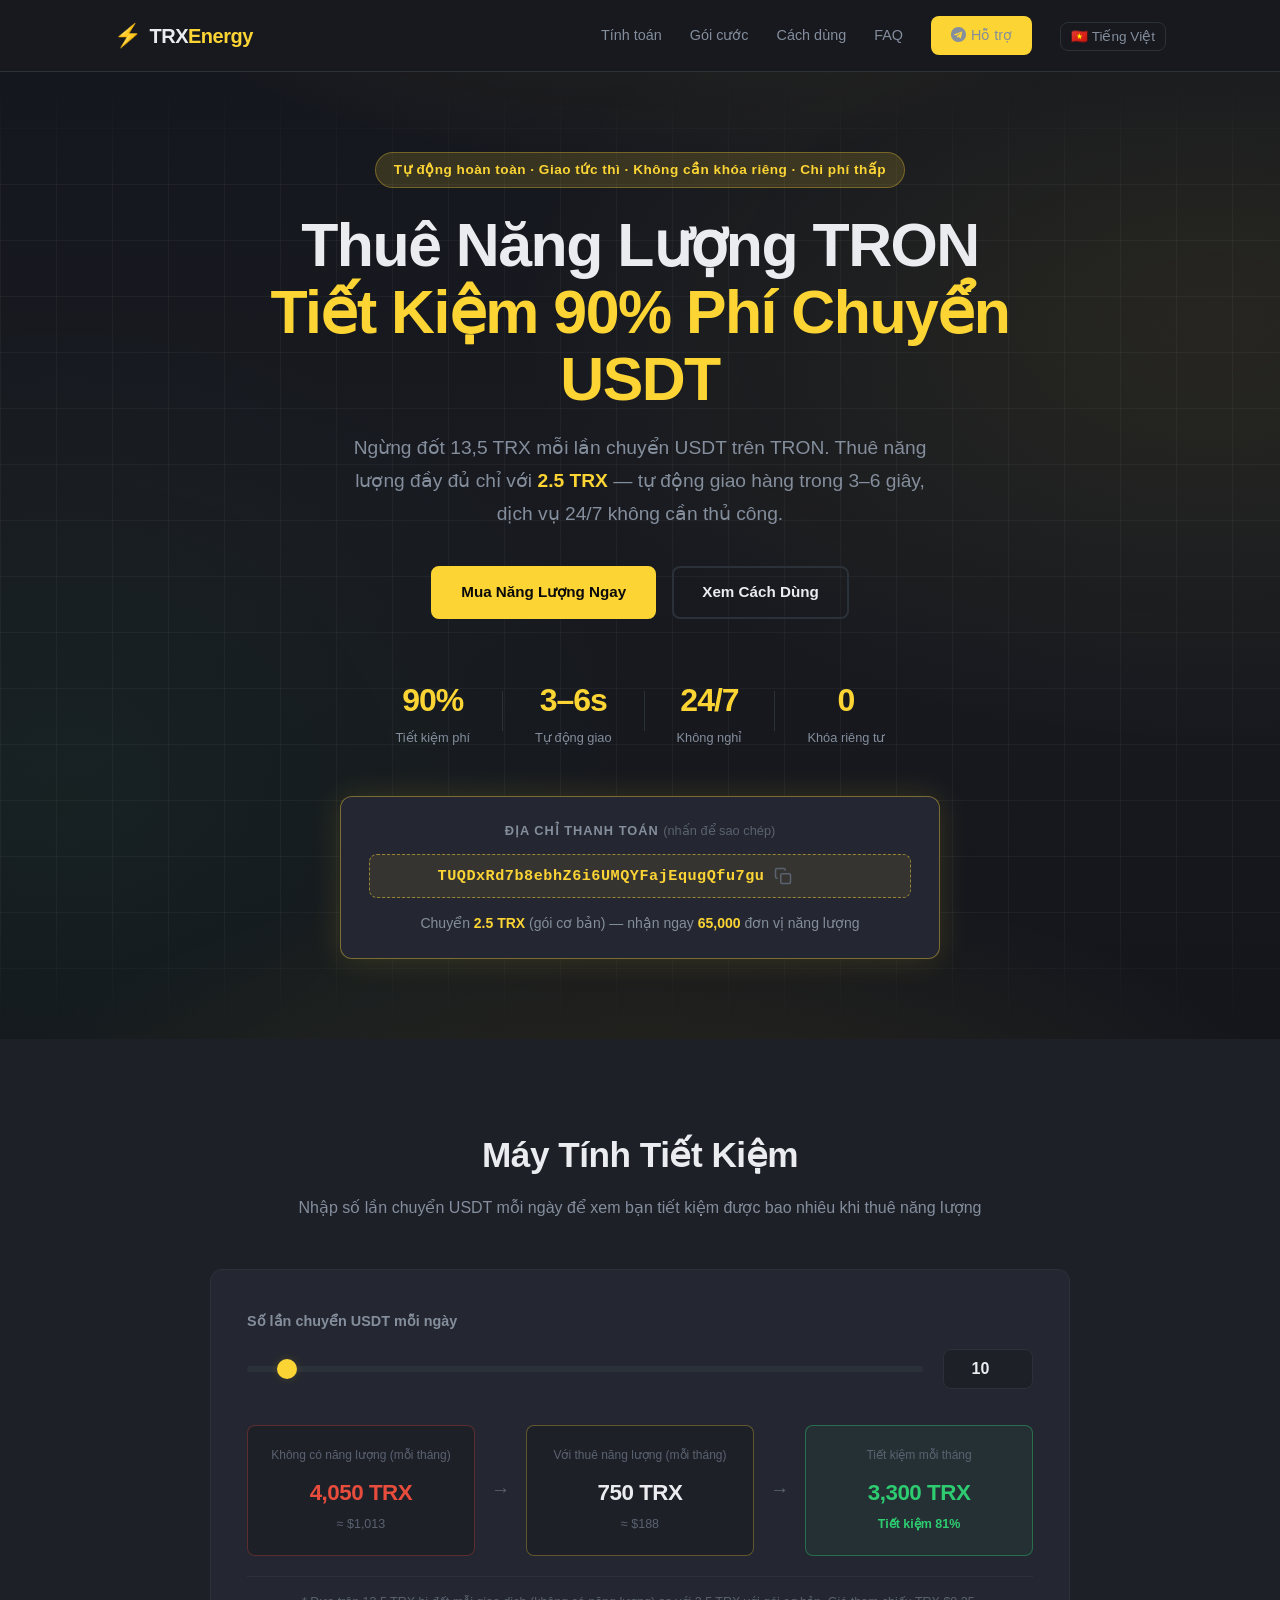
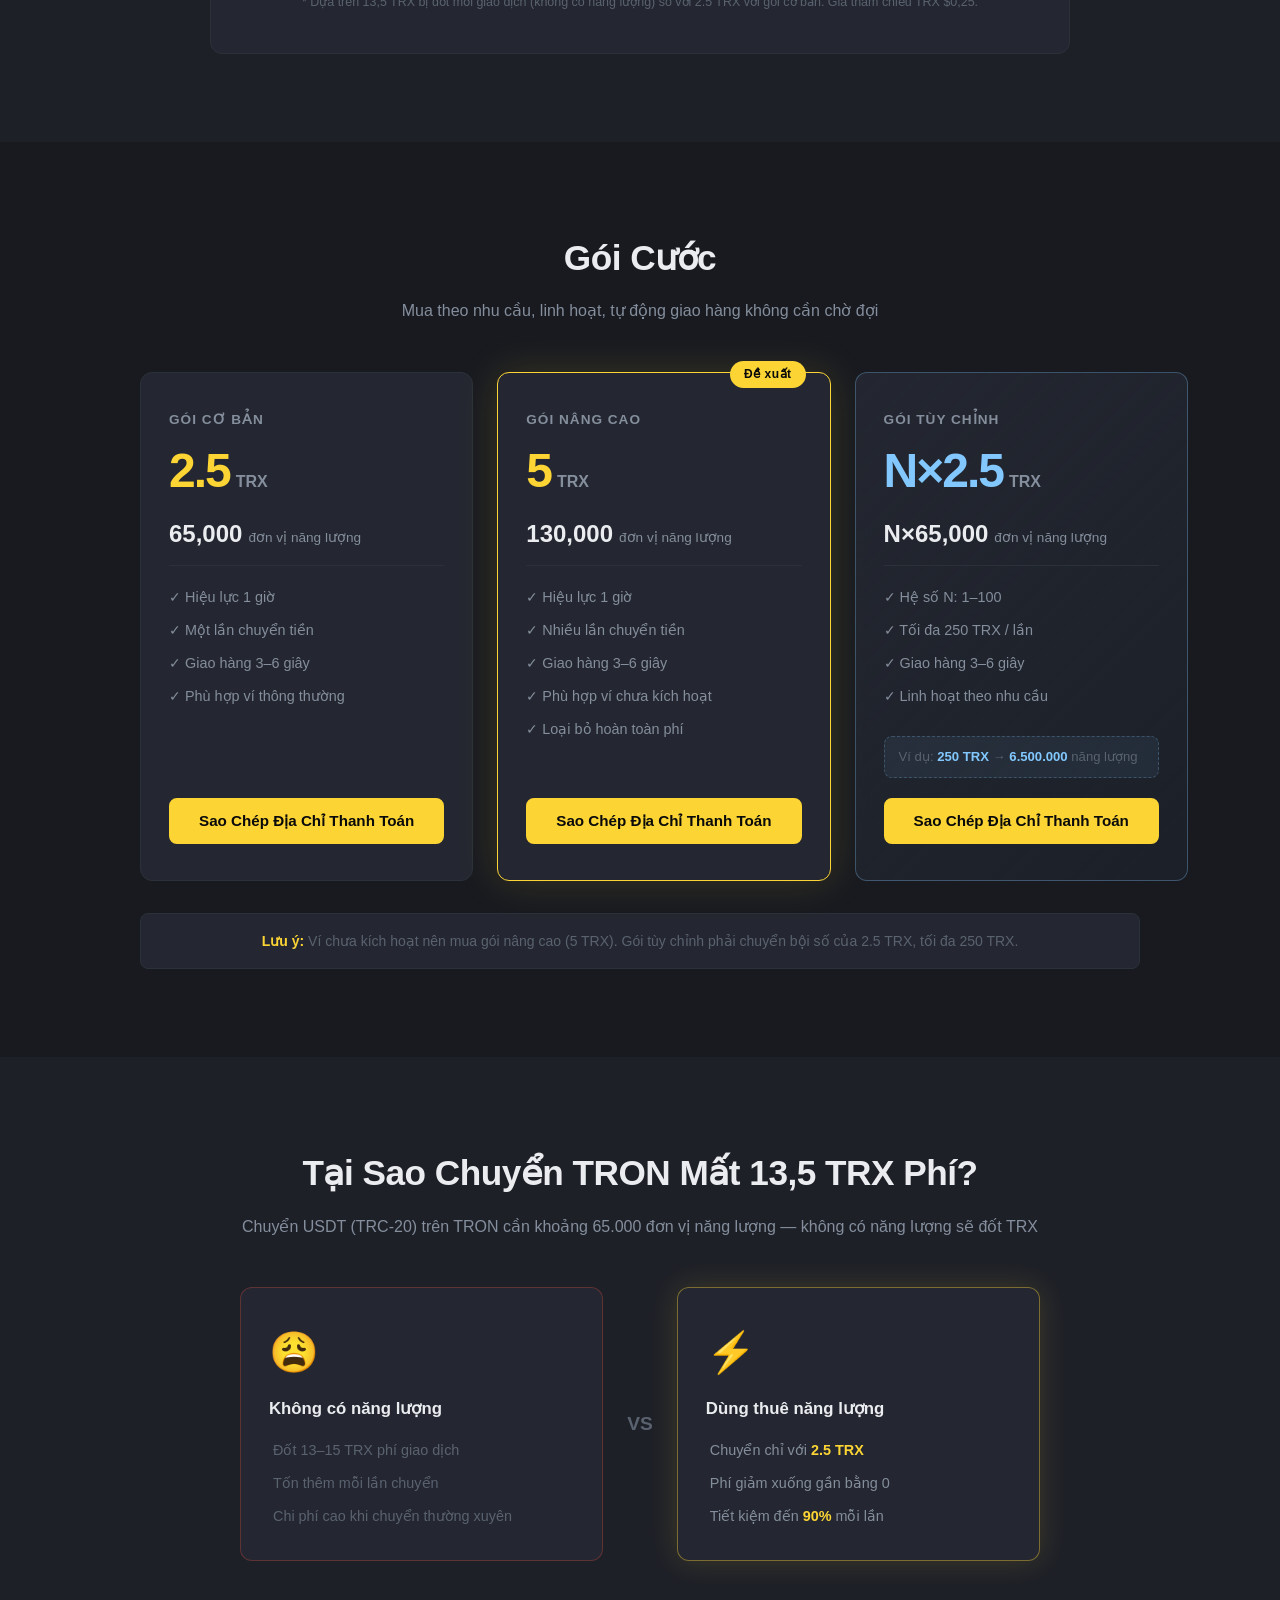
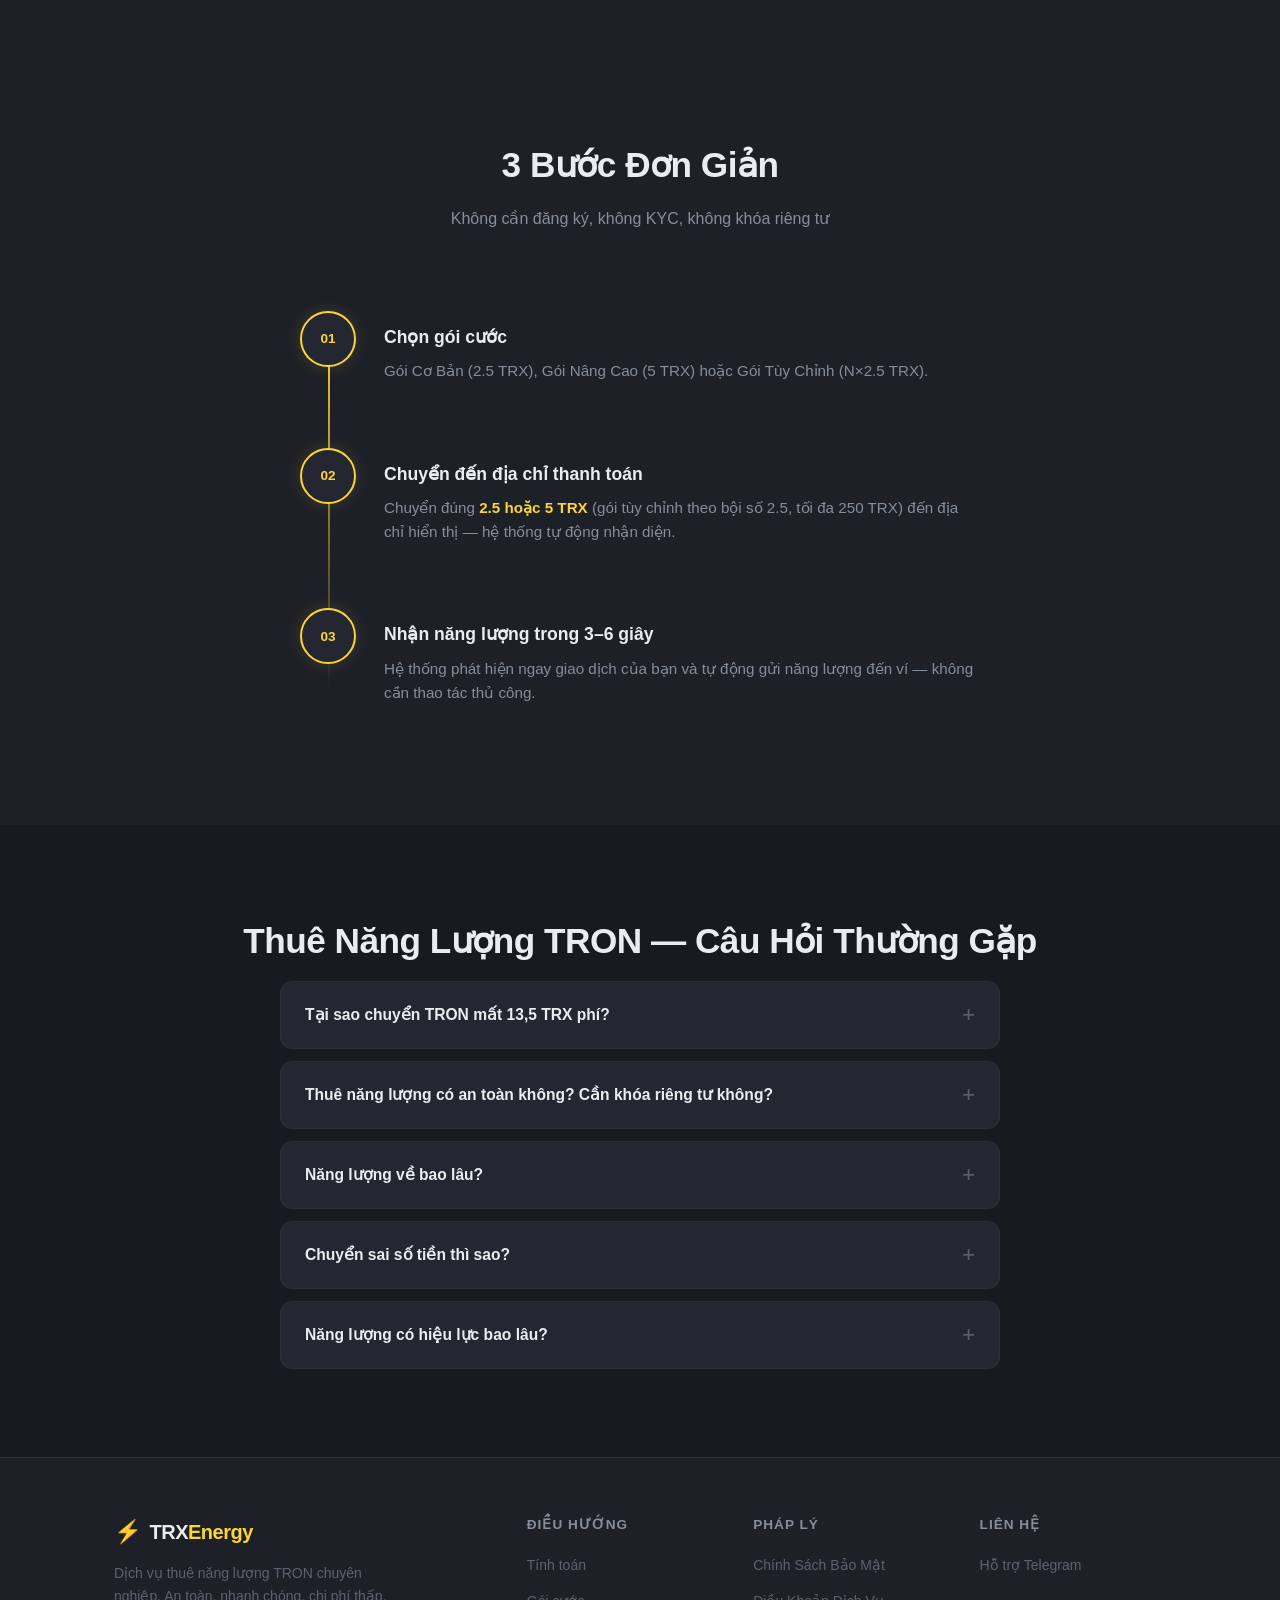
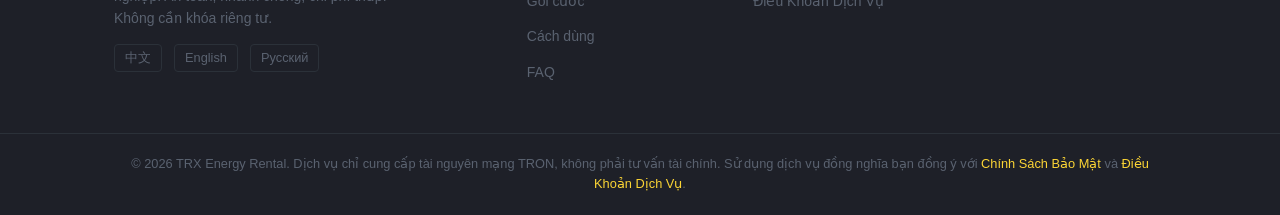
<file: vi/index.html>
<!DOCTYPE html>
<html lang="vi">
<head>
  <meta charset="UTF-8" />
  <meta name="viewport" content="width=device-width, initial-scale=1.0" />
  <title>Thuê Năng Lượng TRON - Tiết Kiệm 90% Phí USDT | TRX Energy Giao Hàng Tức Thì</title>
  <meta name="description" content="Nền tảng thuê năng lượng TRON chuyên nghiệp. Tiết kiệm đến 90% phí chuyển USDT. Mua năng lượng TRX, giao hàng tức thì 3-6 giây. Bảo mật hợp đồng thông minh, không cần khóa riêng tư, hoàn toàn minh bạch." />
  <meta name="keywords" content="thuê năng lượng TRON, TRON Energy Rental, phí chuyển USDT, mua năng lượng TRON, TRX năng lượng, tiết kiệm phí TRON, năng lượng波场, thuê TRX energy" />
  <link rel="canonical" href="https://2-trx.com/vi/" />
  <link rel="icon" href="data:image/svg+xml,<svg xmlns='http://www.w3.org/2000/svg' viewBox='0 0 100 100'><text y='.9em' font-size='90'>⚡</text></svg>" />

  <link rel="alternate" hreflang="zh-CN" href="https://2-trx.com/" />
  <link rel="alternate" hreflang="en" href="https://2-trx.com/en/" />
  <link rel="alternate" hreflang="ru" href="https://2-trx.com/ru/" />
  <link rel="alternate" hreflang="vi" href="https://2-trx.com/vi/" />
  <link rel="alternate" hreflang="x-default" href="https://2-trx.com/" />

  <meta property="og:type" content="website" />
  <meta property="og:url" content="https://2-trx.com/vi/" />
  <meta property="og:title" content="Thuê Năng Lượng TRON - Tiết Kiệm 90% Phí USDT" />
  <meta property="og:description" content="Nền tảng thuê năng lượng TRON chuyên nghiệp. Tiết kiệm đến 90% phí USDT. 2.5 TRX = 65,000 năng lượng, giao hàng 3-6 giây, không cần khóa riêng tư." />
  <meta property="og:image" content="https://2-trx.com/assets/og-image.png" />
  <meta property="og:locale" content="vi_VN" />
  <meta property="og:site_name" content="TRX Energy Rental" />

  <meta name="twitter:card" content="summary_large_image" />
  <meta name="twitter:title" content="Thuê Năng Lượng TRON - Tiết Kiệm 90% Phí USDT" />
  <meta name="twitter:description" content="2.5 TRX = 65,000 năng lượng TRON. Tự động giao hàng 3-6 giây, 24/7, không cần khóa riêng tư." />

  <script type="application/ld+json">
  {
    "@context": "https://schema.org",
    "@type": "FAQPage",
    "mainEntity": [
      {
        "@type": "Question",
        "name": "Tại sao chuyển TRON mất 13,5 TRX phí?",
        "acceptedAnswer": {
          "@type": "Answer",
          "text": "Chuyển USDT (TRC-20) trên mạng TRON cần khoảng 65.000 đơn vị 'năng lượng'. Nếu không có năng lượng, hệ thống tự động đốt khoảng 13,5 TRX làm phí giao dịch. Thuê năng lượng giúp giảm chi phí này xuống chỉ 2.5 TRX, tiết kiệm khoảng 90%."
        }
      },
      {
        "@type": "Question",
        "name": "Thuê năng lượng có an toàn không? Có cần khóa riêng tư không?",
        "acceptedAnswer": {
          "@type": "Answer",
          "text": "Hoàn toàn an toàn — không cần khóa riêng tư. Bạn chỉ cần gửi số TRX tương ứng đến địa chỉ được chỉ định, hệ thống sẽ tự động gửi năng lượng đến ví của bạn. Không cần ủy quyền, không rủi ro tài sản."
        }
      },
      {
        "@type": "Question",
        "name": "Năng lượng về tài khoản bao lâu?",
        "acceptedAnswer": {
          "@type": "Answer",
          "text": "Thường trong vòng 3-6 giây sau khi chuyển tiền. Hoạt động 24/7 hoàn toàn tự động."
        }
      }
    ]
  }
  </script>

  <link rel="stylesheet" href="../assets/css/style.css?v=1.0.5" />
</head>
<body>

  <header class="site-header" role="banner">
    <div class="container header-inner">
      <a href="/vi/" class="logo" aria-label="TRX Energy — Trang chủ">
        <span class="logo-icon" aria-hidden="true">⚡</span>
        <span class="logo-text">TRX<em>Energy</em></span>
      </a>
      <nav class="main-nav" role="navigation" aria-label="Điều hướng">
        <a href="#calculator">Tính toán</a>
        <a href="#pricing">Gói cước</a>
        <a href="#how-it-works">Cách dùng</a>
        <a href="#faq">FAQ</a>
        <a href="https://t.me/twotrx_24h" class="btn-nav" rel="noopener noreferrer" target="_blank">
          <svg viewBox="0 0 24 24" width="15" height="15" fill="currentColor" aria-hidden="true" style="vertical-align:-2px;margin-right:5px"><path d="M12 0C5.373 0 0 5.373 0 12s5.373 12 12 12 12-5.373 12-12S18.627 0 12 0zm5.894 8.221-1.97 9.28c-.145.658-.537.818-1.084.508l-3-2.21-1.447 1.394c-.16.16-.295.295-.605.295l.213-3.053 5.56-5.023c.242-.213-.054-.333-.373-.12L8.32 13.617l-2.96-.924c-.643-.204-.657-.643.136-.953l11.57-4.461c.537-.194 1.006.131.828.942z"/></svg>Hỗ trợ
        </a>
        <div class="lang-switcher">
          <span class="lang-current">🇻🇳 Tiếng Việt</span>
          <div class="lang-dropdown">
            <a href="/" hreflang="zh-CN">🇨🇳 中文</a>
            <a href="/en/" hreflang="en">🇺🇸 English</a>
            <a href="/ru/" hreflang="ru">🇷🇺 Русский</a>
          </div>
        </div>
      </nav>
      <button class="nav-toggle" aria-label="Menu" aria-expanded="false">
        <span></span><span></span><span></span>
      </button>
    </div>
  </header>

  <main>

    <section class="hero" aria-labelledby="hero-title">
      <div class="container hero-content">
        <div class="hero-badge">Tự động hoàn toàn · Giao tức thì · Không cần khóa riêng · Chi phí thấp</div>
        <h1 id="hero-title">Thuê Năng Lượng TRON<br /><span class="accent">Tiết Kiệm 90% Phí Chuyển USDT</span></h1>
        <p class="hero-subtitle">Ngừng đốt 13,5 TRX mỗi lần chuyển USDT trên TRON. Thuê năng lượng đầy đủ chỉ với <strong>2.5 TRX</strong> — tự động giao hàng trong 3–6 giây, dịch vụ 24/7 không cần thủ công.</p>
        <div class="hero-actions">
          <a href="#pricing" class="btn btn-primary">Mua Năng Lượng Ngay</a>
          <a href="#how-it-works" class="btn btn-ghost">Xem Cách Dùng</a>
        </div>
        <div class="hero-stats" role="list">
          <div class="stat" role="listitem">
            <span class="stat-value">90%</span>
            <span class="stat-label">Tiết kiệm phí</span>
          </div>
          <div class="stat-divider" aria-hidden="true"></div>
          <div class="stat" role="listitem">
            <span class="stat-value">3–6s</span>
            <span class="stat-label">Tự động giao</span>
          </div>
          <div class="stat-divider" aria-hidden="true"></div>
          <div class="stat" role="listitem">
            <span class="stat-value">24/7</span>
            <span class="stat-label">Không nghỉ</span>
          </div>
          <div class="stat-divider" aria-hidden="true"></div>
          <div class="stat" role="listitem">
            <span class="stat-value">0</span>
            <span class="stat-label">Khóa riêng tư</span>
          </div>
        </div>
        <div class="pay-address-box">
          <p class="pay-address-label">Địa chỉ thanh toán <span class="pay-address-hint">(nhấn để sao chép)</span></p>
          <button class="pay-address-copy" id="copyAddress" aria-label="Sao chép địa chỉ" data-address="TUQDxRd7b8ebhZ6i6UMQYFajEqugQfu7gu">
            <span class="pay-address-value">TUQDxRd7b8ebhZ6i6UMQYFajEqugQfu7gu</span>
            <svg class="copy-icon" viewBox="0 0 24 24" width="18" height="18" fill="none" stroke="currentColor" stroke-width="2" aria-hidden="true">
              <rect x="9" y="9" width="13" height="13" rx="2"/>
              <path d="M5 15H4a2 2 0 0 1-2-2V4a2 2 0 0 1 2-2h9a2 2 0 0 1 2 2v1"/>
            </svg>
            <span class="copy-feedback" aria-live="polite"></span>
          </button>
          <p class="pay-address-desc">Chuyển <strong>2.5 TRX</strong> (gói cơ bản) — nhận ngay <strong>65,000</strong> đơn vị năng lượng</p>
        </div>
      </div>
    </section>

    <!-- ===== CALCULATOR ===== -->
    <section class="calc-section" id="calculator" aria-labelledby="calc-title">
      <div class="container">
        <h2 id="calc-title" class="section-title">Máy Tính Tiết Kiệm</h2>
        <p class="section-subtitle">Nhập số lần chuyển USDT mỗi ngày để xem bạn tiết kiệm được bao nhiêu khi thuê năng lượng</p>
        <div class="calc-card">
          <div class="calc-input-group">
            <label for="calc-transfers" class="calc-label">Số lần chuyển USDT mỗi ngày</label>
            <div class="calc-slider-wrap">
              <input type="range" id="calc-slider" min="1" max="200" value="10" class="calc-slider" aria-label="Thanh trượt số lần chuyển" />
              <input type="number" id="calc-transfers" min="1" max="10000" value="10" class="calc-number" aria-label="Số lần chuyển mỗi ngày" />
            </div>
          </div>
          <div class="calc-results">
            <div class="calc-result-item calc-result-before">
              <span class="calc-result-label">Không có năng lượng (mỗi tháng)</span>
              <span class="calc-result-value" id="calc-before">4,050 TRX</span>
              <span class="calc-result-sub" id="calc-before-usd">≈ $1,013</span>
            </div>
            <div class="calc-result-arrow" aria-hidden="true">→</div>
            <div class="calc-result-item calc-result-after">
              <span class="calc-result-label">Với thuê năng lượng (mỗi tháng)</span>
              <span class="calc-result-value" id="calc-after">600 TRX</span>
              <span class="calc-result-sub" id="calc-after-usd">≈ $150</span>
            </div>
            <div class="calc-result-arrow" aria-hidden="true">→</div>
            <div class="calc-result-item calc-result-save">
              <span class="calc-result-label">Tiết kiệm mỗi tháng</span>
              <span class="calc-result-value" id="calc-save">3,450 TRX</span>
              <span class="calc-result-sub" id="calc-save-pct">Tiết kiệm 85%</span>
            </div>
          </div>
          <p class="calc-note">* Dựa trên 13,5 TRX bị đốt mỗi giao dịch (không có năng lượng) so với 2.5 TRX với gói cơ bản. Giá tham chiếu TRX $0,25.</p>
        </div>
      </div>
    </section>

    <section class="pricing-section" id="pricing" aria-labelledby="pricing-title">
      <div class="container">
        <h2 id="pricing-title" class="section-title">Gói Cước</h2>
        <p class="section-subtitle">Mua theo nhu cầu, linh hoạt, tự động giao hàng không cần chờ đợi</p>
        <div class="pricing-grid">

          <article class="pricing-card">
            <div class="pricing-tag">Gói Cơ Bản</div>
            <div class="pricing-price"><span class="price-amount">2.5</span><span class="price-unit">TRX</span></div>
            <div class="pricing-energy"><span class="energy-value">65,000</span><span class="energy-label">đơn vị năng lượng</span></div>
            <ul class="pricing-features">
              <li>✓ Hiệu lực 1 giờ</li>
              <li>✓ Một lần chuyển tiền</li>
              <li>✓ Giao hàng 3–6 giây</li>
              <li>✓ Phù hợp ví thông thường</li>
            </ul>
            <button class="btn btn-primary btn-block btn-copy-addr" data-address="TUQDxRd7b8ebhZ6i6UMQYFajEqugQfu7gu">Sao Chép Địa Chỉ Thanh Toán</button>
          </article>

          <article class="pricing-card pricing-card-featured">
            <div class="pricing-badge">Đề xuất</div>
            <div class="pricing-tag">Gói Nâng Cao</div>
            <div class="pricing-price"><span class="price-amount">5</span><span class="price-unit">TRX</span></div>
            <div class="pricing-energy"><span class="energy-value">130,000</span><span class="energy-label">đơn vị năng lượng</span></div>
            <ul class="pricing-features">
              <li>✓ Hiệu lực 1 giờ</li>
              <li>✓ Nhiều lần chuyển tiền</li>
              <li>✓ Giao hàng 3–6 giây</li>
              <li>✓ Phù hợp ví chưa kích hoạt</li>
              <li>✓ Loại bỏ hoàn toàn phí</li>
            </ul>
            <button class="btn btn-primary btn-block btn-copy-addr" data-address="TUQDxRd7b8ebhZ6i6UMQYFajEqugQfu7gu">Sao Chép Địa Chỉ Thanh Toán</button>
          </article>

          <article class="pricing-card pricing-card-custom">
            <div class="pricing-tag">Gói Tùy Chỉnh</div>
            <div class="pricing-price"><span class="price-amount">N×2.5</span><span class="price-unit">TRX</span></div>
            <div class="pricing-energy"><span class="energy-value">N×65,000</span><span class="energy-label">đơn vị năng lượng</span></div>
            <ul class="pricing-features">
              <li>✓ Hệ số N: 1–100</li>
              <li>✓ Tối đa 250 TRX / lần</li>
              <li>✓ Giao hàng 3–6 giây</li>
              <li>✓ Linh hoạt theo nhu cầu</li>
            </ul>
            <div class="custom-example">Ví dụ: <strong>250 TRX</strong> → <strong>6.500.000</strong> năng lượng</div>
            <button class="btn btn-primary btn-block btn-copy-addr" data-address="TUQDxRd7b8ebhZ6i6UMQYFajEqugQfu7gu">Sao Chép Địa Chỉ Thanh Toán</button>
          </article>

        </div>
        <p class="pricing-note"><strong>Lưu ý:</strong> Ví chưa kích hoạt nên mua gói nâng cao (5 TRX). Gói tùy chỉnh phải chuyển bội số của 2.5 TRX, tối đa 250 TRX.</p>
      </div>
    </section>

    <section class="why-section" aria-labelledby="why-title">
      <div class="container">
        <h2 id="why-title" class="section-title">Tại Sao Chuyển TRON Mất 13,5 TRX Phí?</h2>
        <p class="section-subtitle">Chuyển USDT (TRC-20) trên TRON cần khoảng 65.000 đơn vị năng lượng — không có năng lượng sẽ đốt TRX</p>
        <div class="compare-grid">
          <article class="compare-card compare-bad">
            <div class="compare-icon" aria-hidden="true">😩</div>
            <h3>Không có năng lượng</h3>
            <ul>
              <li>Đốt 13–15 TRX phí giao dịch</li>
              <li>Tốn thêm mỗi lần chuyển</li>
              <li>Chi phí cao khi chuyển thường xuyên</li>
            </ul>
          </article>
          <div class="compare-arrow" aria-hidden="true">VS</div>
          <article class="compare-card compare-good">
            <div class="compare-icon" aria-hidden="true">⚡</div>
            <h3>Dùng thuê năng lượng</h3>
            <ul>
              <li>Chuyển chỉ với <strong>2.5 TRX</strong></li>
              <li>Phí giảm xuống gần bằng 0</li>
              <li>Tiết kiệm đến <strong>90%</strong> mỗi lần</li>
            </ul>
          </article>
        </div>
      </div>
    </section>

    <section class="how-section" id="how-it-works" aria-labelledby="how-title">
      <div class="container">
        <h2 id="how-title" class="section-title">3 Bước Đơn Giản</h2>
        <p class="section-subtitle">Không cần đăng ký, không KYC, không khóa riêng tư</p>
        <ol class="steps-list">
          <li class="step">
            <div class="step-number" aria-hidden="true">01</div>
            <div class="step-content">
              <h3>Chọn gói cước</h3>
              <p>Gói Cơ Bản (2.5 TRX), Gói Nâng Cao (5 TRX) hoặc Gói Tùy Chỉnh (N×2.5 TRX).</p>
            </div>
          </li>
          <li class="step">
            <div class="step-number" aria-hidden="true">02</div>
            <div class="step-content">
              <h3>Chuyển đến địa chỉ thanh toán</h3>
              <p>Chuyển đúng <strong>2.5 hoặc 5 TRX</strong> (gói tùy chỉnh theo bội số 2.5, tối đa 250 TRX) đến địa chỉ hiển thị — hệ thống tự động nhận diện.</p>
            </div>
          </li>
          <li class="step">
            <div class="step-number" aria-hidden="true">03</div>
            <div class="step-content">
              <h3>Nhận năng lượng trong 3–6 giây</h3>
              <p>Hệ thống phát hiện ngay giao dịch của bạn và tự động gửi năng lượng đến ví — không cần thao tác thủ công.</p>
            </div>
          </li>
        </ol>
      </div>
    </section>

    <section class="faq-section" id="faq" aria-labelledby="faq-title">
      <div class="container">
        <h2 id="faq-title" class="section-title">Thuê Năng Lượng TRON — Câu Hỏi Thường Gặp</h2>
        <dl class="faq-list">

          <div class="faq-item">
            <dt class="faq-question"><button aria-expanded="false" aria-controls="faq-1">Tại sao chuyển TRON mất 13,5 TRX phí?</button></dt>
            <dd class="faq-answer" id="faq-1" hidden>Chuyển USDT (TRC-20) trên TRON cần khoảng 65.000 đơn vị "năng lượng". Không có năng lượng, hệ thống tự đốt khoảng <strong>13,5 TRX</strong> làm phí. Thuê năng lượng giảm chi phí xuống 2.5 TRX — tiết kiệm <strong>90%</strong>.</dd>
          </div>

          <div class="faq-item">
            <dt class="faq-question"><button aria-expanded="false" aria-controls="faq-2">Thuê năng lượng có an toàn không? Cần khóa riêng tư không?</button></dt>
            <dd class="faq-answer" id="faq-2" hidden><strong>Hoàn toàn an toàn, không cần khóa riêng tư.</strong> Bạn chỉ cần chuyển TRX đến địa chỉ chỉ định — hệ thống tự gửi năng lượng đến ví của bạn. Không cần ủy quyền, không rủi ro tài sản, minh bạch trên chuỗi.</dd>
          </div>

          <div class="faq-item">
            <dt class="faq-question"><button aria-expanded="false" aria-controls="faq-3">Năng lượng về bao lâu?</button></dt>
            <dd class="faq-answer" id="faq-3" hidden>Thường trong 3–6 giây sau khi chuyển. Hoạt động 24/7 tự động hoàn toàn.</dd>
          </div>

          <div class="faq-item">
            <dt class="faq-question"><button aria-expanded="false" aria-controls="faq-4">Chuyển sai số tiền thì sao?</button></dt>
            <dd class="faq-answer" id="faq-4" hidden>Vui lòng chuyển đúng 2.5 hoặc 5 TRX (gói tùy chỉnh theo bội số 2.5 TRX). Nếu sai, hệ thống có thể không giao tự động. Liên hệ hỗ trợ để xử lý.</dd>
          </div>

          <div class="faq-item">
            <dt class="faq-question"><button aria-expanded="false" aria-controls="faq-5">Năng lượng có hiệu lực bao lâu?</button></dt>
            <dd class="faq-answer" id="faq-5" hidden>Năng lượng có hiệu lực <strong>1 giờ</strong> kể từ khi nhận. Hãy chuyển USDT trước khi hết hạn.</dd>
          </div>

        </dl>
      </div>
    </section>

  </main>

  <footer class="site-footer" id="contact" role="contentinfo">
    <div class="container footer-inner">
      <div class="footer-brand">
        <a href="/vi/" class="logo"><span class="logo-icon">⚡</span><span class="logo-text">TRX<em>Energy</em></span></a>
        <p>Dịch vụ thuê năng lượng TRON chuyên nghiệp. An toàn, nhanh chóng, chi phí thấp. Không cần khóa riêng tư.</p>
        <div class="footer-langs">
          <a href="/" hreflang="zh-CN">中文</a>
          <a href="/en/" hreflang="en">English</a>
          <a href="/ru/" hreflang="ru">Русский</a>
        </div>
      </div>
      <nav class="footer-nav" aria-label="Điều hướng">
        <h3>Điều Hướng</h3>
        <ul>
          <li><a href="#calculator">Tính toán</a></li>
          <li><a href="#pricing">Gói cước</a></li>
          <li><a href="#how-it-works">Cách dùng</a></li>
          <li><a href="#faq">FAQ</a></li>
        </ul>
      </nav>
      <div class="footer-legal">
        <h3>Pháp Lý</h3>
        <ul>
          <li><a href="/vi/privacy.html">Chính Sách Bảo Mật</a></li>
          <li><a href="/vi/terms.html">Điều Khoản Dịch Vụ</a></li>
        </ul>
      </div>
      <div class="footer-contact">
        <h3>Liên Hệ</h3>
        <ul>
          <li><a href="https://t.me/twotrx_24h" rel="noopener noreferrer" target="_blank">Hỗ trợ Telegram</a></li>
        </ul>
      </div>
    </div>
    <div class="footer-bottom">
      <div class="container">
        <p>&copy; 2026 TRX Energy Rental. Dịch vụ chỉ cung cấp tài nguyên mạng TRON, không phải tư vấn tài chính. Sử dụng dịch vụ đồng nghĩa bạn đồng ý với <a href="/vi/privacy.html">Chính Sách Bảo Mật</a> và <a href="/vi/terms.html">Điều Khoản Dịch Vụ</a>.</p>
      </div>
    </div>
  </footer>

  <script src="../assets/js/main.js?v=1.0.3"></script>
</body>
</html>
</file>
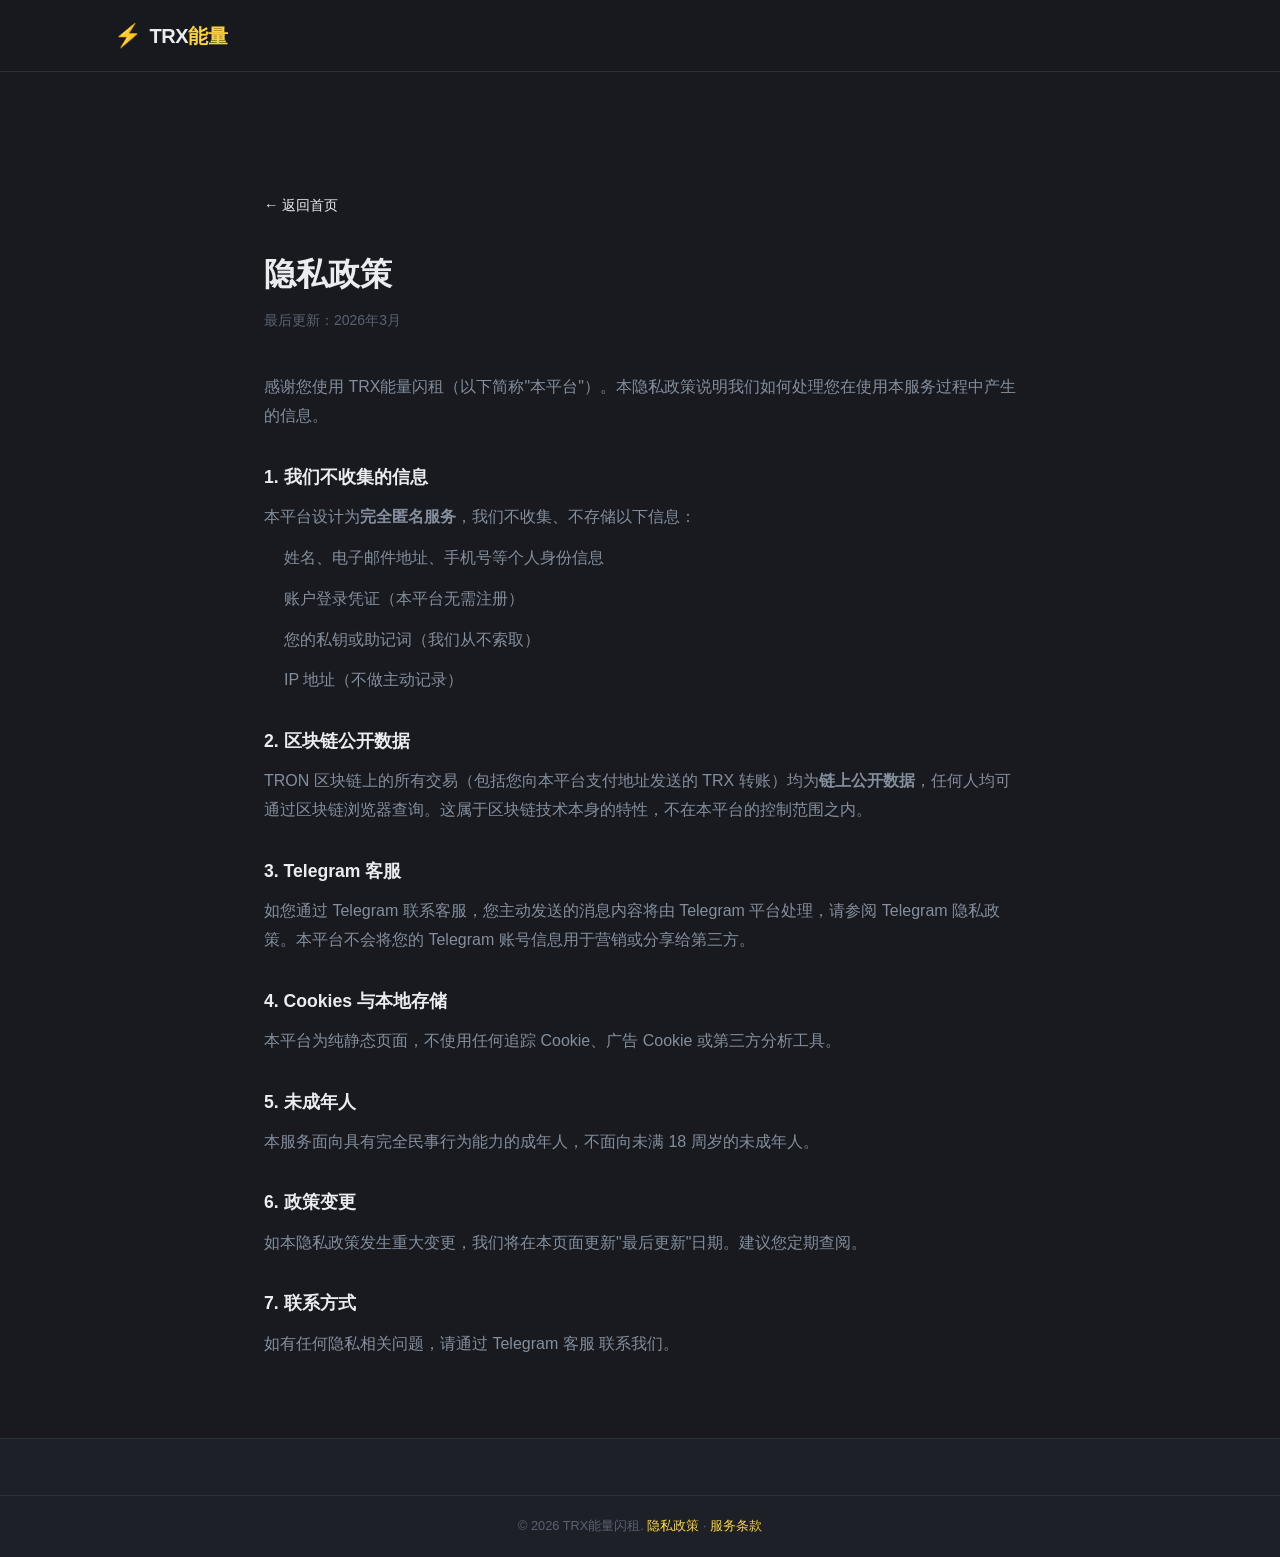
<file: privacy.html>
<!DOCTYPE html>
<html lang="zh-CN">
<head>
  <meta charset="UTF-8" />
  <meta name="viewport" content="width=device-width, initial-scale=1.0" />
  <title>隐私政策 | TRX能量闪租</title>
  <meta name="description" content="TRX能量闪租隐私政策 — 了解我们如何处理您的数据。本平台不收集任何个人身份信息，所有交易均在 TRON 链上公开可查。" />
  <meta name="robots" content="index, follow" />
  <link rel="canonical" href="https://2-trx.com/privacy.html" />
  <link rel="icon" href="data:image/svg+xml,<svg xmlns='http://www.w3.org/2000/svg' viewBox='0 0 100 100'><text y='.9em' font-size='90'>⚡</text></svg>" />
  <link rel="alternate" hreflang="zh-CN" href="https://2-trx.com/privacy.html" />
  <link rel="alternate" hreflang="en" href="https://2-trx.com/en/privacy.html" />
  <link rel="stylesheet" href="assets/css/style.css?v=1.0.5" />
  <style>
    .legal-page { max-width: 800px; margin: 120px auto 80px; padding: 0 24px; }
    .legal-page h1 { font-size: 2rem; color: var(--gold); margin-bottom: 8px; }
    .legal-page .updated { color: var(--text-muted); font-size: 0.875rem; margin-bottom: 40px; }
    .legal-page h2 { font-size: 1.1rem; color: var(--gold); margin: 32px 0 12px; }
    .legal-page p, .legal-page li { color: var(--text-secondary); line-height: 1.8; margin-bottom: 12px; }
    .legal-page ul { padding-left: 20px; }
    .legal-page a { color: var(--gold); }
    .back-link { display: inline-block; margin-bottom: 32px; color: var(--gold); font-size: 0.9rem; }
    .back-link::before { content: "← "; }
  </style>
</head>
<body>
  <header class="site-header">
    <div class="container header-inner">
      <a href="/" class="logo" aria-label="TRX能量闪租首页">
        <span class="logo-icon" aria-hidden="true">⚡</span>
        <span class="logo-text">TRX<em>能量</em></span>
      </a>
    </div>
  </header>

  <main class="legal-page">
    <a href="/" class="back-link">返回首页</a>
    <h1>隐私政策</h1>
    <p class="updated">最后更新：2026年3月</p>

    <p>感谢您使用 TRX能量闪租（以下简称"本平台"）。本隐私政策说明我们如何处理您在使用本服务过程中产生的信息。</p>

    <h2>1. 我们不收集的信息</h2>
    <p>本平台设计为<strong>完全匿名服务</strong>，我们不收集、不存储以下信息：</p>
    <ul>
      <li>姓名、电子邮件地址、手机号等个人身份信息</li>
      <li>账户登录凭证（本平台无需注册）</li>
      <li>您的私钥或助记词（我们从不索取）</li>
      <li>IP 地址（不做主动记录）</li>
    </ul>

    <h2>2. 区块链公开数据</h2>
    <p>TRON 区块链上的所有交易（包括您向本平台支付地址发送的 TRX 转账）均为<strong>链上公开数据</strong>，任何人均可通过区块链浏览器查询。这属于区块链技术本身的特性，不在本平台的控制范围之内。</p>

    <h2>3. Telegram 客服</h2>
    <p>如您通过 Telegram 联系客服，您主动发送的消息内容将由 Telegram 平台处理，请参阅 <a href="https://telegram.org/privacy" rel="noopener noreferrer" target="_blank">Telegram 隐私政策</a>。本平台不会将您的 Telegram 账号信息用于营销或分享给第三方。</p>

    <h2>4. Cookies 与本地存储</h2>
    <p>本平台为纯静态页面，不使用任何追踪 Cookie、广告 Cookie 或第三方分析工具。</p>

    <h2>5. 未成年人</h2>
    <p>本服务面向具有完全民事行为能力的成年人，不面向未满 18 周岁的未成年人。</p>

    <h2>6. 政策变更</h2>
    <p>如本隐私政策发生重大变更，我们将在本页面更新"最后更新"日期。建议您定期查阅。</p>

    <h2>7. 联系方式</h2>
    <p>如有任何隐私相关问题，请通过 <a href="https://t.me/twotrx_24h" rel="noopener noreferrer" target="_blank">Telegram 客服</a> 联系我们。</p>
  </main>

  <footer class="site-footer">
    <div class="footer-bottom">
      <div class="container">
        <p>&copy; 2026 TRX能量闪租. <a href="/privacy.html">隐私政策</a> · <a href="/terms.html">服务条款</a></p>
      </div>
    </div>
  </footer>
</body>
</html>
</file>
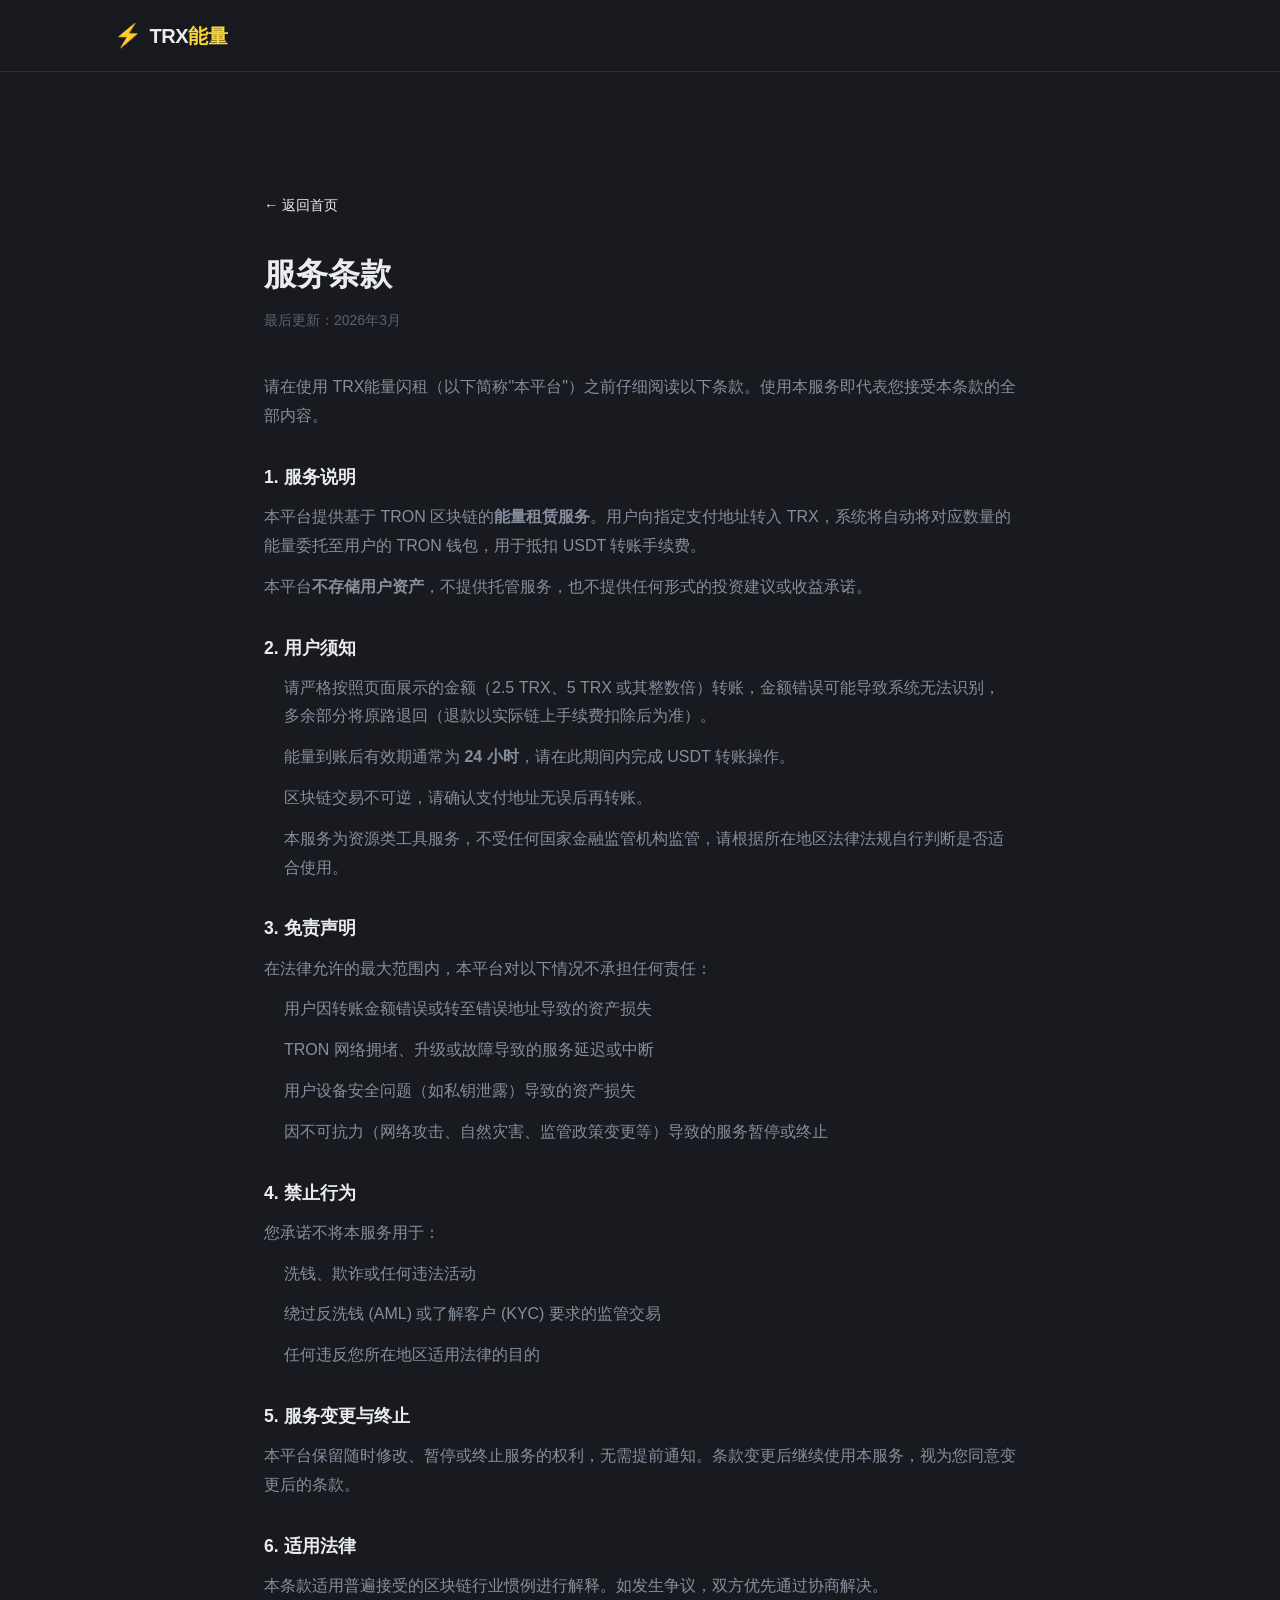
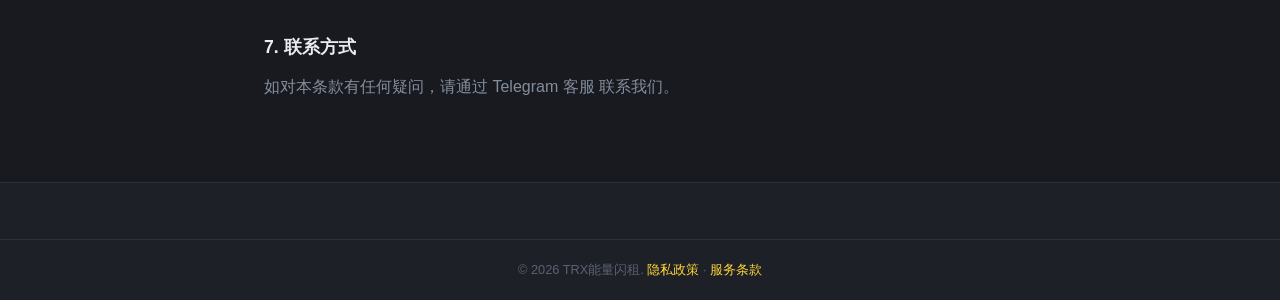
<file: terms.html>
<!DOCTYPE html>
<html lang="zh-CN">
<head>
  <meta charset="UTF-8" />
  <meta name="viewport" content="width=device-width, initial-scale=1.0" />
  <title>服务条款 | TRX能量闪租</title>
  <meta name="description" content="TRX能量闪租服务条款 — 使用本平台前请阅读。本平台提供 TRON 网络能量租赁服务，不提供金融投资建议，使用须知如下。" />
  <meta name="robots" content="index, follow" />
  <link rel="canonical" href="https://2-trx.com/terms.html" />
  <link rel="icon" href="data:image/svg+xml,<svg xmlns='http://www.w3.org/2000/svg' viewBox='0 0 100 100'><text y='.9em' font-size='90'>⚡</text></svg>" />
  <link rel="alternate" hreflang="zh-CN" href="https://2-trx.com/terms.html" />
  <link rel="alternate" hreflang="en" href="https://2-trx.com/en/terms.html" />
  <link rel="stylesheet" href="assets/css/style.css?v=1.0.5" />
  <style>
    .legal-page { max-width: 800px; margin: 120px auto 80px; padding: 0 24px; }
    .legal-page h1 { font-size: 2rem; color: var(--gold); margin-bottom: 8px; }
    .legal-page .updated { color: var(--text-muted); font-size: 0.875rem; margin-bottom: 40px; }
    .legal-page h2 { font-size: 1.1rem; color: var(--gold); margin: 32px 0 12px; }
    .legal-page p, .legal-page li { color: var(--text-secondary); line-height: 1.8; margin-bottom: 12px; }
    .legal-page ul { padding-left: 20px; }
    .legal-page a { color: var(--gold); }
    .back-link { display: inline-block; margin-bottom: 32px; color: var(--gold); font-size: 0.9rem; }
    .back-link::before { content: "← "; }
  </style>
</head>
<body>
  <header class="site-header">
    <div class="container header-inner">
      <a href="/" class="logo" aria-label="TRX能量闪租首页">
        <span class="logo-icon" aria-hidden="true">⚡</span>
        <span class="logo-text">TRX<em>能量</em></span>
      </a>
    </div>
  </header>

  <main class="legal-page">
    <a href="/" class="back-link">返回首页</a>
    <h1>服务条款</h1>
    <p class="updated">最后更新：2026年3月</p>

    <p>请在使用 TRX能量闪租（以下简称"本平台"）之前仔细阅读以下条款。使用本服务即代表您接受本条款的全部内容。</p>

    <h2>1. 服务说明</h2>
    <p>本平台提供基于 TRON 区块链的<strong>能量租赁服务</strong>。用户向指定支付地址转入 TRX，系统将自动将对应数量的能量委托至用户的 TRON 钱包，用于抵扣 USDT 转账手续费。</p>
    <p>本平台<strong>不存储用户资产</strong>，不提供托管服务，也不提供任何形式的投资建议或收益承诺。</p>

    <h2>2. 用户须知</h2>
    <ul>
      <li>请严格按照页面展示的金额（2.5 TRX、5 TRX 或其整数倍）转账，金额错误可能导致系统无法识别，多余部分将原路退回（退款以实际链上手续费扣除后为准）。</li>
      <li>能量到账后有效期通常为 <strong>24 小时</strong>，请在此期间内完成 USDT 转账操作。</li>
      <li>区块链交易不可逆，请确认支付地址无误后再转账。</li>
      <li>本服务为资源类工具服务，不受任何国家金融监管机构监管，请根据所在地区法律法规自行判断是否适合使用。</li>
    </ul>

    <h2>3. 免责声明</h2>
    <p>在法律允许的最大范围内，本平台对以下情况不承担任何责任：</p>
    <ul>
      <li>用户因转账金额错误或转至错误地址导致的资产损失</li>
      <li>TRON 网络拥堵、升级或故障导致的服务延迟或中断</li>
      <li>用户设备安全问题（如私钥泄露）导致的资产损失</li>
      <li>因不可抗力（网络攻击、自然灾害、监管政策变更等）导致的服务暂停或终止</li>
    </ul>

    <h2>4. 禁止行为</h2>
    <p>您承诺不将本服务用于：</p>
    <ul>
      <li>洗钱、欺诈或任何违法活动</li>
      <li>绕过反洗钱 (AML) 或了解客户 (KYC) 要求的监管交易</li>
      <li>任何违反您所在地区适用法律的目的</li>
    </ul>

    <h2>5. 服务变更与终止</h2>
    <p>本平台保留随时修改、暂停或终止服务的权利，无需提前通知。条款变更后继续使用本服务，视为您同意变更后的条款。</p>

    <h2>6. 适用法律</h2>
    <p>本条款适用普遍接受的区块链行业惯例进行解释。如发生争议，双方优先通过协商解决。</p>

    <h2>7. 联系方式</h2>
    <p>如对本条款有任何疑问，请通过 <a href="https://t.me/twotrx_24h" rel="noopener noreferrer" target="_blank">Telegram 客服</a> 联系我们。</p>
  </main>

  <footer class="site-footer">
    <div class="footer-bottom">
      <div class="container">
        <p>&copy; 2026 TRX能量闪租. <a href="/privacy.html">隐私政策</a> · <a href="/terms.html">服务条款</a></p>
      </div>
    </div>
  </footer>
</body>
</html>
</file>
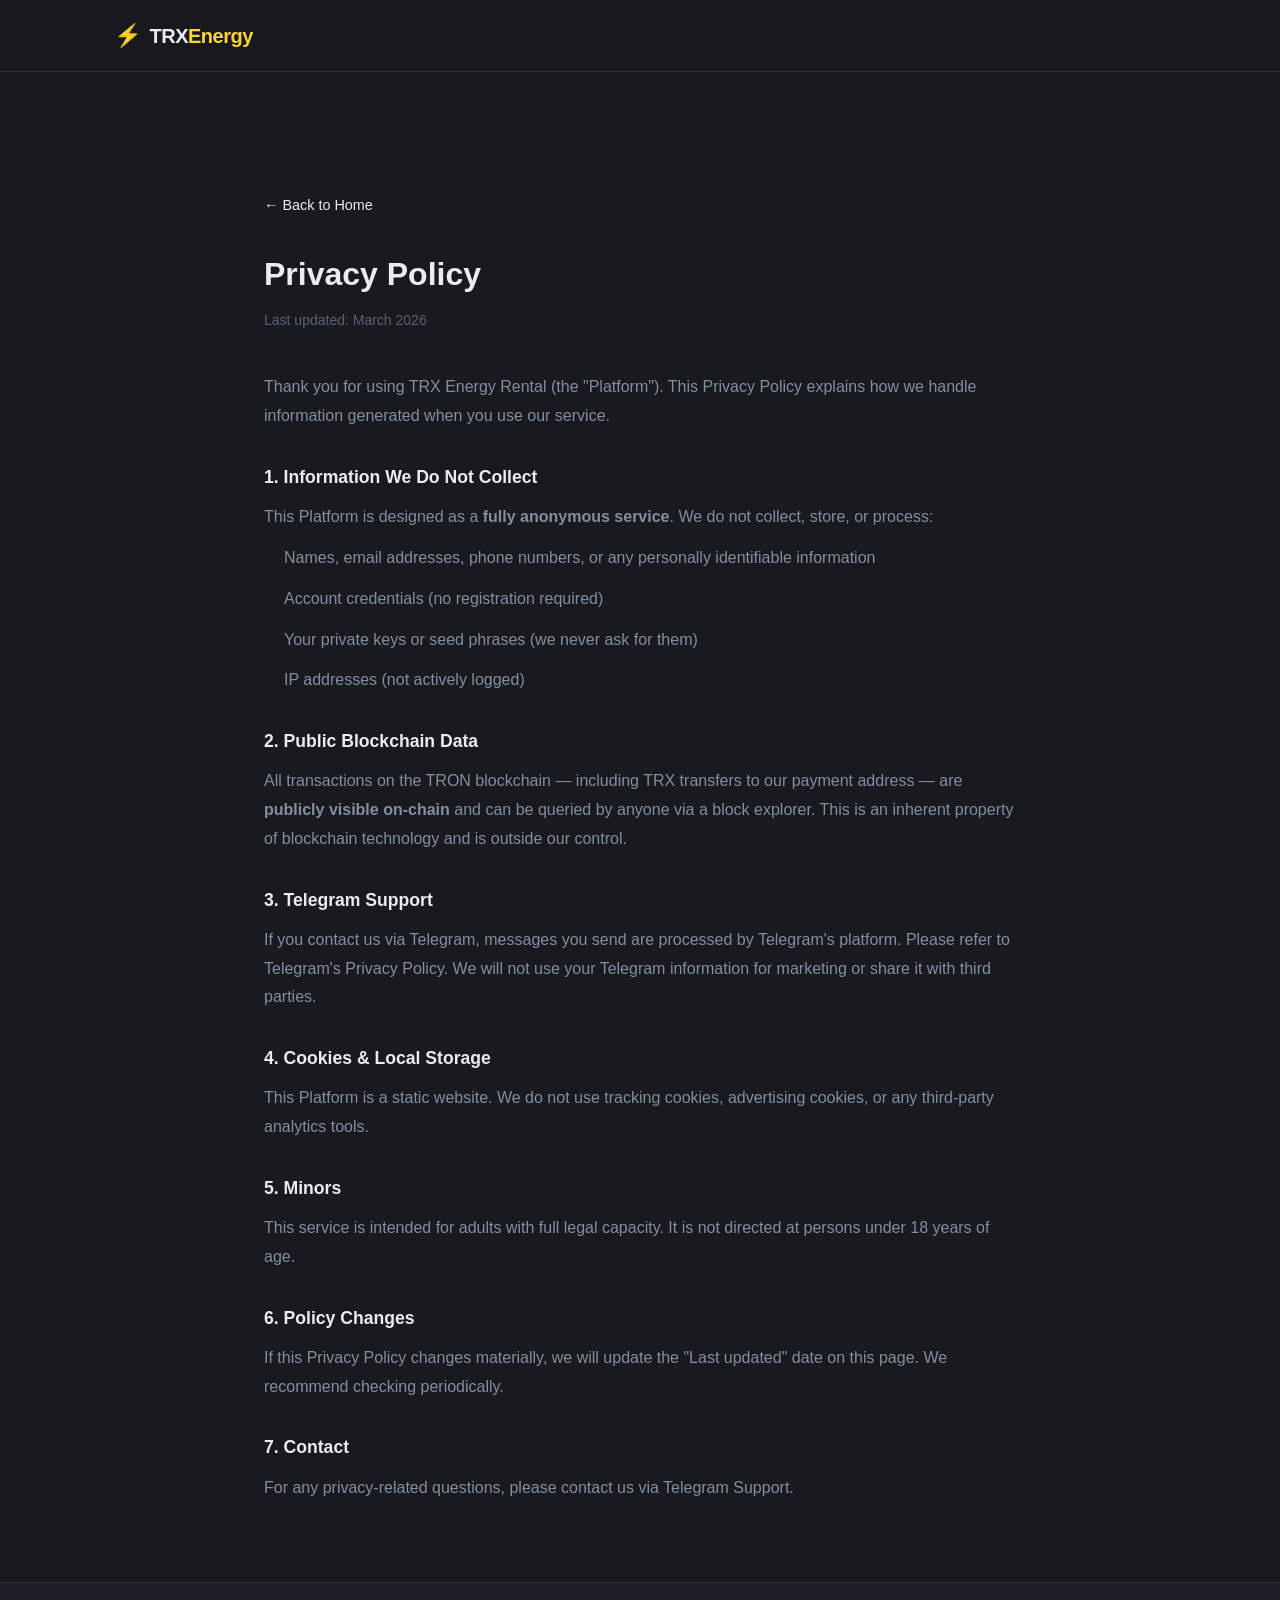
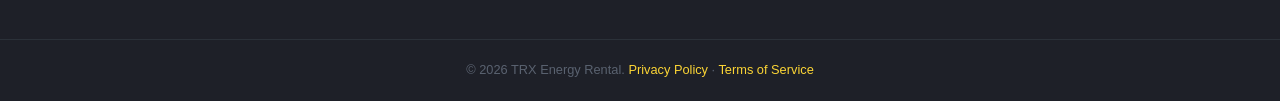
<file: en/privacy.html>
<!DOCTYPE html>
<html lang="en">
<head>
  <meta charset="UTF-8" />
  <meta name="viewport" content="width=device-width, initial-scale=1.0" />
  <title>Privacy Policy | TRX Energy Rental</title>
  <meta name="description" content="TRX Energy Rental Privacy Policy — We do not collect personal data. All transactions are publicly verifiable on the TRON blockchain." />
  <meta name="robots" content="index, follow" />
  <link rel="canonical" href="https://2-trx.com/en/privacy.html" />
  <link rel="icon" href="data:image/svg+xml,<svg xmlns='http://www.w3.org/2000/svg' viewBox='0 0 100 100'><text y='.9em' font-size='90'>⚡</text></svg>" />
  <link rel="alternate" hreflang="zh-CN" href="https://2-trx.com/privacy.html" />
  <link rel="alternate" hreflang="en" href="https://2-trx.com/en/privacy.html" />
  <link rel="alternate" hreflang="ru" href="https://2-trx.com/ru/privacy.html" />
  <link rel="alternate" hreflang="vi" href="https://2-trx.com/vi/privacy.html" />
  <link rel="stylesheet" href="../assets/css/style.css?v=1.0.5" />
  <style>
    .legal-page { max-width: 800px; margin: 120px auto 80px; padding: 0 24px; }
    .legal-page h1 { font-size: 2rem; color: var(--gold); margin-bottom: 8px; }
    .legal-page .updated { color: var(--text-muted); font-size: 0.875rem; margin-bottom: 40px; }
    .legal-page h2 { font-size: 1.1rem; color: var(--gold); margin: 32px 0 12px; }
    .legal-page p, .legal-page li { color: var(--text-secondary); line-height: 1.8; margin-bottom: 12px; }
    .legal-page ul { padding-left: 20px; }
    .legal-page a { color: var(--gold); }
    .back-link { display: inline-block; margin-bottom: 32px; color: var(--gold); font-size: 0.9rem; }
    .back-link::before { content: "← "; }
  </style>
</head>
<body>
  <header class="site-header">
    <div class="container header-inner">
      <a href="/en/" class="logo" aria-label="TRX Energy Rental Home">
        <span class="logo-icon" aria-hidden="true">⚡</span>
        <span class="logo-text">TRX<em>Energy</em></span>
      </a>
    </div>
  </header>

  <main class="legal-page">
    <a href="/en/" class="back-link">Back to Home</a>
    <h1>Privacy Policy</h1>
    <p class="updated">Last updated: March 2026</p>

    <p>Thank you for using TRX Energy Rental (the "Platform"). This Privacy Policy explains how we handle information generated when you use our service.</p>

    <h2>1. Information We Do Not Collect</h2>
    <p>This Platform is designed as a <strong>fully anonymous service</strong>. We do not collect, store, or process:</p>
    <ul>
      <li>Names, email addresses, phone numbers, or any personally identifiable information</li>
      <li>Account credentials (no registration required)</li>
      <li>Your private keys or seed phrases (we never ask for them)</li>
      <li>IP addresses (not actively logged)</li>
    </ul>

    <h2>2. Public Blockchain Data</h2>
    <p>All transactions on the TRON blockchain — including TRX transfers to our payment address — are <strong>publicly visible on-chain</strong> and can be queried by anyone via a block explorer. This is an inherent property of blockchain technology and is outside our control.</p>

    <h2>3. Telegram Support</h2>
    <p>If you contact us via Telegram, messages you send are processed by Telegram's platform. Please refer to <a href="https://telegram.org/privacy" rel="noopener noreferrer" target="_blank">Telegram's Privacy Policy</a>. We will not use your Telegram information for marketing or share it with third parties.</p>

    <h2>4. Cookies &amp; Local Storage</h2>
    <p>This Platform is a static website. We do not use tracking cookies, advertising cookies, or any third-party analytics tools.</p>

    <h2>5. Minors</h2>
    <p>This service is intended for adults with full legal capacity. It is not directed at persons under 18 years of age.</p>

    <h2>6. Policy Changes</h2>
    <p>If this Privacy Policy changes materially, we will update the "Last updated" date on this page. We recommend checking periodically.</p>

    <h2>7. Contact</h2>
    <p>For any privacy-related questions, please contact us via <a href="https://t.me/twotrx_24h" rel="noopener noreferrer" target="_blank">Telegram Support</a>.</p>
  </main>

  <footer class="site-footer">
    <div class="footer-bottom">
      <div class="container">
        <p>&copy; 2026 TRX Energy Rental. <a href="/en/privacy.html">Privacy Policy</a> · <a href="/en/terms.html">Terms of Service</a></p>
      </div>
    </div>
  </footer>
</body>
</html>
</file>
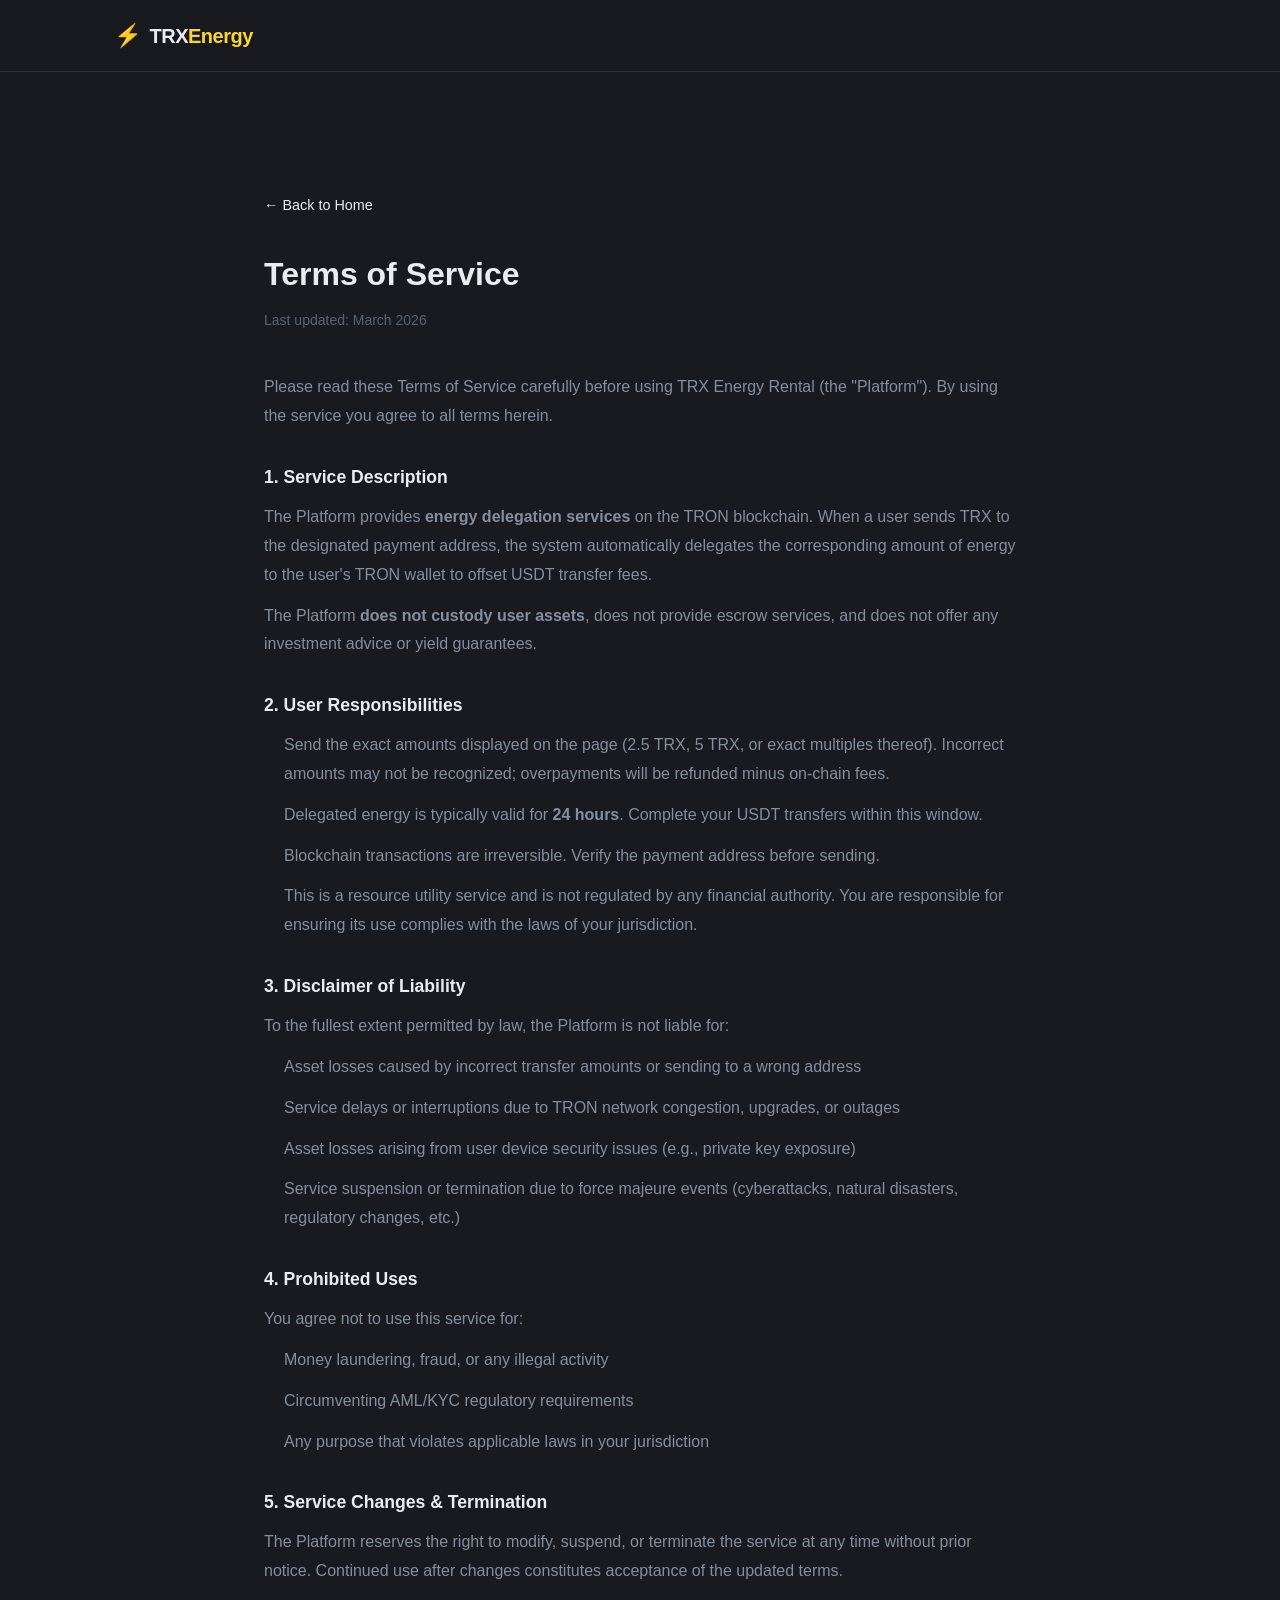
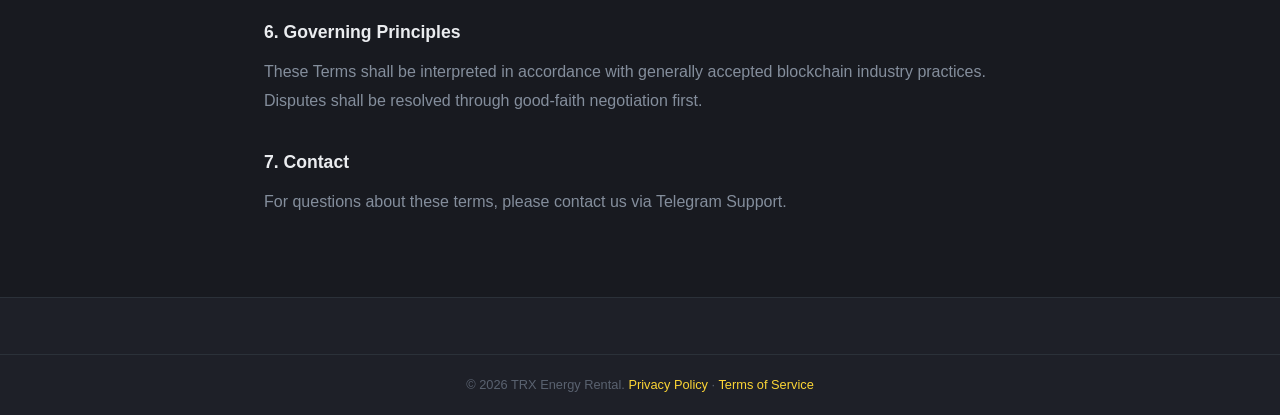
<file: en/terms.html>
<!DOCTYPE html>
<html lang="en">
<head>
  <meta charset="UTF-8" />
  <meta name="viewport" content="width=device-width, initial-scale=1.0" />
  <title>Terms of Service | TRX Energy Rental</title>
  <meta name="description" content="TRX Energy Rental Terms of Service — Please read before using. We provide TRON network energy delegation services only, not financial advice." />
  <meta name="robots" content="index, follow" />
  <link rel="canonical" href="https://2-trx.com/en/terms.html" />
  <link rel="icon" href="data:image/svg+xml,<svg xmlns='http://www.w3.org/2000/svg' viewBox='0 0 100 100'><text y='.9em' font-size='90'>⚡</text></svg>" />
  <link rel="alternate" hreflang="zh-CN" href="https://2-trx.com/terms.html" />
  <link rel="alternate" hreflang="en" href="https://2-trx.com/en/terms.html" />
  <link rel="alternate" hreflang="ru" href="https://2-trx.com/ru/terms.html" />
  <link rel="alternate" hreflang="vi" href="https://2-trx.com/vi/terms.html" />
  <link rel="stylesheet" href="../assets/css/style.css?v=1.0.5" />
  <style>
    .legal-page { max-width: 800px; margin: 120px auto 80px; padding: 0 24px; }
    .legal-page h1 { font-size: 2rem; color: var(--gold); margin-bottom: 8px; }
    .legal-page .updated { color: var(--text-muted); font-size: 0.875rem; margin-bottom: 40px; }
    .legal-page h2 { font-size: 1.1rem; color: var(--gold); margin: 32px 0 12px; }
    .legal-page p, .legal-page li { color: var(--text-secondary); line-height: 1.8; margin-bottom: 12px; }
    .legal-page ul { padding-left: 20px; }
    .legal-page a { color: var(--gold); }
    .back-link { display: inline-block; margin-bottom: 32px; color: var(--gold); font-size: 0.9rem; }
    .back-link::before { content: "← "; }
  </style>
</head>
<body>
  <header class="site-header">
    <div class="container header-inner">
      <a href="/en/" class="logo" aria-label="TRX Energy Rental Home">
        <span class="logo-icon" aria-hidden="true">⚡</span>
        <span class="logo-text">TRX<em>Energy</em></span>
      </a>
    </div>
  </header>

  <main class="legal-page">
    <a href="/en/" class="back-link">Back to Home</a>
    <h1>Terms of Service</h1>
    <p class="updated">Last updated: March 2026</p>

    <p>Please read these Terms of Service carefully before using TRX Energy Rental (the "Platform"). By using the service you agree to all terms herein.</p>

    <h2>1. Service Description</h2>
    <p>The Platform provides <strong>energy delegation services</strong> on the TRON blockchain. When a user sends TRX to the designated payment address, the system automatically delegates the corresponding amount of energy to the user's TRON wallet to offset USDT transfer fees.</p>
    <p>The Platform <strong>does not custody user assets</strong>, does not provide escrow services, and does not offer any investment advice or yield guarantees.</p>

    <h2>2. User Responsibilities</h2>
    <ul>
      <li>Send the exact amounts displayed on the page (2.5 TRX, 5 TRX, or exact multiples thereof). Incorrect amounts may not be recognized; overpayments will be refunded minus on-chain fees.</li>
      <li>Delegated energy is typically valid for <strong>24 hours</strong>. Complete your USDT transfers within this window.</li>
      <li>Blockchain transactions are irreversible. Verify the payment address before sending.</li>
      <li>This is a resource utility service and is not regulated by any financial authority. You are responsible for ensuring its use complies with the laws of your jurisdiction.</li>
    </ul>

    <h2>3. Disclaimer of Liability</h2>
    <p>To the fullest extent permitted by law, the Platform is not liable for:</p>
    <ul>
      <li>Asset losses caused by incorrect transfer amounts or sending to a wrong address</li>
      <li>Service delays or interruptions due to TRON network congestion, upgrades, or outages</li>
      <li>Asset losses arising from user device security issues (e.g., private key exposure)</li>
      <li>Service suspension or termination due to force majeure events (cyberattacks, natural disasters, regulatory changes, etc.)</li>
    </ul>

    <h2>4. Prohibited Uses</h2>
    <p>You agree not to use this service for:</p>
    <ul>
      <li>Money laundering, fraud, or any illegal activity</li>
      <li>Circumventing AML/KYC regulatory requirements</li>
      <li>Any purpose that violates applicable laws in your jurisdiction</li>
    </ul>

    <h2>5. Service Changes &amp; Termination</h2>
    <p>The Platform reserves the right to modify, suspend, or terminate the service at any time without prior notice. Continued use after changes constitutes acceptance of the updated terms.</p>

    <h2>6. Governing Principles</h2>
    <p>These Terms shall be interpreted in accordance with generally accepted blockchain industry practices. Disputes shall be resolved through good-faith negotiation first.</p>

    <h2>7. Contact</h2>
    <p>For questions about these terms, please contact us via <a href="https://t.me/twotrx_24h" rel="noopener noreferrer" target="_blank">Telegram Support</a>.</p>
  </main>

  <footer class="site-footer">
    <div class="footer-bottom">
      <div class="container">
        <p>&copy; 2026 TRX Energy Rental. <a href="/en/privacy.html">Privacy Policy</a> · <a href="/en/terms.html">Terms of Service</a></p>
      </div>
    </div>
  </footer>
</body>
</html>
</file>
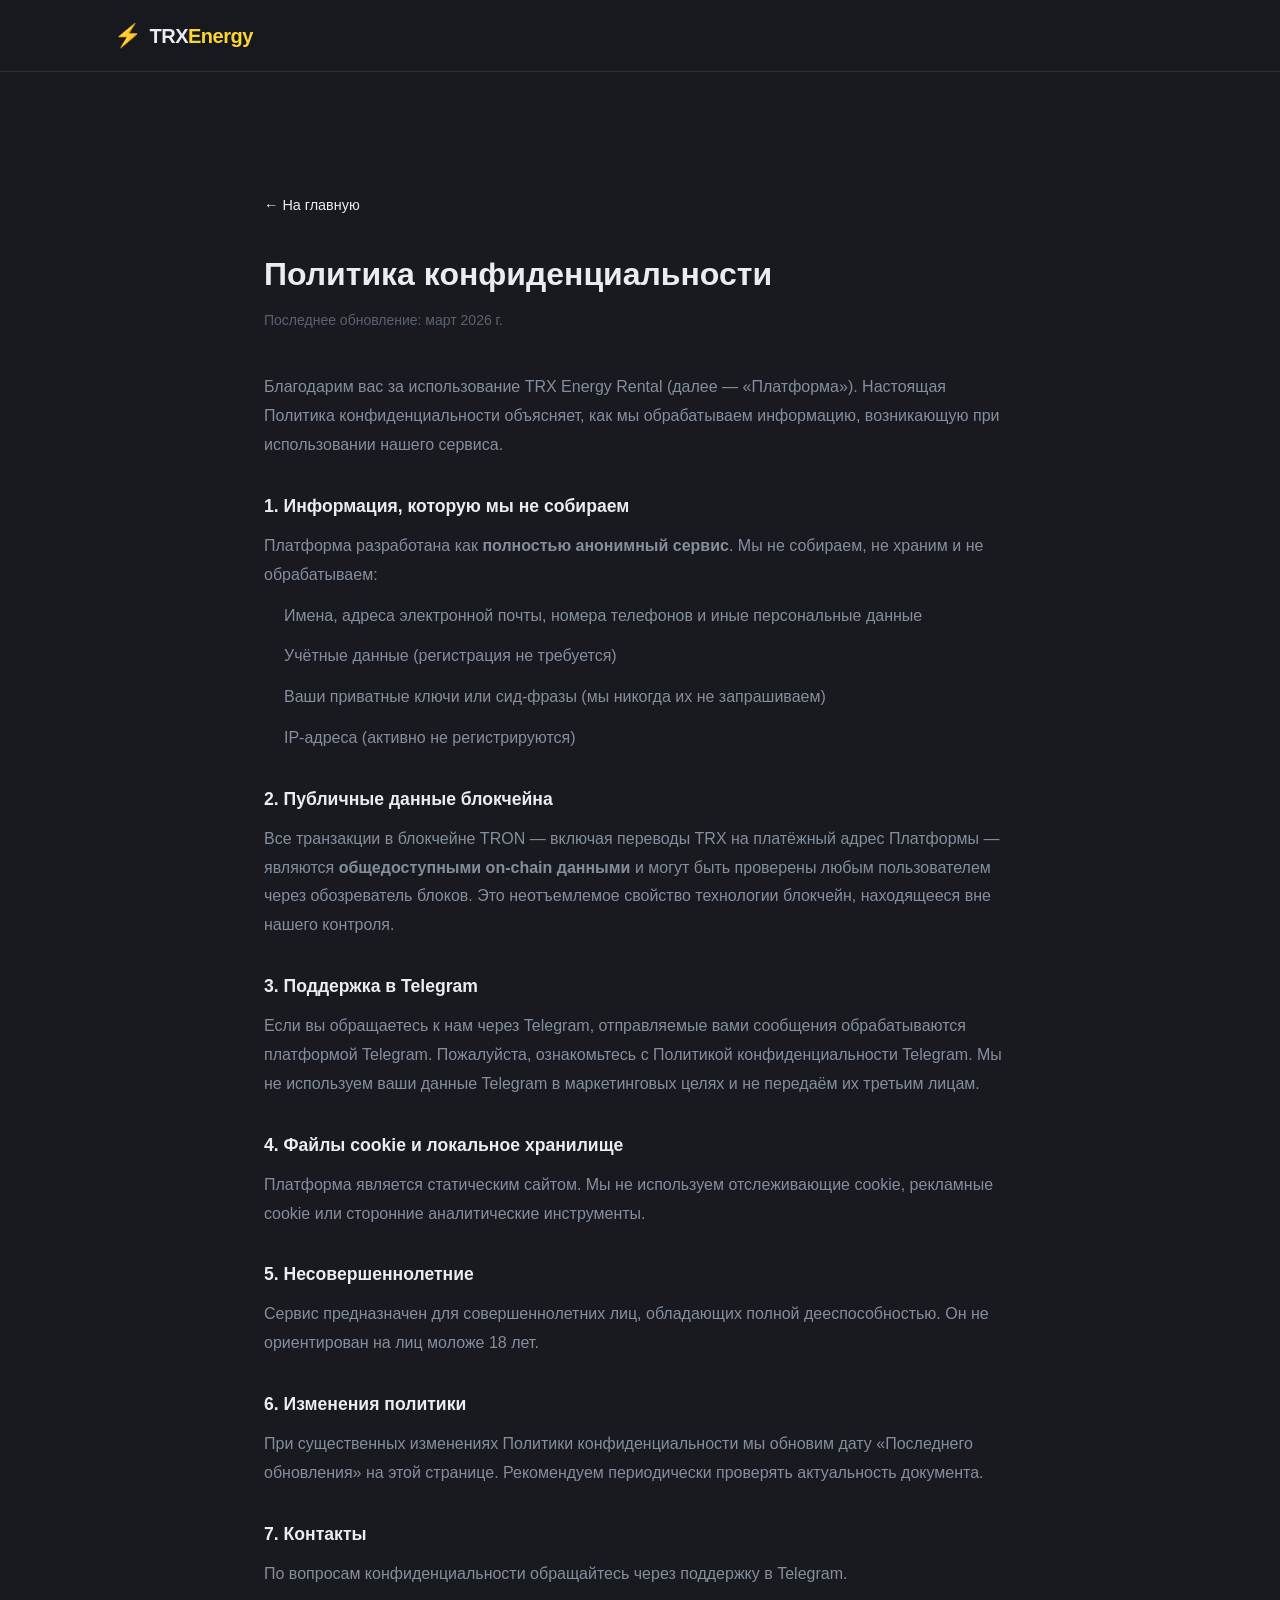
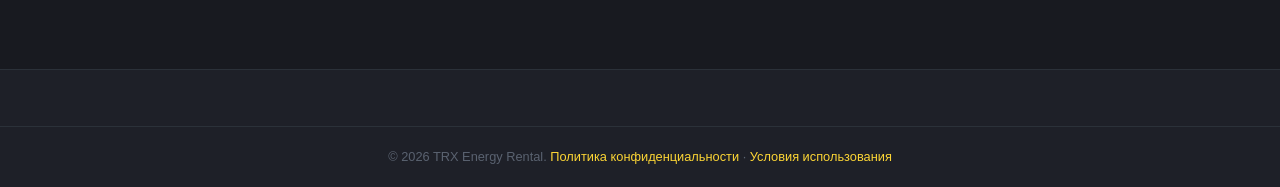
<file: ru/privacy.html>
<!DOCTYPE html>
<html lang="ru">
<head>
  <meta charset="UTF-8" />
  <meta name="viewport" content="width=device-width, initial-scale=1.0" />
  <title>Политика конфиденциальности | TRX Energy Rental</title>
  <meta name="description" content="Политика конфиденциальности TRX Energy Rental — мы не собираем персональные данные. Все транзакции публично верифицируемы в блокчейне TRON." />
  <meta name="robots" content="index, follow" />
  <link rel="canonical" href="https://2-trx.com/ru/privacy.html" />
  <link rel="icon" href="data:image/svg+xml,<svg xmlns='http://www.w3.org/2000/svg' viewBox='0 0 100 100'><text y='.9em' font-size='90'>⚡</text></svg>" />
  <link rel="alternate" hreflang="zh-CN" href="https://2-trx.com/privacy.html" />
  <link rel="alternate" hreflang="en" href="https://2-trx.com/en/privacy.html" />
  <link rel="alternate" hreflang="ru" href="https://2-trx.com/ru/privacy.html" />
  <link rel="alternate" hreflang="vi" href="https://2-trx.com/vi/privacy.html" />
  <link rel="stylesheet" href="../assets/css/style.css?v=1.0.5" />
  <style>
    .legal-page { max-width: 800px; margin: 120px auto 80px; padding: 0 24px; }
    .legal-page h1 { font-size: 2rem; color: var(--gold); margin-bottom: 8px; }
    .legal-page .updated { color: var(--text-muted); font-size: 0.875rem; margin-bottom: 40px; }
    .legal-page h2 { font-size: 1.1rem; color: var(--gold); margin: 32px 0 12px; }
    .legal-page p, .legal-page li { color: var(--text-secondary); line-height: 1.8; margin-bottom: 12px; }
    .legal-page ul { padding-left: 20px; }
    .legal-page a { color: var(--gold); }
    .back-link { display: inline-block; margin-bottom: 32px; color: var(--gold); font-size: 0.9rem; }
    .back-link::before { content: "← "; }
  </style>
</head>
<body>
  <header class="site-header">
    <div class="container header-inner">
      <a href="/ru/" class="logo" aria-label="Главная TRX Energy">
        <span class="logo-icon" aria-hidden="true">⚡</span>
        <span class="logo-text">TRX<em>Energy</em></span>
      </a>
    </div>
  </header>

  <main class="legal-page">
    <a href="/ru/" class="back-link">На главную</a>
    <h1>Политика конфиденциальности</h1>
    <p class="updated">Последнее обновление: март 2026 г.</p>

    <p>Благодарим вас за использование TRX Energy Rental (далее — «Платформа»). Настоящая Политика конфиденциальности объясняет, как мы обрабатываем информацию, возникающую при использовании нашего сервиса.</p>

    <h2>1. Информация, которую мы не собираем</h2>
    <p>Платформа разработана как <strong>полностью анонимный сервис</strong>. Мы не собираем, не храним и не обрабатываем:</p>
    <ul>
      <li>Имена, адреса электронной почты, номера телефонов и иные персональные данные</li>
      <li>Учётные данные (регистрация не требуется)</li>
      <li>Ваши приватные ключи или сид-фразы (мы никогда их не запрашиваем)</li>
      <li>IP-адреса (активно не регистрируются)</li>
    </ul>

    <h2>2. Публичные данные блокчейна</h2>
    <p>Все транзакции в блокчейне TRON — включая переводы TRX на платёжный адрес Платформы — являются <strong>общедоступными on-chain данными</strong> и могут быть проверены любым пользователем через обозреватель блоков. Это неотъемлемое свойство технологии блокчейн, находящееся вне нашего контроля.</p>

    <h2>3. Поддержка в Telegram</h2>
    <p>Если вы обращаетесь к нам через Telegram, отправляемые вами сообщения обрабатываются платформой Telegram. Пожалуйста, ознакомьтесь с <a href="https://telegram.org/privacy" rel="noopener noreferrer" target="_blank">Политикой конфиденциальности Telegram</a>. Мы не используем ваши данные Telegram в маркетинговых целях и не передаём их третьим лицам.</p>

    <h2>4. Файлы cookie и локальное хранилище</h2>
    <p>Платформа является статическим сайтом. Мы не используем отслеживающие cookie, рекламные cookie или сторонние аналитические инструменты.</p>

    <h2>5. Несовершеннолетние</h2>
    <p>Сервис предназначен для совершеннолетних лиц, обладающих полной дееспособностью. Он не ориентирован на лиц моложе 18 лет.</p>

    <h2>6. Изменения политики</h2>
    <p>При существенных изменениях Политики конфиденциальности мы обновим дату «Последнего обновления» на этой странице. Рекомендуем периодически проверять актуальность документа.</p>

    <h2>7. Контакты</h2>
    <p>По вопросам конфиденциальности обращайтесь через <a href="https://t.me/twotrx_24h" rel="noopener noreferrer" target="_blank">поддержку в Telegram</a>.</p>
  </main>

  <footer class="site-footer">
    <div class="footer-bottom">
      <div class="container">
        <p>&copy; 2026 TRX Energy Rental. <a href="/ru/privacy.html">Политика конфиденциальности</a> · <a href="/ru/terms.html">Условия использования</a></p>
      </div>
    </div>
  </footer>
</body>
</html>
</file>
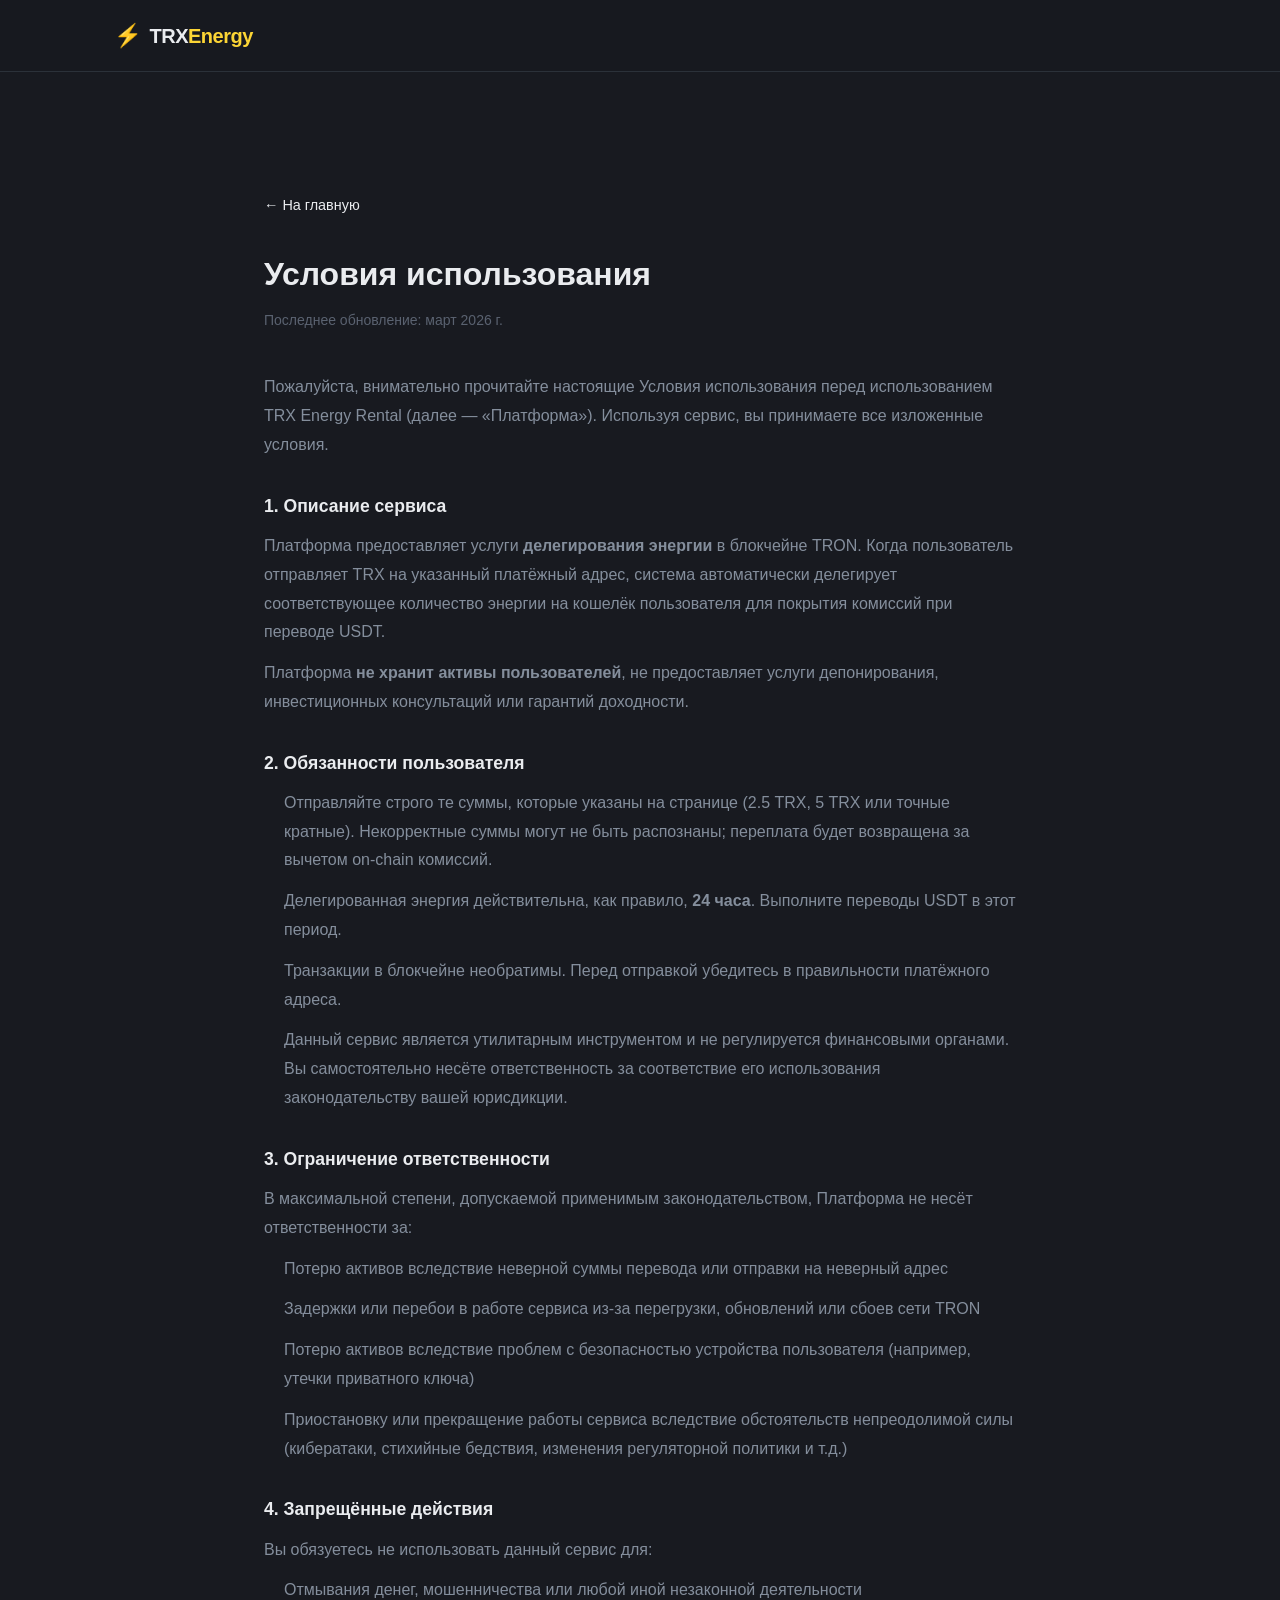
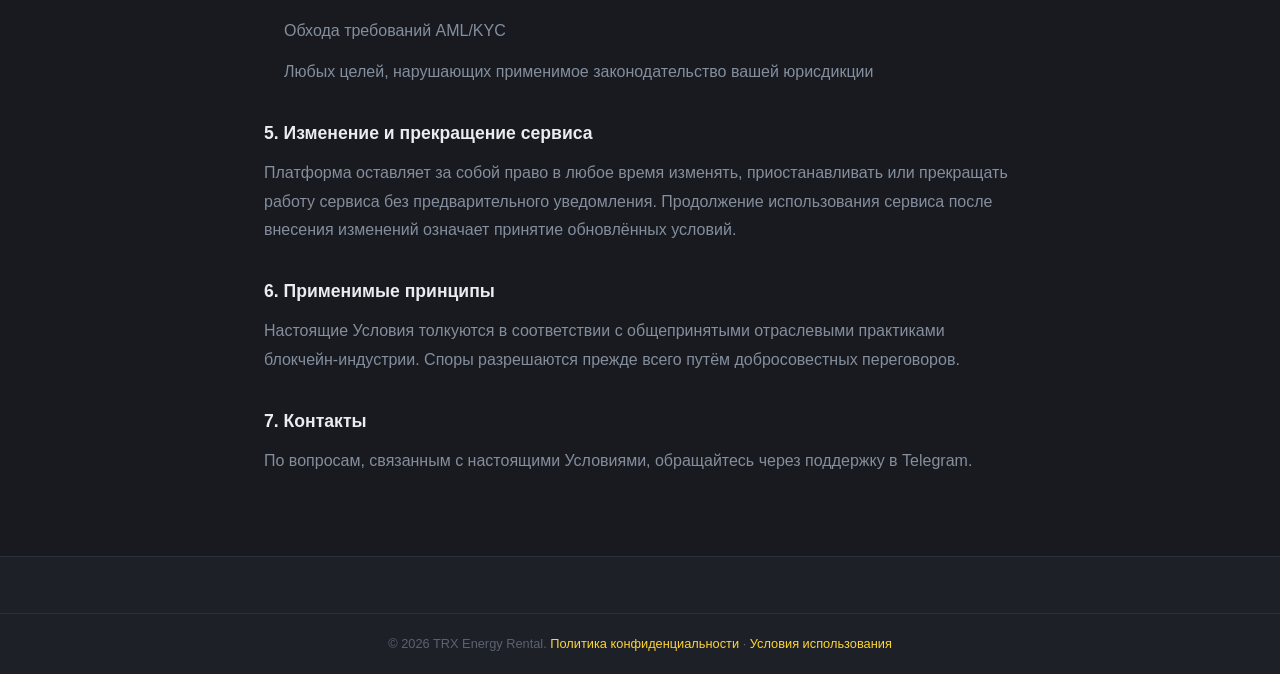
<file: ru/terms.html>
<!DOCTYPE html>
<html lang="ru">
<head>
  <meta charset="UTF-8" />
  <meta name="viewport" content="width=device-width, initial-scale=1.0" />
  <title>Условия использования | TRX Energy Rental</title>
  <meta name="description" content="Условия использования TRX Energy Rental — пожалуйста, прочитайте перед использованием. Мы предоставляем услуги делегирования энергии в сети TRON, а не финансовые консультации." />
  <meta name="robots" content="index, follow" />
  <link rel="canonical" href="https://2-trx.com/ru/terms.html" />
  <link rel="icon" href="data:image/svg+xml,<svg xmlns='http://www.w3.org/2000/svg' viewBox='0 0 100 100'><text y='.9em' font-size='90'>⚡</text></svg>" />
  <link rel="alternate" hreflang="zh-CN" href="https://2-trx.com/terms.html" />
  <link rel="alternate" hreflang="en" href="https://2-trx.com/en/terms.html" />
  <link rel="alternate" hreflang="ru" href="https://2-trx.com/ru/terms.html" />
  <link rel="alternate" hreflang="vi" href="https://2-trx.com/vi/terms.html" />
  <link rel="stylesheet" href="../assets/css/style.css?v=1.0.5" />
  <style>
    .legal-page { max-width: 800px; margin: 120px auto 80px; padding: 0 24px; }
    .legal-page h1 { font-size: 2rem; color: var(--gold); margin-bottom: 8px; }
    .legal-page .updated { color: var(--text-muted); font-size: 0.875rem; margin-bottom: 40px; }
    .legal-page h2 { font-size: 1.1rem; color: var(--gold); margin: 32px 0 12px; }
    .legal-page p, .legal-page li { color: var(--text-secondary); line-height: 1.8; margin-bottom: 12px; }
    .legal-page ul { padding-left: 20px; }
    .legal-page a { color: var(--gold); }
    .back-link { display: inline-block; margin-bottom: 32px; color: var(--gold); font-size: 0.9rem; }
    .back-link::before { content: "← "; }
  </style>
</head>
<body>
  <header class="site-header">
    <div class="container header-inner">
      <a href="/ru/" class="logo" aria-label="Главная TRX Energy">
        <span class="logo-icon" aria-hidden="true">⚡</span>
        <span class="logo-text">TRX<em>Energy</em></span>
      </a>
    </div>
  </header>

  <main class="legal-page">
    <a href="/ru/" class="back-link">На главную</a>
    <h1>Условия использования</h1>
    <p class="updated">Последнее обновление: март 2026 г.</p>

    <p>Пожалуйста, внимательно прочитайте настоящие Условия использования перед использованием TRX Energy Rental (далее — «Платформа»). Используя сервис, вы принимаете все изложенные условия.</p>

    <h2>1. Описание сервиса</h2>
    <p>Платформа предоставляет услуги <strong>делегирования энергии</strong> в блокчейне TRON. Когда пользователь отправляет TRX на указанный платёжный адрес, система автоматически делегирует соответствующее количество энергии на кошелёк пользователя для покрытия комиссий при переводе USDT.</p>
    <p>Платформа <strong>не хранит активы пользователей</strong>, не предоставляет услуги депонирования, инвестиционных консультаций или гарантий доходности.</p>

    <h2>2. Обязанности пользователя</h2>
    <ul>
      <li>Отправляйте строго те суммы, которые указаны на странице (2.5 TRX, 5 TRX или точные кратные). Некорректные суммы могут не быть распознаны; переплата будет возвращена за вычетом on-chain комиссий.</li>
      <li>Делегированная энергия действительна, как правило, <strong>24 часа</strong>. Выполните переводы USDT в этот период.</li>
      <li>Транзакции в блокчейне необратимы. Перед отправкой убедитесь в правильности платёжного адреса.</li>
      <li>Данный сервис является утилитарным инструментом и не регулируется финансовыми органами. Вы самостоятельно несёте ответственность за соответствие его использования законодательству вашей юрисдикции.</li>
    </ul>

    <h2>3. Ограничение ответственности</h2>
    <p>В максимальной степени, допускаемой применимым законодательством, Платформа не несёт ответственности за:</p>
    <ul>
      <li>Потерю активов вследствие неверной суммы перевода или отправки на неверный адрес</li>
      <li>Задержки или перебои в работе сервиса из-за перегрузки, обновлений или сбоев сети TRON</li>
      <li>Потерю активов вследствие проблем с безопасностью устройства пользователя (например, утечки приватного ключа)</li>
      <li>Приостановку или прекращение работы сервиса вследствие обстоятельств непреодолимой силы (кибератаки, стихийные бедствия, изменения регуляторной политики и т.д.)</li>
    </ul>

    <h2>4. Запрещённые действия</h2>
    <p>Вы обязуетесь не использовать данный сервис для:</p>
    <ul>
      <li>Отмывания денег, мошенничества или любой иной незаконной деятельности</li>
      <li>Обхода требований AML/KYC</li>
      <li>Любых целей, нарушающих применимое законодательство вашей юрисдикции</li>
    </ul>

    <h2>5. Изменение и прекращение сервиса</h2>
    <p>Платформа оставляет за собой право в любое время изменять, приостанавливать или прекращать работу сервиса без предварительного уведомления. Продолжение использования сервиса после внесения изменений означает принятие обновлённых условий.</p>

    <h2>6. Применимые принципы</h2>
    <p>Настоящие Условия толкуются в соответствии с общепринятыми отраслевыми практиками блокчейн-индустрии. Споры разрешаются прежде всего путём добросовестных переговоров.</p>

    <h2>7. Контакты</h2>
    <p>По вопросам, связанным с настоящими Условиями, обращайтесь через <a href="https://t.me/twotrx_24h" rel="noopener noreferrer" target="_blank">поддержку в Telegram</a>.</p>
  </main>

  <footer class="site-footer">
    <div class="footer-bottom">
      <div class="container">
        <p>&copy; 2026 TRX Energy Rental. <a href="/ru/privacy.html">Политика конфиденциальности</a> · <a href="/ru/terms.html">Условия использования</a></p>
      </div>
    </div>
  </footer>
</body>
</html>
</file>
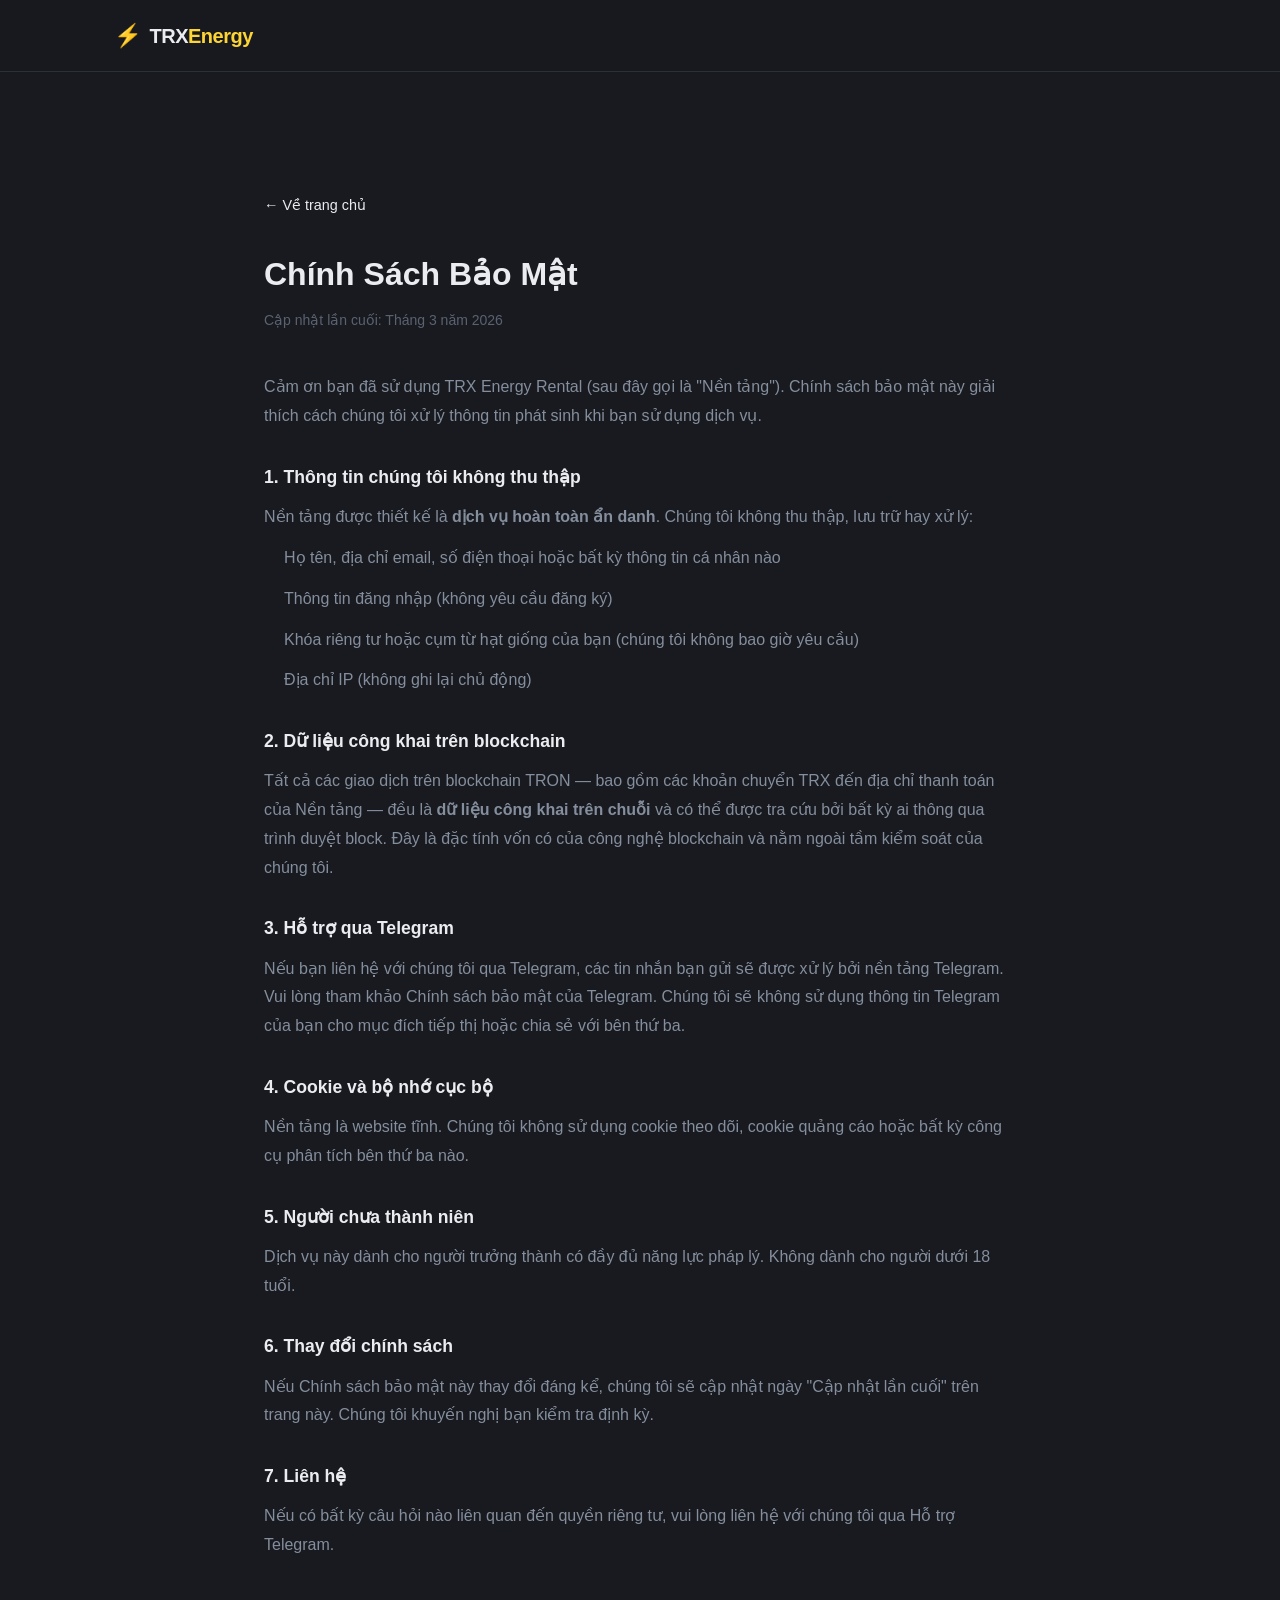
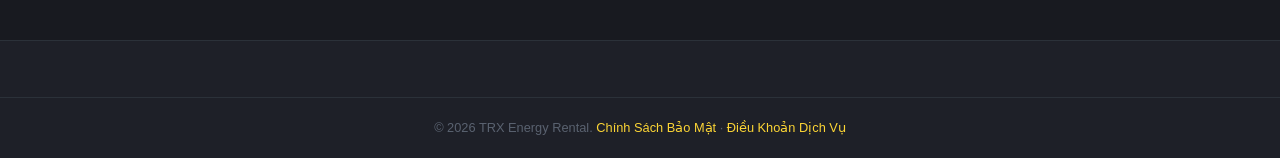
<file: vi/privacy.html>
<!DOCTYPE html>
<html lang="vi">
<head>
  <meta charset="UTF-8" />
  <meta name="viewport" content="width=device-width, initial-scale=1.0" />
  <title>Chính Sách Bảo Mật | TRX Energy Rental</title>
  <meta name="description" content="Chính sách bảo mật của TRX Energy Rental — chúng tôi không thu thập dữ liệu cá nhân. Mọi giao dịch đều có thể xác minh công khai trên blockchain TRON." />
  <meta name="robots" content="index, follow" />
  <link rel="canonical" href="https://2-trx.com/vi/privacy.html" />
  <link rel="icon" href="data:image/svg+xml,<svg xmlns='http://www.w3.org/2000/svg' viewBox='0 0 100 100'><text y='.9em' font-size='90'>⚡</text></svg>" />
  <link rel="alternate" hreflang="zh-CN" href="https://2-trx.com/privacy.html" />
  <link rel="alternate" hreflang="en" href="https://2-trx.com/en/privacy.html" />
  <link rel="alternate" hreflang="ru" href="https://2-trx.com/ru/privacy.html" />
  <link rel="alternate" hreflang="vi" href="https://2-trx.com/vi/privacy.html" />
  <link rel="stylesheet" href="../assets/css/style.css?v=1.0.5" />
  <style>
    .legal-page { max-width: 800px; margin: 120px auto 80px; padding: 0 24px; }
    .legal-page h1 { font-size: 2rem; color: var(--gold); margin-bottom: 8px; }
    .legal-page .updated { color: var(--text-muted); font-size: 0.875rem; margin-bottom: 40px; }
    .legal-page h2 { font-size: 1.1rem; color: var(--gold); margin: 32px 0 12px; }
    .legal-page p, .legal-page li { color: var(--text-secondary); line-height: 1.8; margin-bottom: 12px; }
    .legal-page ul { padding-left: 20px; }
    .legal-page a { color: var(--gold); }
    .back-link { display: inline-block; margin-bottom: 32px; color: var(--gold); font-size: 0.9rem; }
    .back-link::before { content: "← "; }
  </style>
</head>
<body>
  <header class="site-header">
    <div class="container header-inner">
      <a href="/vi/" class="logo" aria-label="Trang chủ TRX Energy">
        <span class="logo-icon" aria-hidden="true">⚡</span>
        <span class="logo-text">TRX<em>Energy</em></span>
      </a>
    </div>
  </header>

  <main class="legal-page">
    <a href="/vi/" class="back-link">Về trang chủ</a>
    <h1>Chính Sách Bảo Mật</h1>
    <p class="updated">Cập nhật lần cuối: Tháng 3 năm 2026</p>

    <p>Cảm ơn bạn đã sử dụng TRX Energy Rental (sau đây gọi là "Nền tảng"). Chính sách bảo mật này giải thích cách chúng tôi xử lý thông tin phát sinh khi bạn sử dụng dịch vụ.</p>

    <h2>1. Thông tin chúng tôi không thu thập</h2>
    <p>Nền tảng được thiết kế là <strong>dịch vụ hoàn toàn ẩn danh</strong>. Chúng tôi không thu thập, lưu trữ hay xử lý:</p>
    <ul>
      <li>Họ tên, địa chỉ email, số điện thoại hoặc bất kỳ thông tin cá nhân nào</li>
      <li>Thông tin đăng nhập (không yêu cầu đăng ký)</li>
      <li>Khóa riêng tư hoặc cụm từ hạt giống của bạn (chúng tôi không bao giờ yêu cầu)</li>
      <li>Địa chỉ IP (không ghi lại chủ động)</li>
    </ul>

    <h2>2. Dữ liệu công khai trên blockchain</h2>
    <p>Tất cả các giao dịch trên blockchain TRON — bao gồm các khoản chuyển TRX đến địa chỉ thanh toán của Nền tảng — đều là <strong>dữ liệu công khai trên chuỗi</strong> và có thể được tra cứu bởi bất kỳ ai thông qua trình duyệt block. Đây là đặc tính vốn có của công nghệ blockchain và nằm ngoài tầm kiểm soát của chúng tôi.</p>

    <h2>3. Hỗ trợ qua Telegram</h2>
    <p>Nếu bạn liên hệ với chúng tôi qua Telegram, các tin nhắn bạn gửi sẽ được xử lý bởi nền tảng Telegram. Vui lòng tham khảo <a href="https://telegram.org/privacy" rel="noopener noreferrer" target="_blank">Chính sách bảo mật của Telegram</a>. Chúng tôi sẽ không sử dụng thông tin Telegram của bạn cho mục đích tiếp thị hoặc chia sẻ với bên thứ ba.</p>

    <h2>4. Cookie và bộ nhớ cục bộ</h2>
    <p>Nền tảng là website tĩnh. Chúng tôi không sử dụng cookie theo dõi, cookie quảng cáo hoặc bất kỳ công cụ phân tích bên thứ ba nào.</p>

    <h2>5. Người chưa thành niên</h2>
    <p>Dịch vụ này dành cho người trưởng thành có đầy đủ năng lực pháp lý. Không dành cho người dưới 18 tuổi.</p>

    <h2>6. Thay đổi chính sách</h2>
    <p>Nếu Chính sách bảo mật này thay đổi đáng kể, chúng tôi sẽ cập nhật ngày "Cập nhật lần cuối" trên trang này. Chúng tôi khuyến nghị bạn kiểm tra định kỳ.</p>

    <h2>7. Liên hệ</h2>
    <p>Nếu có bất kỳ câu hỏi nào liên quan đến quyền riêng tư, vui lòng liên hệ với chúng tôi qua <a href="https://t.me/twotrx_24h" rel="noopener noreferrer" target="_blank">Hỗ trợ Telegram</a>.</p>
  </main>

  <footer class="site-footer">
    <div class="footer-bottom">
      <div class="container">
        <p>&copy; 2026 TRX Energy Rental. <a href="/vi/privacy.html">Chính Sách Bảo Mật</a> · <a href="/vi/terms.html">Điều Khoản Dịch Vụ</a></p>
      </div>
    </div>
  </footer>
</body>
</html>
</file>
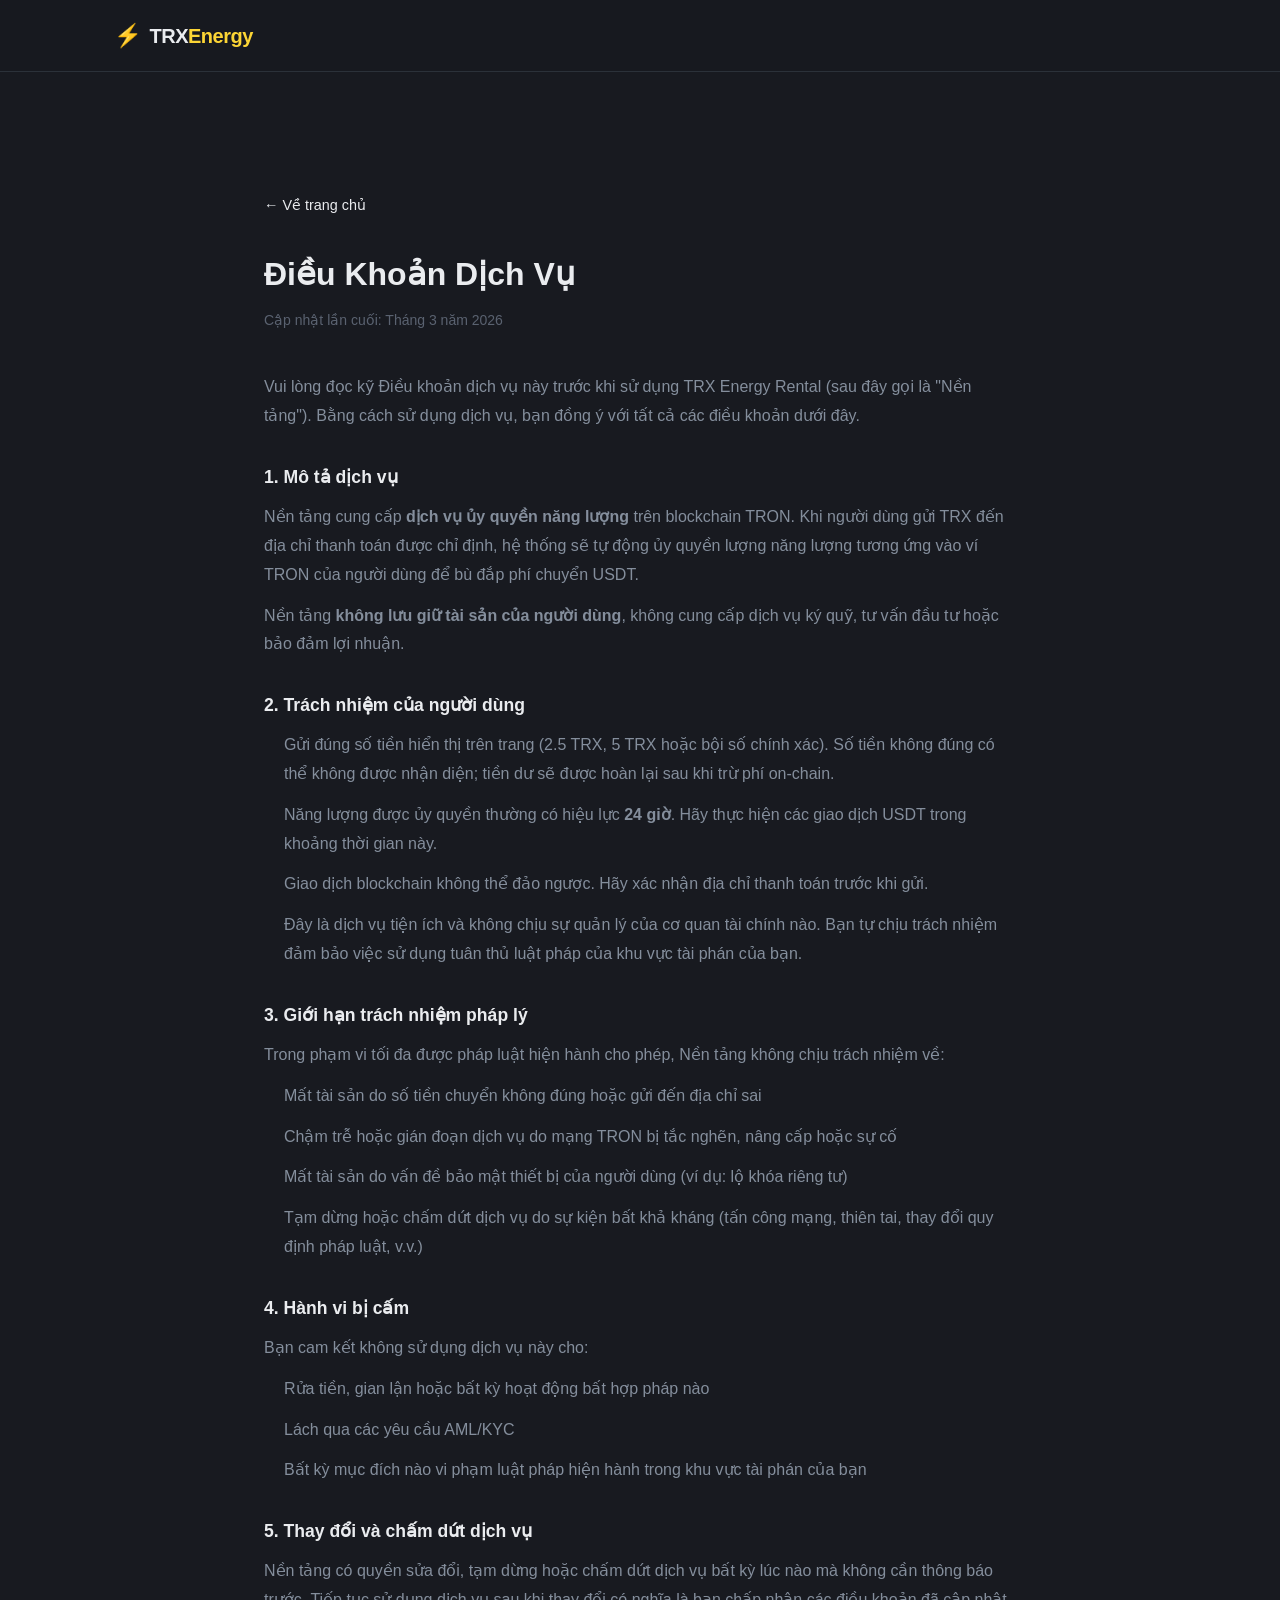
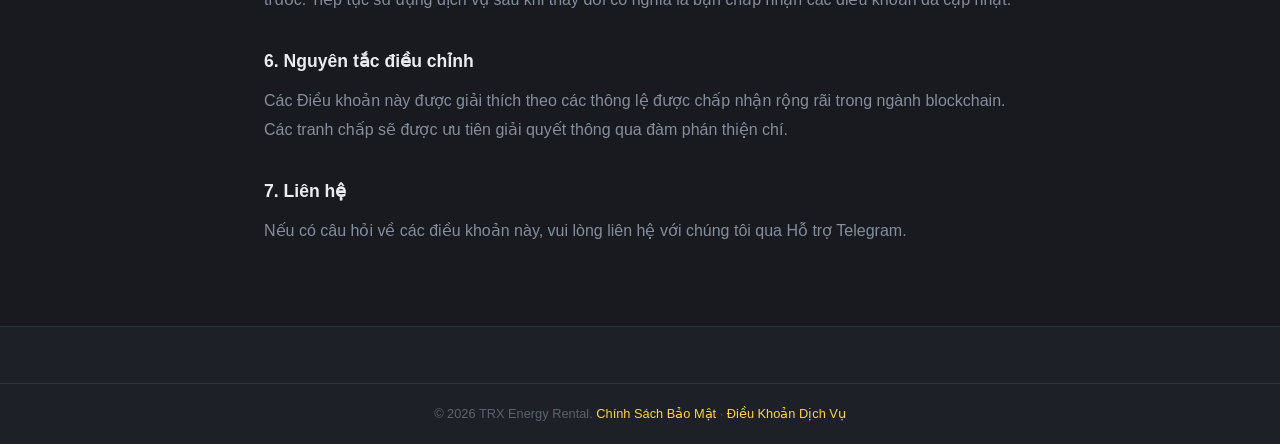
<file: vi/terms.html>
<!DOCTYPE html>
<html lang="vi">
<head>
  <meta charset="UTF-8" />
  <meta name="viewport" content="width=device-width, initial-scale=1.0" />
  <title>Điều Khoản Dịch Vụ | TRX Energy Rental</title>
  <meta name="description" content="Điều khoản dịch vụ TRX Energy Rental — vui lòng đọc trước khi sử dụng. Chúng tôi cung cấp dịch vụ ủy quyền năng lượng mạng TRON, không phải tư vấn tài chính." />
  <meta name="robots" content="index, follow" />
  <link rel="canonical" href="https://2-trx.com/vi/terms.html" />
  <link rel="icon" href="data:image/svg+xml,<svg xmlns='http://www.w3.org/2000/svg' viewBox='0 0 100 100'><text y='.9em' font-size='90'>⚡</text></svg>" />
  <link rel="alternate" hreflang="zh-CN" href="https://2-trx.com/terms.html" />
  <link rel="alternate" hreflang="en" href="https://2-trx.com/en/terms.html" />
  <link rel="alternate" hreflang="ru" href="https://2-trx.com/ru/terms.html" />
  <link rel="alternate" hreflang="vi" href="https://2-trx.com/vi/terms.html" />
  <link rel="stylesheet" href="../assets/css/style.css?v=1.0.5" />
  <style>
    .legal-page { max-width: 800px; margin: 120px auto 80px; padding: 0 24px; }
    .legal-page h1 { font-size: 2rem; color: var(--gold); margin-bottom: 8px; }
    .legal-page .updated { color: var(--text-muted); font-size: 0.875rem; margin-bottom: 40px; }
    .legal-page h2 { font-size: 1.1rem; color: var(--gold); margin: 32px 0 12px; }
    .legal-page p, .legal-page li { color: var(--text-secondary); line-height: 1.8; margin-bottom: 12px; }
    .legal-page ul { padding-left: 20px; }
    .legal-page a { color: var(--gold); }
    .back-link { display: inline-block; margin-bottom: 32px; color: var(--gold); font-size: 0.9rem; }
    .back-link::before { content: "← "; }
  </style>
</head>
<body>
  <header class="site-header">
    <div class="container header-inner">
      <a href="/vi/" class="logo" aria-label="Trang chủ TRX Energy">
        <span class="logo-icon" aria-hidden="true">⚡</span>
        <span class="logo-text">TRX<em>Energy</em></span>
      </a>
    </div>
  </header>

  <main class="legal-page">
    <a href="/vi/" class="back-link">Về trang chủ</a>
    <h1>Điều Khoản Dịch Vụ</h1>
    <p class="updated">Cập nhật lần cuối: Tháng 3 năm 2026</p>

    <p>Vui lòng đọc kỹ Điều khoản dịch vụ này trước khi sử dụng TRX Energy Rental (sau đây gọi là "Nền tảng"). Bằng cách sử dụng dịch vụ, bạn đồng ý với tất cả các điều khoản dưới đây.</p>

    <h2>1. Mô tả dịch vụ</h2>
    <p>Nền tảng cung cấp <strong>dịch vụ ủy quyền năng lượng</strong> trên blockchain TRON. Khi người dùng gửi TRX đến địa chỉ thanh toán được chỉ định, hệ thống sẽ tự động ủy quyền lượng năng lượng tương ứng vào ví TRON của người dùng để bù đắp phí chuyển USDT.</p>
    <p>Nền tảng <strong>không lưu giữ tài sản của người dùng</strong>, không cung cấp dịch vụ ký quỹ, tư vấn đầu tư hoặc bảo đảm lợi nhuận.</p>

    <h2>2. Trách nhiệm của người dùng</h2>
    <ul>
      <li>Gửi đúng số tiền hiển thị trên trang (2.5 TRX, 5 TRX hoặc bội số chính xác). Số tiền không đúng có thể không được nhận diện; tiền dư sẽ được hoàn lại sau khi trừ phí on-chain.</li>
      <li>Năng lượng được ủy quyền thường có hiệu lực <strong>24 giờ</strong>. Hãy thực hiện các giao dịch USDT trong khoảng thời gian này.</li>
      <li>Giao dịch blockchain không thể đảo ngược. Hãy xác nhận địa chỉ thanh toán trước khi gửi.</li>
      <li>Đây là dịch vụ tiện ích và không chịu sự quản lý của cơ quan tài chính nào. Bạn tự chịu trách nhiệm đảm bảo việc sử dụng tuân thủ luật pháp của khu vực tài phán của bạn.</li>
    </ul>

    <h2>3. Giới hạn trách nhiệm pháp lý</h2>
    <p>Trong phạm vi tối đa được pháp luật hiện hành cho phép, Nền tảng không chịu trách nhiệm về:</p>
    <ul>
      <li>Mất tài sản do số tiền chuyển không đúng hoặc gửi đến địa chỉ sai</li>
      <li>Chậm trễ hoặc gián đoạn dịch vụ do mạng TRON bị tắc nghẽn, nâng cấp hoặc sự cố</li>
      <li>Mất tài sản do vấn đề bảo mật thiết bị của người dùng (ví dụ: lộ khóa riêng tư)</li>
      <li>Tạm dừng hoặc chấm dứt dịch vụ do sự kiện bất khả kháng (tấn công mạng, thiên tai, thay đổi quy định pháp luật, v.v.)</li>
    </ul>

    <h2>4. Hành vi bị cấm</h2>
    <p>Bạn cam kết không sử dụng dịch vụ này cho:</p>
    <ul>
      <li>Rửa tiền, gian lận hoặc bất kỳ hoạt động bất hợp pháp nào</li>
      <li>Lách qua các yêu cầu AML/KYC</li>
      <li>Bất kỳ mục đích nào vi phạm luật pháp hiện hành trong khu vực tài phán của bạn</li>
    </ul>

    <h2>5. Thay đổi và chấm dứt dịch vụ</h2>
    <p>Nền tảng có quyền sửa đổi, tạm dừng hoặc chấm dứt dịch vụ bất kỳ lúc nào mà không cần thông báo trước. Tiếp tục sử dụng dịch vụ sau khi thay đổi có nghĩa là bạn chấp nhận các điều khoản đã cập nhật.</p>

    <h2>6. Nguyên tắc điều chỉnh</h2>
    <p>Các Điều khoản này được giải thích theo các thông lệ được chấp nhận rộng rãi trong ngành blockchain. Các tranh chấp sẽ được ưu tiên giải quyết thông qua đàm phán thiện chí.</p>

    <h2>7. Liên hệ</h2>
    <p>Nếu có câu hỏi về các điều khoản này, vui lòng liên hệ với chúng tôi qua <a href="https://t.me/twotrx_24h" rel="noopener noreferrer" target="_blank">Hỗ trợ Telegram</a>.</p>
  </main>

  <footer class="site-footer">
    <div class="footer-bottom">
      <div class="container">
        <p>&copy; 2026 TRX Energy Rental. <a href="/vi/privacy.html">Chính Sách Bảo Mật</a> · <a href="/vi/terms.html">Điều Khoản Dịch Vụ</a></p>
      </div>
    </div>
  </footer>
</body>
</html>
</file>
<file: assets/css/style.css>
/* ============================================================
   TRX Energy - Stylesheet
   Inspired by hashrace.dev dark crypto aesthetic
   ============================================================ */

/* ---------- CSS Custom Properties ---------- */
:root {
  --bg-primary:    #181A20;
  --bg-secondary:  #1E2028;
  --bg-card:       #242731;
  --border:        #2B3139;
  --accent:        #FCD535;
  --accent-dark:   #d4a800;
  --accent-glow:   rgba(252, 213, 53, 0.15);
  --text-primary:  #EAECEF;
  --text-secondary:#848E9C;
  --text-muted:    #5A6270;
  --success:       #2ECC71;
  --danger:        #E74C3C;
  --font-sans:     "Segoe UI", Roboto, "Helvetica Neue", Arial, sans-serif;
  --radius:        12px;
  --radius-sm:     8px;
  --transition:    0.2s ease;
  --shadow:        0 4px 24px rgba(0, 0, 0, 0.4);
  --shadow-accent: 0 4px 20px rgba(252, 213, 53, 0.25);
}

/* ---------- Reset & Base ---------- */
*, *::before, *::after {
  box-sizing: border-box;
  margin: 0;
  padding: 0;
}

html {
  scroll-behavior: smooth;
  font-size: 16px;
}

body {
  font-family: var(--font-sans);
  background-color: var(--bg-primary);
  color: var(--text-primary);
  line-height: 1.6;
  -webkit-font-smoothing: antialiased;
  overflow-x: hidden;
}

a {
  color: var(--accent);
  text-decoration: none;
  transition: color var(--transition), opacity var(--transition);
}

a:hover { opacity: 0.85; }

ul, ol { list-style: none; }

img { max-width: 100%; display: block; }

/* ---------- Utility ---------- */
.container {
  max-width: 1100px;
  margin: 0 auto;
  padding: 0 24px;
}

.accent { color: var(--accent); }

.section-title {
  font-size: clamp(1.6rem, 3vw, 2.2rem);
  font-weight: 800;
  letter-spacing: -0.5px;
  text-align: center;
  margin-bottom: 12px;
}

.section-subtitle {
  color: var(--text-secondary);
  text-align: center;
  font-size: 1rem;
  margin-bottom: 48px;
}

/* ---------- Buttons ---------- */
.btn {
  display: inline-flex;
  align-items: center;
  justify-content: center;
  gap: 8px;
  padding: 12px 28px;
  border-radius: var(--radius-sm);
  font-weight: 700;
  font-size: 0.95rem;
  cursor: pointer;
  border: 2px solid transparent;
  transition: all var(--transition);
  text-decoration: none;
  white-space: nowrap;
}

.btn-primary {
  background: var(--accent);
  color: #0a0a0a;
  border-color: var(--accent);
}
.btn-primary:hover {
  background: var(--accent-dark);
  border-color: var(--accent-dark);
  opacity: 1;
  transform: translateY(-1px);
  box-shadow: var(--shadow-accent);
}

.btn-ghost {
  background: transparent;
  color: var(--text-primary);
  border-color: var(--border);
}
.btn-ghost:hover {
  border-color: var(--accent);
  color: var(--accent);
  opacity: 1;
}

.btn-block { width: 100%; }

.btn-lg {
  padding: 16px 40px;
  font-size: 1.05rem;
}

.btn-nav {
  background: var(--accent);
  color: #0a0a0a;
  padding: 8px 20px;
  border-radius: var(--radius-sm);
  font-weight: 700;
  font-size: 0.9rem;
  transition: all var(--transition);
}
.btn-nav:hover {
  background: var(--accent-dark);
  opacity: 1;
}

/* ---------- Header ---------- */
.site-header {
  position: sticky;
  top: 0;
  z-index: 100;
  height: 72px;
  background: rgba(24, 26, 32, 0.92);
  backdrop-filter: blur(12px);
  -webkit-backdrop-filter: blur(12px);
  border-bottom: 1px solid var(--border);
}

.header-inner {
  display: flex;
  align-items: center;
  justify-content: space-between;
  height: 100%;
}

.logo {
  display: flex;
  align-items: center;
  gap: 8px;
  color: var(--text-primary);
  font-weight: 800;
  font-size: 1.25rem;
  letter-spacing: -0.5px;
}
.logo:hover { opacity: 0.9; }
.logo-icon { font-size: 1.4rem; }
.logo-text em {
  color: var(--accent);
  font-style: normal;
}

.main-nav {
  display: flex;
  align-items: center;
  gap: 28px;
}

.main-nav a {
  color: var(--text-secondary);
  font-size: 0.9rem;
  font-weight: 500;
  transition: color var(--transition);
}
.main-nav a:hover { color: var(--text-primary); opacity: 1; }

.nav-toggle {
  display: none;
  flex-direction: column;
  gap: 5px;
  background: none;
  border: none;
  cursor: pointer;
  padding: 4px;
}
.nav-toggle span {
  display: block;
  width: 22px;
  height: 2px;
  background: var(--text-primary);
  border-radius: 2px;
  transition: all var(--transition);
}

/* ---------- Hero ---------- */
.hero {
  position: relative;
  min-height: 85vh;
  display: flex;
  align-items: center;
  overflow: hidden;
  padding: 80px 0;
  background-color: #12141a;
  background-image:
    radial-gradient(ellipse 100% 80% at 50% -30%, rgba(252, 213, 53, 0.14), transparent 50%),
    radial-gradient(ellipse 55% 45% at 95% 25%, rgba(252, 213, 53, 0.07), transparent),
    radial-gradient(ellipse 45% 50% at 5% 75%, rgba(46, 204, 113, 0.05), transparent),
    linear-gradient(180deg, #15171e 0%, var(--bg-primary) 45%, #14161c 100%);
}

.hero::before {
  content: "";
  position: absolute;
  inset: 0;
  background-image:
    linear-gradient(rgba(255, 255, 255, 0.04) 1px, transparent 1px),
    linear-gradient(90deg, rgba(255, 255, 255, 0.04) 1px, transparent 1px);
  background-size: 56px 56px;
  mask-image: linear-gradient(to bottom, transparent 0%, black 12%, black 88%, transparent 100%);
  -webkit-mask-image: linear-gradient(to bottom, transparent 0%, black 12%, black 88%, transparent 100%);
  pointer-events: none;
  z-index: 0;
}

.hero::after {
  content: "";
  position: absolute;
  inset: 0;
  background: radial-gradient(ellipse 90% 55% at 50% 115%, rgba(252, 213, 53, 0.1), transparent 60%);
  pointer-events: none;
  z-index: 0;
  animation: hero-ambient 14s ease-in-out infinite alternate;
}

@keyframes hero-ambient {
  from { opacity: 0.55; transform: scale(1); }
  to { opacity: 1; transform: scale(1.06); }
}

@media (prefers-reduced-motion: reduce) {
  .hero::after { animation: none; opacity: 0.75; }
}

.hero-content {
  position: relative;
  z-index: 1;
  text-align: center;
  max-width: 800px;
  margin: 0 auto;
}

.hero-badge {
  display: inline-block;
  background: var(--accent-glow);
  border: 1px solid rgba(252, 213, 53, 0.3);
  color: var(--accent);
  padding: 6px 18px;
  border-radius: 50px;
  font-size: 0.85rem;
  font-weight: 600;
  letter-spacing: 0.5px;
  margin-bottom: 24px;
}

.hero h1 {
  font-size: clamp(2.4rem, 6vw, 3.8rem);
  font-weight: 900;
  letter-spacing: -1.5px;
  line-height: 1.1;
  margin-bottom: 20px;
}

.hero-subtitle {
  font-size: clamp(1rem, 2vw, 1.2rem);
  color: var(--text-secondary);
  max-width: 600px;
  margin: 0 auto 36px;
  line-height: 1.7;
}
.hero-subtitle strong { color: var(--accent); }

.hero-actions {
  display: flex;
  gap: 16px;
  justify-content: center;
  flex-wrap: wrap;
  margin-bottom: 56px;
}

.hero-stats {
  display: flex;
  align-items: center;
  justify-content: center;
  gap: 32px;
  flex-wrap: wrap;
}

.stat {
  display: flex;
  flex-direction: column;
  align-items: center;
}

.stat-value {
  font-size: 2rem;
  font-weight: 900;
  color: var(--accent);
  letter-spacing: -1px;
}

.stat-label {
  font-size: 0.8rem;
  color: var(--text-secondary);
  margin-top: 2px;
}

.stat-divider {
  width: 1px;
  height: 40px;
  background: var(--border);
}

/* ---------- Why Section ---------- */
.why-section {
  padding: 88px 0;
  background: var(--bg-secondary);
}

.compare-grid {
  display: grid;
  grid-template-columns: 1fr auto 1fr;
  gap: 24px;
  align-items: center;
  max-width: 800px;
  margin: 0 auto;
}

.compare-card {
  background: var(--bg-card);
  border: 1px solid var(--border);
  border-radius: var(--radius);
  padding: 32px 28px;
}

.compare-card h3 {
  font-size: 1.05rem;
  font-weight: 700;
  margin: 12px 0 16px;
}

.compare-card ul { display: flex; flex-direction: column; gap: 10px; }
.compare-card li {
  color: var(--text-secondary);
  font-size: 0.9rem;
  padding-left: 4px;
}

.compare-bad { border-color: rgba(231, 76, 60, 0.3); }
.compare-bad .compare-icon { font-size: 2.5rem; }
.compare-bad li { color: var(--text-muted); }

.compare-good {
  border-color: rgba(252, 213, 53, 0.4);
  box-shadow: 0 0 30px var(--accent-glow);
}
.compare-good .compare-icon { font-size: 2.5rem; }
.compare-good strong { color: var(--accent); }

.compare-arrow {
  font-size: 1.2rem;
  font-weight: 900;
  color: var(--text-muted);
  text-align: center;
}

/* ---------- Pricing ---------- */
.pricing-section {
  padding: 88px 0;
}

.pricing-grid {
  display: grid;
  grid-template-columns: repeat(3, 1fr);
  gap: 24px;
  max-width: 1000px;
  margin: 0 auto 32px;
}

.pricing-card {
  background: var(--bg-card);
  border: 1px solid var(--border);
  border-radius: var(--radius);
  padding: 36px 28px;
  position: relative;
  transition: border-color var(--transition), box-shadow var(--transition);
  display: flex;
  flex-direction: column;
}

.pricing-card .btn-block {
  margin-top: auto;
}
.pricing-card:hover {
  border-color: rgba(252, 213, 53, 0.3);
}

.pricing-card-featured {
  border-color: var(--accent);
  box-shadow: 0 0 40px var(--accent-glow);
}

.pricing-card-custom {
  border-color: rgba(130, 200, 255, 0.3);
  background: linear-gradient(135deg, var(--bg-card) 0%, rgba(130,200,255,0.04) 100%);
}
.pricing-card-custom .price-amount { color: #82c8ff; }
.pricing-card-custom .energy-value { color: var(--text-primary); }

.custom-example {
  font-size: 0.82rem;
  color: var(--text-muted);
  background: rgba(130,200,255,0.07);
  border: 1px dashed rgba(130,200,255,0.25);
  border-radius: var(--radius-sm);
  padding: 10px 14px;
  margin-bottom: 20px;
  line-height: 1.5;
}
.custom-example strong { color: #82c8ff; }

.pricing-badge {
  position: absolute;
  top: -12px;
  right: 24px;
  background: var(--accent);
  color: #0a0a0a;
  font-size: 0.75rem;
  font-weight: 800;
  padding: 4px 14px;
  border-radius: 50px;
  letter-spacing: 0.5px;
}

.pricing-tag {
  font-size: 0.85rem;
  font-weight: 600;
  color: var(--text-secondary);
  letter-spacing: 1px;
  text-transform: uppercase;
  margin-bottom: 16px;
}

.pricing-price {
  display: flex;
  align-items: baseline;
  gap: 6px;
  margin-bottom: 8px;
}

.price-amount {
  font-size: 3rem;
  font-weight: 900;
  color: var(--accent);
  letter-spacing: -2px;
  line-height: 1;
}

.price-unit {
  font-size: 1rem;
  color: var(--text-secondary);
  font-weight: 600;
}

.pricing-energy {
  display: flex;
  align-items: baseline;
  gap: 6px;
  padding: 12px 0;
  border-bottom: 1px solid var(--border);
  margin-bottom: 20px;
}

.energy-value {
  font-size: 1.5rem;
  font-weight: 800;
  color: var(--text-primary);
}

.energy-label {
  font-size: 0.85rem;
  color: var(--text-secondary);
}

.pricing-features {
  display: flex;
  flex-direction: column;
  gap: 10px;
  margin-bottom: 28px;
}

.pricing-features li {
  font-size: 0.9rem;
  color: var(--text-secondary);
}

/* ---------- Payment Address ---------- */
.pay-address-box {
  max-width: 600px;
  margin: 48px auto 0;
  background: var(--bg-card);
  border: 1px solid rgba(252, 213, 53, 0.4);
  border-radius: var(--radius);
  padding: 24px 28px;
  text-align: center;
  box-shadow: 0 0 32px var(--accent-glow);
}

.pay-address-label {
  font-size: 0.8rem;
  font-weight: 700;
  letter-spacing: 1px;
  text-transform: uppercase;
  color: var(--text-secondary);
  margin-bottom: 12px;
}

.pay-address-hint {
  font-weight: 400;
  text-transform: none;
  letter-spacing: 0;
  color: var(--text-muted);
}

.pay-address-copy {
  display: inline-flex;
  align-items: center;
  gap: 10px;
  background: rgba(252, 213, 53, 0.08);
  border: 1px dashed rgba(252, 213, 53, 0.5);
  border-radius: var(--radius-sm);
  padding: 12px 20px;
  cursor: pointer;
  transition: all var(--transition);
  margin-bottom: 14px;
  width: 100%;
  justify-content: center;
}
.pay-address-copy:hover {
  background: rgba(252, 213, 53, 0.15);
  border-color: var(--accent);
}
.pay-address-copy:active { transform: scale(0.99); }

.pay-address-value {
  font-family: "Courier New", Courier, monospace;
  font-size: 0.95rem;
  color: var(--accent);
  font-weight: 700;
  letter-spacing: 0.5px;
  word-break: break-all;
}

.copy-icon {
  color: var(--text-muted);
  flex-shrink: 0;
  transition: color var(--transition);
}
.pay-address-copy:hover .copy-icon { color: var(--accent); }

.copy-feedback {
  font-size: 0.78rem;
  color: var(--success);
  font-weight: 600;
  min-width: 40px;
}

.pay-address-desc {
  font-size: 0.875rem;
  color: var(--text-secondary);
}
.pay-address-desc strong { color: var(--accent); }

/* ---------- Pricing Note ---------- */
.pricing-note {
  max-width: 1000px;
  margin: 0 auto;
  text-align: center;
  font-size: 0.875rem;
  color: var(--text-muted);
  background: var(--bg-card);
  border: 1px solid var(--border);
  border-radius: var(--radius-sm);
  padding: 16px 24px;
}
.pricing-note strong { color: var(--accent); }

/* ---------- How It Works ---------- */
.how-section {
  padding: 88px 0;
  background: var(--bg-secondary);
}

.steps-list {
  display: flex;
  flex-direction: column;
  gap: 0;
  max-width: 680px;
  margin: 0 auto;
  position: relative;
}

.steps-list::before {
  content: "";
  position: absolute;
  left: 28px;
  top: 48px;
  bottom: 48px;
  width: 2px;
  background: linear-gradient(to bottom, var(--accent), transparent);
}

.step {
  display: flex;
  gap: 28px;
  align-items: flex-start;
  padding: 32px 0;
}

.step-number {
  flex-shrink: 0;
  width: 56px;
  height: 56px;
  border-radius: 50%;
  background: var(--bg-card);
  border: 2px solid var(--accent);
  display: flex;
  align-items: center;
  justify-content: center;
  font-size: 0.85rem;
  font-weight: 900;
  color: var(--accent);
  position: relative;
  z-index: 1;
  box-shadow: 0 0 16px var(--accent-glow);
}

.step-content h3 {
  font-size: 1.1rem;
  font-weight: 700;
  margin-bottom: 8px;
  padding-top: 12px;
}

.step-content p {
  color: var(--text-secondary);
  font-size: 0.95rem;
  line-height: 1.6;
}
.step-content strong { color: var(--accent); }

/* ---------- FAQ ---------- */
.faq-section {
  padding: 88px 0;
}

.faq-list {
  max-width: 720px;
  margin: 0 auto;
  display: flex;
  flex-direction: column;
  gap: 12px;
}

.faq-item {
  background: var(--bg-card);
  border: 1px solid var(--border);
  border-radius: var(--radius);
  overflow: hidden;
  transition: border-color var(--transition);
}
.faq-item:hover { border-color: rgba(252, 213, 53, 0.3); }
.faq-item.open { border-color: rgba(252, 213, 53, 0.4); }

.faq-question button {
  width: 100%;
  text-align: left;
  background: none;
  border: none;
  cursor: pointer;
  color: var(--text-primary);
  font-size: 0.975rem;
  font-weight: 600;
  padding: 20px 24px;
  display: flex;
  justify-content: space-between;
  align-items: center;
  gap: 16px;
  transition: color var(--transition);
}
.faq-question button:hover { color: var(--accent); }
.faq-question button::after {
  content: "+";
  font-size: 1.4rem;
  font-weight: 300;
  color: var(--text-muted);
  flex-shrink: 0;
  transition: transform var(--transition);
}
.faq-item.open .faq-question button::after {
  transform: rotate(45deg);
  color: var(--accent);
}

.faq-answer {
  padding: 0 24px 20px;
  color: var(--text-secondary);
  font-size: 0.9rem;
  line-height: 1.7;
}
.faq-answer[hidden] { display: none; }

/* ---------- CTA Section ---------- */
.cta-section {
  padding: 88px 0;
  background: linear-gradient(135deg, var(--bg-secondary) 0%, rgba(252,213,53,0.05) 100%);
  border-top: 1px solid var(--border);
  border-bottom: 1px solid var(--border);
}

.cta-inner {
  text-align: center;
}

.cta-inner h2 {
  font-size: clamp(1.8rem, 3vw, 2.4rem);
  font-weight: 900;
  letter-spacing: -0.5px;
  margin-bottom: 12px;
}

.cta-inner p {
  color: var(--text-secondary);
  margin-bottom: 36px;
  font-size: 1rem;
}

/* ---------- Footer ---------- */
.site-footer {
  background: var(--bg-secondary);
  padding: 56px 0 0;
  border-top: 1px solid var(--border);
}

.footer-inner {
  display: grid;
  grid-template-columns: 2fr 1fr 1fr 1fr;
  gap: 40px;
  padding-bottom: 48px;
}

.footer-brand .logo { margin-bottom: 12px; }
.footer-brand p {
  color: var(--text-muted);
  font-size: 0.875rem;
  max-width: 280px;
  line-height: 1.6;
}

.footer-nav h3,
.footer-contact h3,
.footer-legal h3 {
  font-size: 0.85rem;
  font-weight: 700;
  letter-spacing: 1px;
  text-transform: uppercase;
  color: var(--text-secondary);
  margin-bottom: 16px;
}

.footer-nav ul,
.footer-contact ul,
.footer-legal ul {
  display: flex;
  flex-direction: column;
  gap: 10px;
}

.footer-nav a,
.footer-contact a,
.footer-legal a {
  color: var(--text-muted);
  font-size: 0.875rem;
  transition: color var(--transition);
}
.footer-nav a:hover,
.footer-contact a:hover,
.footer-legal a:hover {
  color: var(--accent);
  opacity: 1;
}

.footer-bottom {
  border-top: 1px solid var(--border);
  padding: 20px 0;
}

.footer-bottom p {
  text-align: center;
  font-size: 0.8rem;
  color: var(--text-muted);
}

/* ---------- Telegram Float ---------- */
.telegram-float {
  position: fixed;
  bottom: 28px;
  right: 28px;
  z-index: 200;
  width: 52px;
  height: 52px;
  border-radius: 50%;
  background: var(--accent);
  color: #0a0a0a;
  display: flex;
  align-items: center;
  justify-content: center;
  box-shadow: 0 4px 20px rgba(252, 213, 53, 0.4);
  transition: transform var(--transition), box-shadow var(--transition);
}
.telegram-float:hover {
  transform: scale(1.1);
  box-shadow: 0 6px 28px rgba(252, 213, 53, 0.6);
  opacity: 1;
}

/* ---------- Responsive ---------- */
@media (max-width: 768px) {
  .main-nav {
    display: none;
    position: absolute;
    top: 72px;
    left: 0;
    right: 0;
    background: var(--bg-secondary);
    border-bottom: 1px solid var(--border);
    flex-direction: column;
    align-items: flex-start;
    padding: 20px 24px;
    gap: 16px;
  }
  .main-nav.open { display: flex; }

  .nav-toggle { display: flex; }

  .compare-grid {
    grid-template-columns: 1fr;
  }
  .compare-arrow { text-align: center; }

  .footer-inner {
    grid-template-columns: 1fr;
    gap: 32px;
  }

  .hero h1 { letter-spacing: -0.5px; }

  .steps-list::before { display: none; }
  .step { gap: 16px; }
}

@media (max-width: 768px) {
  .pricing-grid { grid-template-columns: 1fr; }
}

@media (max-width: 480px) {
  .hero-stats { gap: 20px; }
  .stat-divider { display: none; }
}

/* ============================================================
   SEO 扩展样式：信任模块 / 计算器 / 语言切换
   ============================================================ */

/* ---------- Screen-reader only ---------- */
.sr-only {
  position: absolute;
  width: 1px; height: 1px;
  padding: 0; margin: -1px;
  overflow: hidden;
  clip: rect(0,0,0,0);
  white-space: nowrap;
  border: 0;
}

/* ---------- Trust Section ---------- */
.trust-section {
  padding: 40px 0;
  background: var(--bg-primary);
  border-bottom: 1px solid var(--border);
}

.trust-grid {
  display: flex;
  flex-wrap: wrap;
  justify-content: center;
  gap: 0;
}

.trust-item {
  display: flex;
  flex-direction: column;
  align-items: center;
  padding: 20px 40px;
  border-right: 1px solid var(--border);
  min-width: 160px;
}
.trust-item:last-child { border-right: none; }

.trust-value {
  font-size: 1.8rem;
  font-weight: 900;
  color: var(--accent);
  letter-spacing: -1px;
  line-height: 1;
  margin-bottom: 6px;
}

.trust-badge {
  font-size: 0.9rem;
  font-weight: 700;
  letter-spacing: 0;
  background: rgba(46,204,113,0.12);
  color: var(--success);
  border: 1px solid rgba(46,204,113,0.3);
  border-radius: 50px;
  padding: 4px 14px;
}

.trust-label {
  font-size: 0.78rem;
  color: var(--text-muted);
  text-align: center;
}

/* ---------- Calculator Section ---------- */
.calc-section {
  padding: 88px 0;
  background: var(--bg-secondary);
}

.calc-card {
  max-width: 860px;
  margin: 0 auto;
  background: var(--bg-card);
  border: 1px solid var(--border);
  border-radius: var(--radius);
  padding: 40px 36px;
}

.calc-input-group {
  margin-bottom: 36px;
}

.calc-label {
  display: block;
  font-size: 0.9rem;
  font-weight: 600;
  color: var(--text-secondary);
  margin-bottom: 16px;
}

.calc-slider-wrap {
  display: flex;
  align-items: center;
  gap: 20px;
}

.calc-slider {
  flex: 1;
  -webkit-appearance: none;
  appearance: none;
  height: 6px;
  border-radius: 3px;
  background: var(--border);
  outline: none;
  cursor: pointer;
}
.calc-slider::-webkit-slider-thumb {
  -webkit-appearance: none;
  width: 20px; height: 20px;
  border-radius: 50%;
  background: var(--accent);
  cursor: pointer;
  box-shadow: 0 0 8px var(--accent-glow);
  transition: transform var(--transition);
}
.calc-slider::-webkit-slider-thumb:hover { transform: scale(1.2); }
.calc-slider::-moz-range-thumb {
  width: 20px; height: 20px;
  border-radius: 50%;
  background: var(--accent);
  cursor: pointer;
  border: none;
}

.calc-number {
  width: 90px;
  background: var(--bg-secondary);
  border: 1px solid var(--border);
  border-radius: var(--radius-sm);
  color: var(--text-primary);
  font-size: 1rem;
  font-weight: 700;
  padding: 10px 12px;
  text-align: center;
  outline: none;
  transition: border-color var(--transition);
}
.calc-number:focus { border-color: var(--accent); }

.calc-results {
  display: grid;
  grid-template-columns: 1fr auto 1fr auto 1fr;
  gap: 16px;
  align-items: center;
  margin-bottom: 20px;
}

.calc-result-item {
  background: var(--bg-secondary);
  border: 1px solid var(--border);
  border-radius: var(--radius-sm);
  padding: 20px 16px;
  text-align: center;
  transition: border-color var(--transition);
}

.calc-result-before { border-color: rgba(231,76,60,0.3); }
.calc-result-after  { border-color: rgba(252,213,53,0.3); }
.calc-result-save   {
  border-color: rgba(46,204,113,0.4);
  background: rgba(46,204,113,0.05);
}

.calc-result-label {
  display: block;
  font-size: 0.75rem;
  color: var(--text-muted);
  margin-bottom: 10px;
}

.calc-result-value {
  display: block;
  font-size: 1.4rem;
  font-weight: 900;
  color: var(--text-primary);
  letter-spacing: -0.5px;
}
.calc-result-before .calc-result-value { color: #e74c3c; }
.calc-result-save   .calc-result-value { color: var(--success); }

.calc-result-sub {
  display: block;
  font-size: 0.78rem;
  color: var(--text-muted);
  margin-top: 4px;
}
.calc-result-save .calc-result-sub {
  color: var(--success);
  font-weight: 600;
}

.calc-result-arrow {
  font-size: 1.2rem;
  color: var(--text-muted);
  text-align: center;
}

.calc-note {
  font-size: 0.78rem;
  color: var(--text-muted);
  text-align: center;
  border-top: 1px solid var(--border);
  padding-top: 16px;
}

/* ---------- Language Switcher ---------- */
.lang-switcher {
  position: relative;
}

/* 桥接触发器与下拉之间的空隙（原 8px gap 不在父级盒子的 hover 区域内，移入即关菜单） */
.lang-switcher::before {
  content: "";
  position: absolute;
  left: 0;
  right: 0;
  top: 100%;
  height: 12px;
  z-index: 49;
  pointer-events: none;
}
.lang-switcher:hover::before {
  pointer-events: auto;
}

.lang-current {
  font-size: 0.85rem;
  color: var(--text-secondary);
  cursor: pointer;
  padding: 6px 10px;
  border-radius: var(--radius-sm);
  border: 1px solid var(--border);
  transition: all var(--transition);
  user-select: none;
  white-space: nowrap;
}
.lang-switcher:hover .lang-current {
  border-color: var(--accent);
  color: var(--text-primary);
}

.lang-dropdown {
  display: none;
  position: absolute;
  top: calc(100% + 8px);
  right: 0;
  background: var(--bg-card);
  border: 1px solid var(--border);
  border-radius: var(--radius-sm);
  overflow: hidden;
  min-width: 140px;
  box-shadow: var(--shadow);
  z-index: 50;
}
.lang-switcher:hover .lang-dropdown { display: block; }

.lang-dropdown a {
  display: block;
  padding: 10px 16px;
  font-size: 0.875rem;
  color: var(--text-secondary);
  transition: background var(--transition), color var(--transition);
}
.lang-dropdown a:hover {
  background: var(--bg-secondary);
  color: var(--accent);
  opacity: 1;
}

/* ---------- Footer langs ---------- */
.footer-langs {
  display: flex;
  gap: 12px;
  margin-top: 14px;
  flex-wrap: wrap;
}
.footer-langs a {
  font-size: 0.8rem;
  color: var(--text-muted);
  border: 1px solid var(--border);
  border-radius: 4px;
  padding: 3px 10px;
  transition: all var(--transition);
}
.footer-langs a:hover {
  color: var(--accent);
  border-color: var(--accent);
  opacity: 1;
}

/* ---------- Responsive: Calculator ---------- */
@media (max-width: 768px) {
  .calc-results {
    grid-template-columns: 1fr;
  }
  .calc-result-arrow { transform: rotate(90deg); }
  .trust-item {
    padding: 16px 24px;
    border-right: none;
    border-bottom: 1px solid var(--border);
    width: 50%;
  }
  .trust-item:last-child,
  .trust-item:nth-last-child(2):nth-child(odd) { border-bottom: none; }
}

@media (max-width: 480px) {
  .trust-item { width: 100%; }
  .calc-card { padding: 24px 16px; }
  .calc-slider-wrap { flex-direction: column; align-items: stretch; }
  .calc-number { width: 100%; }
  .lang-switcher { display: none; }
}
</file>
